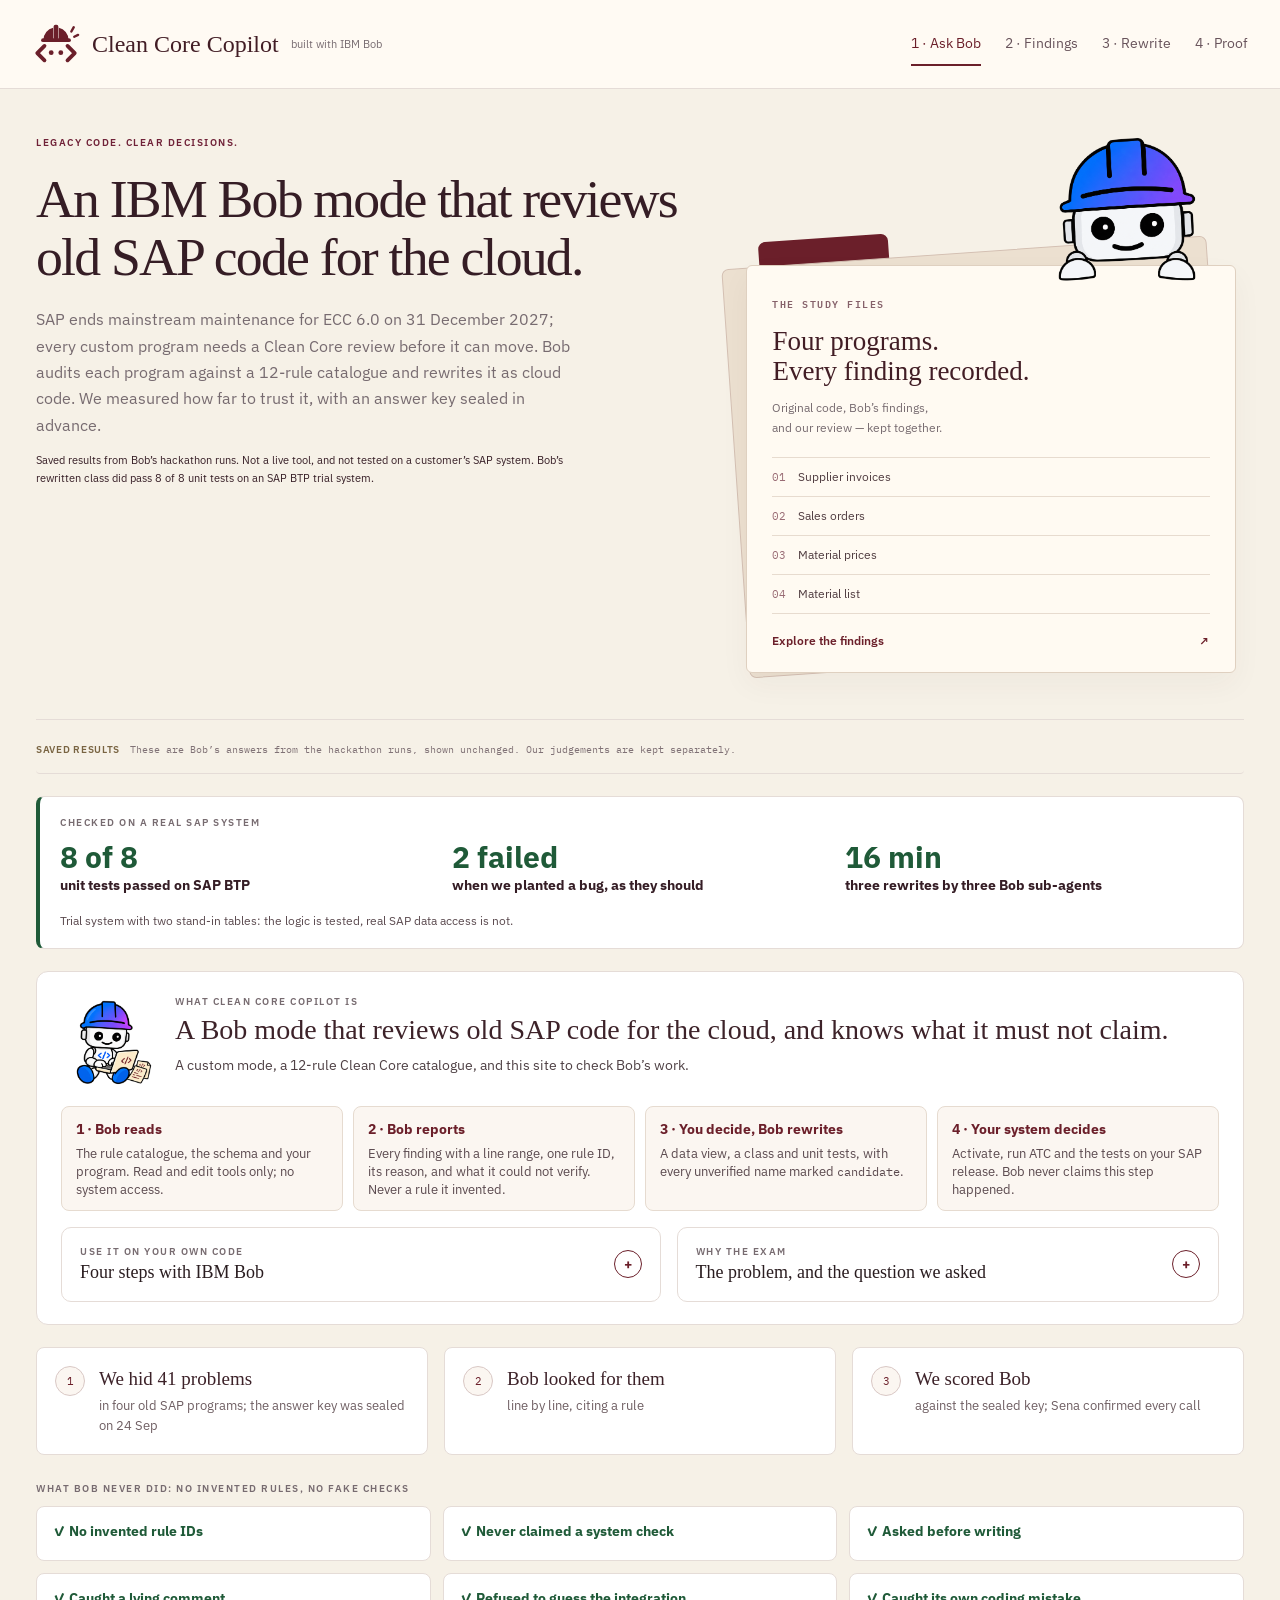
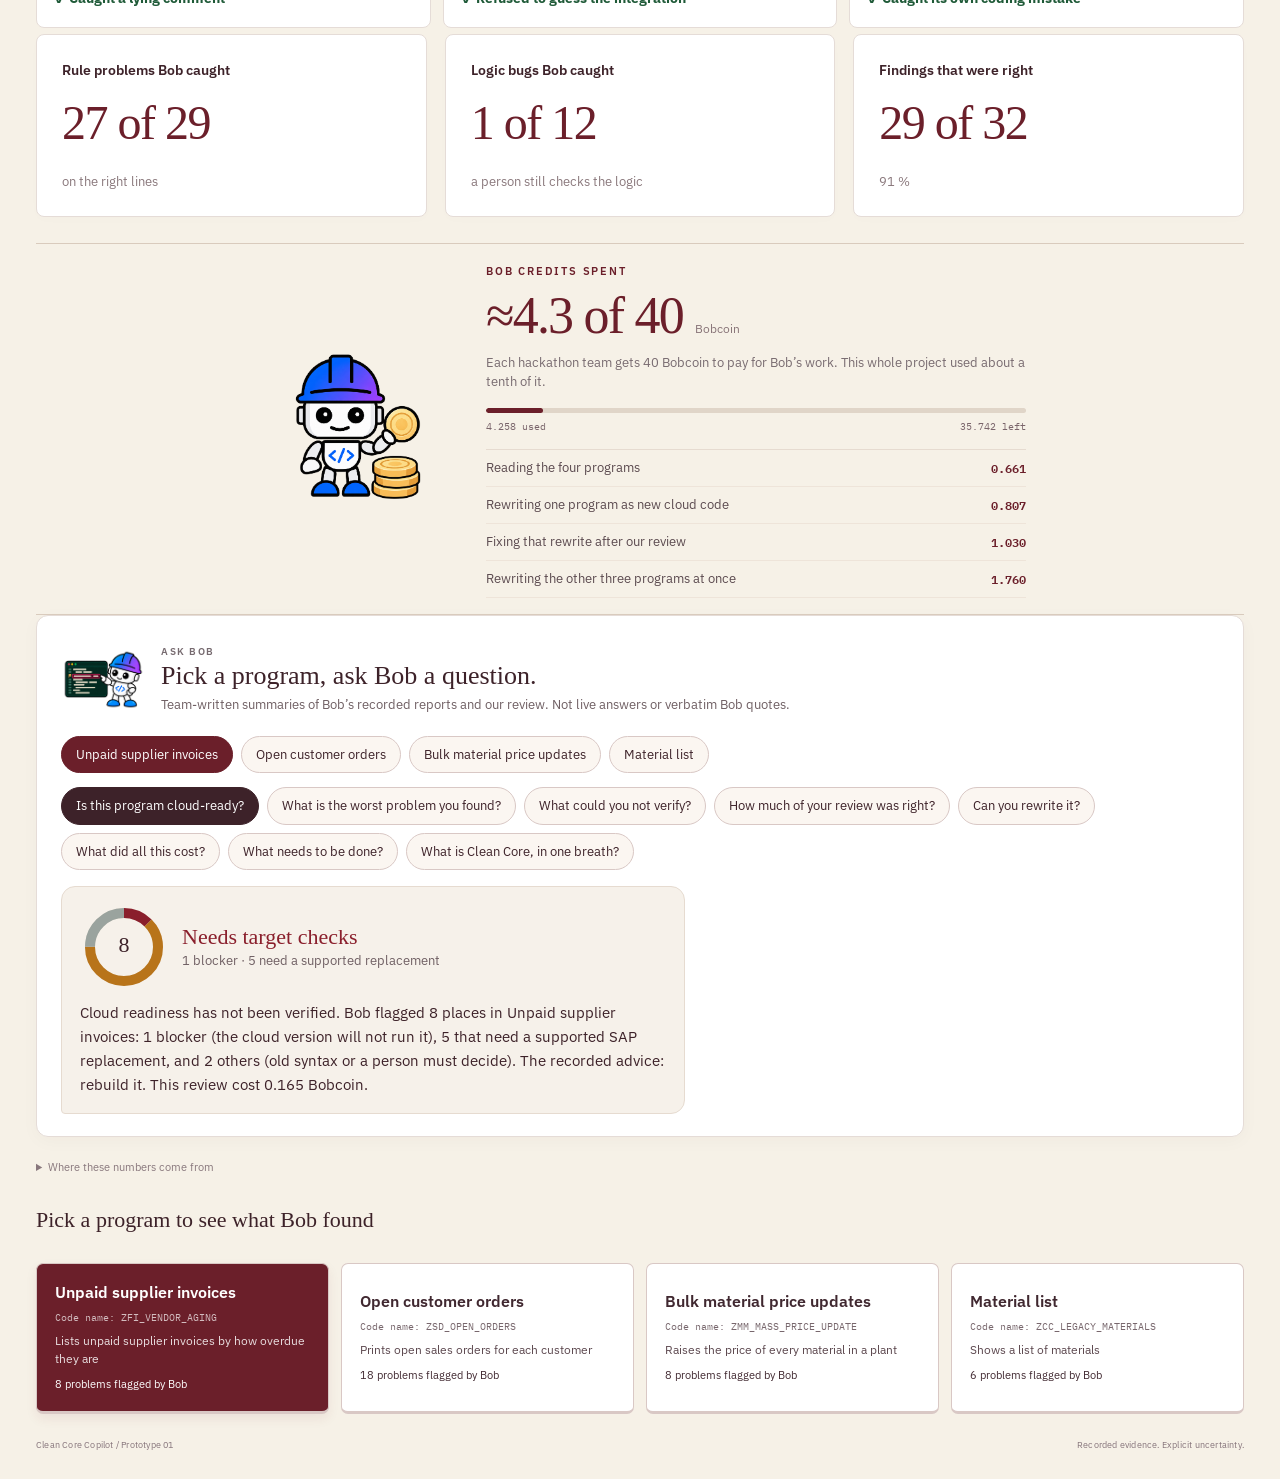
<file: demo-prototype/index.html>
<!doctype html>
<html lang="en">
<head>
<meta charset="utf-8"><link rel="icon" href="assets/clean-core-logo.svg" type="image/svg+xml"><meta name="viewport" content="width=device-width,initial-scale=1">
<title>Clean Core Copilot — Recorded evidence</title>
<style>
:root{--nav:#182922;--nav-muted:#9caea4;--paper:#f6f7f3;--white:#fff;--ink:#21372d;--muted:#718077;--line:#e1e6df;--green:#276448;--mint:#eaf3e9;--orange:#986526;--sand:#fcf3e3;--mono:ui-monospace,SFMono-Regular,Consolas,monospace;--sans:Inter,-apple-system,BlinkMacSystemFont,"Segoe UI",sans-serif}
*{box-sizing:border-box}body{margin:0;background:var(--paper);color:var(--ink);font:14px/1.5 var(--sans)}button,input,select{font:inherit}button{cursor:pointer}button:focus-visible,a:focus-visible,input:focus-visible,select:focus-visible{outline:3px solid #77a785;outline-offset:3px}button{color:inherit}a{color:var(--green)}.app{display:grid;grid-template-columns:220px 1fr;min-height:100vh}.sidebar{background:var(--nav);color:white;padding:31px 22px;display:flex;flex-direction:column;position:sticky;top:0;height:100vh}.brand{display:flex;gap:11px;align-items:center;font-size:16px;letter-spacing:-.4px;font-weight:650;line-height:1.2}.brand small{display:block;color:#a7b9ad;font-size:10px;letter-spacing:2px;font-weight:500;margin-top:6px;text-transform:uppercase}.brand-mark{display:grid;place-items:center;background:#cee4c5;color:var(--nav);border-radius:10px;width:35px;height:38px;font:600 19px var(--mono)}.workspace-label{font-size:10px;color:var(--nav-muted);letter-spacing:1.6px;margin:54px 12px 14px}.nav{display:flex;flex-direction:column;gap:6px}.nav button{border:0;background:none;color:#b7c6bd;text-align:left;border-radius:7px;padding:12px;display:flex;gap:12px;align-items:center}.nav button.active{background:#2e4436;color:#eff8e9}.nav button:hover{background:#263b2f}.nav svg{width:17px;height:17px}.nav-count{margin-left:auto;font:11px var(--mono);padding:2px 6px;border-radius:4px;background:#415b47}.sidebar-bottom{margin-top:auto}.session-card{border:1px solid #3e5146;border-radius:9px;padding:14px;margin-bottom:25px}.session-card .eyebrow{color:#a7b9ad}.session-card p{font-size:12px;color:#c3cfc7;margin:9px 0 0}.session-line{display:flex;gap:7px;align-items:center;font-size:12px;margin-top:9px}.dot{width:6px;height:6px;border-radius:100%;display:inline-block;background:#a7c499}.profile{border-top:1px solid #33483a;display:flex;gap:10px;padding-top:20px;align-items:center}.avatar{border:1px solid #506253;display:grid;place-items:center;border-radius:100%;width:32px;height:32px;color:#d7e2d9;font-size:10px}.profile strong{font-size:12px;font-weight:500}.profile small{display:block;font-size:10px;color:#91a699}.main{min-width:0}.topbar{height:75px;padding:0 38px;display:flex;align-items:center;justify-content:space-between;border-bottom:1px solid var(--line);background:#fafbf8;gap:15px}.breadcrumb{font-size:12px;color:var(--muted);display:flex;gap:12px}.breadcrumb b{font-weight:500;color:var(--ink)}.top-meta{display:flex;align-items:center;gap:14px;font-size:11px;color:var(--muted)}.pill{display:inline-flex;align-items:center;gap:6px;border:1px solid var(--line);border-radius:5px;font-size:10px;padding:4px 8px;white-space:nowrap}.top-meta .pill{color:var(--green);background:#edf4e9;border-color:#dce9d6}.content{padding:32px 38px 24px;max-width:1680px;margin:auto}.intro{display:flex;justify-content:space-between;align-items:end;gap:20px;margin-bottom:25px}.eyebrow{font-size:10px;letter-spacing:1.5px;font-weight:600;text-transform:uppercase;color:var(--muted)}h1{font-size:31px;font-weight:550;letter-spacing:-1.2px;line-height:1.2;margin:8px 0 10px}h2,h3,p{margin-top:0}.intro p{color:var(--muted);font-size:13px;margin-bottom:0}.actions{display:flex;gap:9px;flex-shrink:0}.btn{display:inline-flex;justify-content:center;align-items:center;gap:7px;border:1px solid #d7dfd5;background:white;border-radius:6px;padding:9px 13px;font-size:11px;font-weight:550;min-height:36px}.btn:hover{background:#f0f4ed}.btn.primary{background:var(--green);color:white;border-color:var(--green)}.btn svg{height:14px;width:14px}.notice{border:1px solid #e5ddc8;background:#fbf7ed;border-radius:7px;padding:10px 14px;color:#796442;font-size:11px;display:flex;gap:10px;align-items:center;margin-bottom:24px}.notice b{font-weight:600}.notice span:last-child{margin-left:auto;font:10px var(--mono);white-space:nowrap}.stats{display:grid;grid-template-columns:1.05fr 1.7fr 1fr 1fr;gap:13px;margin-bottom:25px}.stat{background:var(--white);border:1px solid var(--line);border-radius:9px;padding:17px 19px;min-height:115px}.stat-top{display:flex;justify-content:space-between;align-items:center;font-size:11px;color:var(--muted)}.stat-value{font-size:27px;font-weight:550;letter-spacing:-1px;margin-top:8px;line-height:1.2}.stat-value.word{font-size:15px;letter-spacing:-.1px;line-height:1.8}.stat-foot{font-size:10px;color:var(--muted);margin-top:5px}.stat-icon{color:#8b9d8f}.section-heading{display:flex;justify-content:space-between;align-items:center;margin-bottom:12px}.section-heading h2{font-size:15px;font-weight:600;margin:0;letter-spacing:-.25px}.section-heading span{font-size:10px;color:var(--muted)}.review-grid{display:grid;grid-template-columns:minmax(280px,.93fr) minmax(350px,1.35fr);gap:18px;align-items:start}.panel{background:white;border:1px solid var(--line);border-radius:9px;overflow:hidden}.list-toolbar{display:flex;padding:15px;gap:8px;border-bottom:1px solid var(--line)}.search-box{position:relative;flex:1;min-width:80px}.search-box svg{position:absolute;left:9px;top:11px;width:13px;height:13px;color:#819486}.search-box input{border:1px solid var(--line);border-radius:5px;width:100%;padding:8px 8px 8px 29px;background:#fcfdfb;font-size:11px;color:var(--ink)}select{border:1px solid var(--line);border-radius:5px;background:#fcfdfb;color:#607364;padding:7px;font-size:10px;max-width:45%}.list-heading{padding:10px 17px;background:#fafbf8;color:#859185;font:9px var(--mono);letter-spacing:1px;border-bottom:1px solid var(--line);display:flex;justify-content:space-between}.finding{position:relative;width:100%;border:0;border-bottom:1px solid var(--line);background:white;display:block;text-align:left;padding:20px 18px}.finding:last-child{border-bottom:0}.finding:hover{background:#fafcf8}.finding.selected{background:#f0f6ed}.finding.selected:before{content:"";position:absolute;left:0;top:0;bottom:0;width:3px;background:var(--green)}.finding-meta{display:flex;align-items:center;gap:8px;font-size:10px;margin-bottom:8px}.rule{font:10px var(--mono);color:#546d5c}.tag{font-size:9px;border-radius:4px;padding:3px 6px;background:#f6f0e4;color:#956326}.tag.observed{background:#eef0f5;color:#626e84}.finding h3{font-size:13px;line-height:1.5;font-weight:550;letter-spacing:-.15px;margin:0 12px 10px 0;overflow-wrap:anywhere}.finding-footer{display:flex;justify-content:space-between;font-size:10px;color:#7c8c7e}.finding-footer code{font:9px var(--mono)}.arrow{color:#547660}.list-bottom{padding:11px 17px;border-top:1px solid var(--line);color:#8c988d;font-size:10px;display:flex;justify-content:space-between}.detail-head{padding:21px 23px 17px}.detail-heading{display:flex;align-items:center;justify-content:space-between;margin-bottom:12px}.detail-head h2{font-size:20px;letter-spacing:-.5px;line-height:1.35;font-weight:550;margin:0 0 10px;overflow-wrap:anywhere}.detail-head p{font-size:12px;color:#7a887c;margin:0}.tabs{border-top:1px solid var(--line);border-bottom:1px solid var(--line);display:flex;padding:0 22px;gap:25px}.tab{border:0;background:none;padding:13px 0;font-size:11px;color:#7a8a7e;position:relative}.tab.active{color:var(--green);font-weight:600}.tab.active:after{content:"";position:absolute;bottom:-1px;height:2px;left:0;right:0;background:var(--green)}.detail-body{padding:22px}.code-box{border:1px solid #dce4d8;border-radius:6px;overflow:hidden;margin:11px 0 19px}.code-head{display:flex;justify-content:space-between;padding:9px 12px;background:#f4f7f0;font:9px var(--mono);color:#76856f;border-bottom:1px solid #dce4d8;gap:8px;overflow-wrap:anywhere}.code-line{display:flex;background:#f8fbf4;font:11px/1.8 var(--mono);min-height:27px}.line-no{color:#8e9f87;width:38px;flex-shrink:0;text-align:center;border-right:1px solid #e8eddf;user-select:none;padding-top:5px}.line-content{white-space:pre-wrap;overflow-wrap:anywhere;padding:5px 12px;color:#385c39}.caption{font-size:10px;color:var(--muted);margin-top:8px}.subhead{font-size:11px;font-weight:600;margin:18px 0 7px}.body-copy{font-size:12px;color:#607365;line-height:1.7;margin:0}.question-box{background:#fcf8ef;border:1px solid #efe4ce;border-radius:6px;padding:12px 14px;margin-top:18px;color:#88703d;font-size:11px}.question-box strong{display:block;font-size:10px;margin-bottom:5px}.detail-footer{padding:12px 22px;border-top:1px solid var(--line);display:flex;justify-content:space-between;gap:10px;font-size:10px;color:#829080;background:#fcfdfb}.provenance{margin-top:20px;display:flex;gap:22px;align-items:center;justify-content:space-between;border:1px solid var(--line);border-radius:8px;padding:16px 20px;background:#eff3eb}.provenance-label{display:flex;gap:10px;align-items:center;font-size:11px;font-weight:600}.provenance p{font-size:11px;color:#75816d;margin:3px 0 0}.provenance .btn{background:transparent;flex-shrink:0}.foot{display:flex;justify-content:space-between;margin-top:24px;font-size:9px;color:#99a191;letter-spacing:.2px}.empty{padding:40px 20px;text-align:center;color:var(--muted);font-size:12px}.review-select{max-width:100%;width:100%;margin:12px 0;padding:10px}.secondary-view{padding:28px;max-width:900px}.secondary-view h2{font-size:23px;font-weight:500;letter-spacing:-.7px;margin-bottom:8px}.evidence-row{padding:18px 0;border-bottom:1px solid var(--line);display:flex;justify-content:space-between;gap:20px;font-size:12px}.evidence-row span:first-child{color:var(--muted)}.evidence-row span:last-child{text-align:right;overflow-wrap:anywhere;max-width:65%}.check-step{display:flex;gap:16px;padding:24px 0;border-bottom:1px solid var(--line)}.step-number{border:1px solid var(--line);border-radius:50%;width:30px;height:30px;flex-shrink:0;display:grid;place-items:center;font:11px var(--mono);color:var(--green)}.check-step h3{font-size:13px;margin:1px 0 6px}.check-step p{font-size:12px;color:var(--muted);margin:0;max-width:600px}.hidden{display:none!important}.toast{position:fixed;right:28px;bottom:25px;max-width:min(440px,90vw);background:var(--nav);color:white;border-radius:8px;padding:15px 20px;font-size:12px;box-shadow:0 6px 30px #1a332322;z-index:10}.small-link{font-size:11px}.report-name{font-family:var(--mono);font-size:10px;overflow-wrap:anywhere}.mobile-brand{display:none}
@media(min-width:1450px){.content{padding-top:42px}.review-grid{grid-template-columns:1fr 1.4fr}.finding{padding:23px 20px}.detail-body{min-height:310px}}
@media(max-width:1100px){.app{grid-template-columns:185px 1fr}.sidebar{padding:25px 16px}.topbar{padding:0 24px}.content{padding:28px 24px}.review-grid{grid-template-columns:1fr 1.2fr;gap:12px}.stats{gap:9px}.stat{padding:14px}.list-toolbar{flex-wrap:wrap}.list-toolbar select{max-width:100%;width:100%}.intro{align-items:start}.intro h1{font-size:27px}.actions{flex-direction:column}.detail-body{padding:17px}.detail-head{padding:18px}.tabs{padding:0 18px;gap:17px}}
@media(max-width:800px){.app{grid-template-columns:1fr}.sidebar{height:auto;position:static;padding:17px 20px;display:block}.brand{font-size:14px}.brand small,.workspace-label,.sidebar-bottom{display:none}.brand-mark{height:30px;width:30px}.nav{flex-direction:row;margin-top:17px}.nav button{padding:8px 10px;font-size:11px}.nav-count{display:none}.topbar{height:54px;padding:0 20px}.top-meta>span:not(.pill){display:none}.content{padding:24px 20px}.stats{grid-template-columns:1fr 1fr}.review-grid{grid-template-columns:1fr}.intro{flex-wrap:wrap}.actions{flex-direction:row}.notice{align-items:flex-start}.notice span:last-child{display:none}.list-toolbar{flex-wrap:nowrap}.list-toolbar select{width:auto;max-width:45%}.provenance{align-items:flex-start;gap:12px;flex-wrap:wrap}.foot{gap:15px}.detail-body{min-height:240px}}
@media(prefers-reduced-motion:no-preference){button{transition:background .15s}.panel{animation:appear .2s ease}@keyframes appear{from{opacity:.7;transform:translateY(3px)}to{opacity:1;transform:none}}}
.bob-welcome{display:flex;align-items:center;gap:22px;margin-bottom:24px;padding:12px 24px 12px 14px;background:linear-gradient(110deg,#eaf1ff,#f0f4ed 70%);border:1px solid #dce5ed;border-radius:12px}.bob-welcome img{width:112px;height:112px;object-fit:contain;flex-shrink:0}.bob-welcome h2{font-size:19px;font-weight:550;letter-spacing:-.5px;margin:4px 0 6px}.bob-welcome p{font-size:12px;color:#607365;margin:0}.bob-welcome a{display:inline-block;font-size:10px;color:#697c85;margin-top:8px}.bob-welcome .eyebrow{color:#4663a2}@media(max-width:800px){.bob-welcome{gap:12px;padding:12px}.bob-welcome img{width:82px;height:82px}.bob-welcome h2{font-size:17px}}
.bob-trigger{border:0;background:transparent;padding:0;flex-shrink:0;border-radius:10px;display:grid;justify-items:center}.bob-trigger span{font-size:10px;color:var(--green)}.bob-player{margin:0 0 24px;padding:16px;border:1px solid var(--line);border-radius:12px;background:white}.bob-player video{display:block;width:100%;max-width:640px;aspect-ratio:16/9;margin:auto;border-radius:8px;background:#f6f7f3}.bob-player-footer{display:flex;justify-content:space-between;align-items:center;gap:12px;margin-top:10px}.bob-player-footer p{margin:0;font-size:11px;color:var(--muted)}
</style>
<link rel="stylesheet" href="atelier.css?v=review-27sep-4">
</head>
<body class="audit-page">
<svg style="display:none" xmlns="http://www.w3.org/2000/svg"><symbol id="grid" viewBox="0 0 24 24"><rect x="3" y="3" width="7" height="7" rx="1"/><rect x="14" y="3" width="7" height="7" rx="1"/><rect x="3" y="14" width="7" height="7" rx="1"/><rect x="14" y="14" width="7" height="7" rx="1"/></symbol><symbol id="file" viewBox="0 0 24 24"><path d="M6 3h8l4 4v14H6zM14 3v5h4M9 12h6M9 16h6"/></symbol><symbol id="book" viewBox="0 0 24 24"><path d="M12 5c-3-2-6-2-9-1v15c3-1 6-1 9 1 3-2 6-2 9-1V4c-3-1-6-1-9 1v15"/></symbol><symbol id="up" viewBox="0 0 24 24"><path d="M12 16V3m-5 5 5-5 5 5M4 15v6h16v-6"/></symbol><symbol id="down" viewBox="0 0 24 24"><path d="M12 3v13m-5-5 5 5 5-5M4 17v4h16v-4"/></symbol><symbol id="search-icon" viewBox="0 0 24 24"><circle cx="10" cy="10" r="6"/><path d="m15 15 6 6"/></symbol></svg>
<header class="site-nav"><a class="site-brand" href="index.html#overview"><img class="site-logo" src="assets/clean-core-logo.svg" alt="" width="48" height="48">Clean Core Copilot<small>built with IBM Bob</small></a><nav aria-label="Site navigation"><a href="#overview" data-page="overview">1 · Ask Bob</a><a href="#findings" data-page="findings">2 · Findings</a><a href="before-after.html">3 · Rewrite</a><a href="#evidence" data-page="evidence">4 · Proof</a></nav></header><div class="app">
<aside class="sidebar"><div class="brand"><div class="brand-mark">c.</div><div>Clean Core<small>Copilot / Review</small></div></div><div class="workspace-label">WORKSPACE</div><nav class="nav" aria-label="Main navigation"><button class="active" data-view="findings"><svg fill="none" stroke="currentColor" stroke-width="1.5"><use href="#grid"/></svg>Audit findings<span class="nav-count" id="nav-count">03</span></button><button data-view="evidence"><svg fill="none" stroke="currentColor" stroke-width="1.5"><use href="#file"/></svg>Evidence & origin</button><button data-view="guide"><svg fill="none" stroke="currentColor" stroke-width="1.5"><use href="#book"/></svg>Review guide</button></nav><div class="program-switcher"><label for="report-picker" class="workspace-label">LOADED PROGRAMS</label><select id="report-picker" aria-label="Select loaded report"></select><p>Import a report to add a program.</p></div><a class="case-nav" href="before-after.html">Modernization case <span>↗</span></a><div class="sidebar-bottom"><div class="session-card"><div class="eyebrow">Development partner</div><div class="session-line"><span class="dot"></span>IBM Bob 2.0</div><p>Recorded reports and task evidence. Target verification stays separate.</p></div><div class="profile"><span class="avatar">SK</span><div><strong>Sena Köse</strong><small>Solo builder · Hackathon 2026</small></div></div></div></aside>
<main class="main"><header class="topbar"><div class="breadcrumb">Workspace <span>/</span><b id="breadcrumb-current">Audit findings</b></div><div class="top-meta"><span>IBM Bob 2.0 Hackathon</span><span class="pill"><span class="dot"></span>Design prototype</span></div></header>
<div class="content"><div class="intro"><div class="intro-copy"><div class="eyebrow">Legacy code. Clear decisions.</div><h1 id="page-title">Audit workspace</h1><p id="page-subtitle">Follow each finding from source to a reviewable next step.</p><small class="recorded-note">Saved results from Bob’s hackathon runs. Not a live tool, and not tested on a customer’s SAP system. Bob’s rewritten class did pass 8 of 8 unit tests on an SAP BTP trial system.</small></div><div class="mascot-slot" aria-label="Development partner"><span>Every claim,<br>labelled.</span><img data-mascot alt="IBM Bob" hidden width="96" height="96"></div><section id="findings-hero-stage" hidden aria-label="A recorded finding from this program"></section><section class="hero-dossier" hidden aria-label="Four recorded program studies"><img data-mascot data-mascot-src="assets/bob-peeking.png" hidden src="assets/bob-peeking.png" alt="Bob peeking over the study folder" class="dossier-bob"><div class="dossier-sheet"><span class="dossier-kicker">THE STUDY FILES</span><h2>Four programs.<br>Every finding recorded.</h2><p>Original code, Bob’s findings,<br>and our review — kept together.</p><div class="dossier-files"><span><b>01</b> Supplier invoices </span><span><b>02</b> Sales orders </span><span><b>03</b> Material prices </span><span><b>04</b> Material list </span></div><a href="#findings">Explore the findings <span aria-hidden="true">↗</span></a></div></section><div class="actions"><button class="btn" id="import-button"><svg fill="none" stroke="currentColor" stroke-width="1.5"><use href="#up"/></svg>Upload a Bob report</button><button class="btn primary" id="export-button"><svg fill="none" stroke="currentColor" stroke-width="1.5"><use href="#down"/></svg>Download your review</button><input class="hidden" id="file-input" type="file" accept="application/json,.json" aria-label="Choose report JSON"></div></div>
<section id="bob-welcome" class="bob-welcome hidden" aria-label="Meet Bob"><button class="bob-trigger" id="bob-play" aria-label="Play Bob greeting with sound" aria-controls="bob-player" aria-expanded="false"><img data-src="assets/ibm-bob.webp" alt="IBM Bob, the smiling robot in a blue hard hat" width="112" height="112"><span>▶ Meet Bob · sound on</span></button><div><div class="eyebrow">Meet your development partner</div><h2>A little Bob. A clearer next step.</h2><p>Explore the findings, check the evidence, and decide what comes next.</p><a href="https://bob.ibm.com" target="_blank" rel="noopener noreferrer">Bob artwork · IBM ↗</a></div></section>
<section id="bob-player" class="bob-player hidden" aria-label="Bob greeting video"><video id="bob-video" controls playsinline preload="none" data-src="assets/bob-greeting.mp4"><track kind="captions" data-src="assets/bob-greeting.vtt" srclang="en" label="English" default></video><div class="bob-player-footer"><p>AI-animated greeting · “I found something. Let's check it together.”</p><button class="btn" id="bob-stop">Back to Bob</button></div></section>
<div class="notice" role="status"><b id="notice-label">DESIGN DATA</b><span id="notice-copy">Fictional findings for interface preview. No Bob audit or SAP checks have run.</span></div>

<section class="stats report-stats" aria-label="Report overview"><div class="stat"><div class="stat-top">Findings in this report<span class="stat-icon">↗</span></div><div class="stat-value" id="stat-count">03</div><div class="stat-foot" id="stat-count-note">Illustrative examples only</div></div><div class="stat"><div class="stat-top">Target verification<span class="stat-icon">◌</span></div><div class="stat-value word" id="stat-status">Not performed</div><div class="stat-foot" id="stat-target">SAP product & release not specified</div></div><div class="stat"><div class="stat-top">Review decisions<span class="stat-icon">✓</span></div><div class="stat-value" id="stat-review">0<span style="font-size:14px;color:#94a08e"> / 3</span></div><div class="stat-foot">Imported decisions + session edits</div></div><div class="stat"><div class="stat-top">Measured performance<span class="stat-icon">—</span></div><div class="stat-value">—</div><div class="stat-foot">Requires a scored evaluation</div></div></section>
<section id="overview-view" hidden></section><section id="atlas-view" hidden></section><section id="findings-view"><div class="section-heading"><h2>Findings to explore</h2><span class="report-name" id="program-name">ZDEMO_ORDER_REVIEW · design sample</span></div><div class="review-grid"><section class="panel" aria-label="Findings list"><div class="list-toolbar"><div class="search-box"><svg fill="none" stroke="currentColor" stroke-width="1.5"><use href="#search-icon"/></svg><input id="search" type="search" placeholder="Search Bob’s findings…" aria-label="Search findings"></div><select id="filter" aria-label="Filter verification status"><option value="all">All findings</option><option value="needs_verification">Needs verification</option><option value="observed">Observed</option><option value="verified_on_target">Reported verified</option></select></div><div class="list-heading"><span>RULE / FINDING</span><span>LOCATION</span></div><div id="finding-list"></div><div class="list-bottom"><span id="list-count"></span><span>Evidence before conclusions</span></div></section><section class="panel" id="detail" aria-label="Finding detail"></section></div><section class="missed-section" aria-labelledby="missed-title"><div class="missed-intro"><div class="missed-art" id="missed-art" hidden><img id="missed-bob" alt="" width="260" height="260"></div><div class="missed-copy"><div class="eyebrow">A second pair of eyes</div><h2 id="missed-title">Missed by Bob<span>Found by you.</span></h2><p>Every program had problems Bob did not report. Our sealed answer key lists them below. Found another one? Add it as your own note.</p><div class="missed-meta"><span id="missed-count">0 review notes</span><span>Separate from Bob’s report</span></div></div></div><div id="missed-list" aria-live="polite"></div><details class="missed-compose" id="missed-compose"><summary><span>＋ Add a missed issue</span><span class="compose-hint">Your review</span></summary><div class="missed-form"><label for="missed-input">What did Bob miss?</label><textarea id="missed-input" rows="3" maxlength="4000" placeholder="Describe the issue and, if possible, the code line…" aria-describedby="missed-help"></textarea><div class="missed-form-footer"><p id="missed-help">Your note is not a verified finding. It goes into your review file: use “Download your review” on the Proof page to keep it.</p><button class="btn primary" id="add-missed">Save review note ↗</button></div></div></details></section><div class="provenance"><div><div class="provenance-label"><span>↳</span> A report you can trace</div><p id="trace-copy">Source evidence, open questions and review decisions stay together.</p></div><button class="btn" id="open-evidence">View report origin <span>↗</span></button></div></section>
<section id="evidence-view" class="panel secondary-view hidden"><div class="eyebrow">Traceability</div><h2>What this report can prove</h2><p class="body-copy">Keep the origin of a claim separate from its verification.</p><div id="evidence-rows"></div><div class="question-box"><strong>No independent system verification</strong>This interface displays report contents. A status in an imported file is not a substitute for a syntax-check or ATC execution record.</div><button class="btn" id="reset-button" style="margin-top:22px">Load design example</button></section>
<section id="guide-view" class="panel secondary-view hidden"><div class="eyebrow">A careful review</div><h2>Three questions, every finding.</h2><p class="body-copy">Use the report to support a decision, with uncertainty left visible.</p><div class="check-step"><span class="step-number">01</span><div><h3>Does the source support the claim?</h3><p>Check the rule, the source location and the reasoning. A matching keyword is only a starting point.</p></div></div><div class="check-step"><span class="step-number">02</span><div><h3>Does the recommendation fit this target?</h3><p>Confirm the SAP product, release and API contract. Keep an unverified replacement as an open question.</p></div></div><div class="check-step"><span class="step-number">03</span><div><h3>What has actually been checked?</h3><p>Record a review decision separately from target-system verification. Report measured results only after an evaluation.</p></div></div><p class="caption" style="margin-top:20px">This prototype is a viewer for recorded findings. It does not execute an audit.</p></section>
<footer class="foot"><span>Clean Core Copilot / Prototype 01</span><span>Recorded evidence. Explicit uncertainty.</span></footer></div></main></div><div id="toast" class="toast hidden" role="alert"></div>
<script src="demo-config.js?v=plain-language-2"></script>
<script>
'use strict';
const $=id=>document.getElementById(id);
const esc=v=>String(v??'').replace(/[&<>"']/g,c=>({'&':'&amp;','<':'&lt;','>':'&gt;','"':'&quot;',"'":'&#39;'}[c]));
const sample={program:'ZDEMO_ORDER_REVIEW',source_file:'design-example.abap',target:{product:'unknown',release:'unknown',language_version:'ABAP for Cloud Development'},provenance:{produced_by:'design_example',bob_session:null,catalogue_version:'Illustrative only',reviewed_by_human:false},summary:{status:'Needs target verification',draft_verdict_hint:'Refactor',human_must_decide:['Confirm the target product and release before selecting replacement APIs.']},findings:[
{id:'DEMO-01',rule:'CC-01',title:'Review the direct table dependency',line_start:12,line_end:14,evidence:'SELECT order_id, customer_id\n  FROM demo_order_store\n  INTO TABLE @lt_orders.',reason:'This fictional example illustrates a dependency that needs a target-specific review. The statement alone does not establish the release status of the referenced object.',suggested_action:'Identify a suitable interface for the required fields, then check its release contract on the target system. No specific replacement is asserted here.',effort:'M',verification_status:'needs_verification',unknowns:['Target product and release are not specified.','The example object is fictional; no API release check has been performed.'],human_review:'not_reviewed'},
{id:'DEMO-02',rule:'CC-09',title:'Separate list output from business logic',line_start:22,line_end:22,evidence:"WRITE: / 'Orders:', lines( lt_orders ).",reason:'The sample uses classic list output. A target application needs an explicit choice of presentation and execution model.',suggested_action:'Keep the data selection separate from presentation. Decide whether a service, UI or background output meets the actual user need.',effort:'S',verification_status:'observed',unknowns:['The intended user interaction has not been specified.'],human_review:'not_reviewed'},
{id:'DEMO-03',rule:'Unclassified',title:'Make the empty-result behavior explicit',line_start:19,line_end:19,evidence:'CHECK lt_orders IS NOT INITIAL.',reason:'The fictional program stops processing when no rows are found. Whether a message or an empty export is needed is a business decision, not an established defect.',suggested_action:'Agree on the empty-result behavior with the reviewer and document it before changing the implementation.',effort:'S',verification_status:'needs_verification',unknowns:['No empty-result requirement is available.'],human_review:'not_reviewed'}]};
let report=structuredClone(sample),isDesign=true,selected='DEMO-01',activeTab='source',activeView='findings';
let rawText=JSON.stringify(sample,null,2),reviews=new Map(),missed=[];
// Keep raw output and review overlays isolated for each imported run.
const loadedReports=new Map();let activeReportKey='design',reportSequence=0;
function saveActiveReport(){loadedReports.set(activeReportKey,{report,rawText,reviews,missed,isDesign,selected});}
function renderReportPicker(){const picker=$('report-picker');picker.replaceChildren();for(const [key,state] of loadedReports){const option=document.createElement('option');option.value=key;option.textContent=state.report.program+(state.isDesign?' · design example':' · import '+key);picker.append(option);}picker.value=activeReportKey;}
function switchReport(key){if(!loadedReports.has(key))return;saveActiveReport();activeReportKey=key;({report,rawText,reviews,missed,isDesign,selected}=loadedReports.get(key));activeTab='source';$('search').value='';$('filter').value='all';$('missed-input').value='';renderMissed();renderStats();renderList();navigate('findings');renderReportPicker();}
saveActiveReport();renderReportPicker();$('report-picker').addEventListener('change',e=>switchReport(e.target.value));
const reviewOf=f=>reviews.get(f.id)??f.human_review??'not_reviewed';
function renderMissed(){const imported=report.missed_by_bob||[];const notes=[...imported.map(x=>[x,'Imported note']),...missed.map(x=>[x,'Your note'])];$('missed-count').textContent=notes.length+' review note'+(notes.length===1?'':'s');$('missed-list').innerHTML=notes.map(([x,label],i)=>`<article class="missed-note"><span class="missed-note-number">${String(i+1).padStart(2,'0')}</span><div><span class="eyebrow">${esc(label)}</span><p>${esc(x)}</p></div></article>`).join('')||'<p class="missed-empty">No review notes yet. This does not mean Bob found every issue.</p>';}
if(window.CLEAN_CORE_DEMO_CONFIG?.SHOW_MASCOT===true){$('missed-bob').src='assets/bob-missed.png';$('missed-art').hidden=false;}

const statusText={observed:'Observed in source',needs_verification:'Needs verification',verified_on_target:'Reported verified'};
function notify(message){$('toast').textContent=message;$('toast').classList.remove('hidden');clearTimeout(notify.timer);notify.timer=setTimeout(()=>$('toast').classList.add('hidden'),4500)}
function findingTitle(f){return f.title||f.reason||f.rule}
function renderStats(){const count=report.findings.length;const reviewed=report.findings.filter(f=>['correct','incorrect','partially_correct'].includes(reviewOf(f))).length;$('stat-count').textContent=String(count).padStart(2,'0');$('nav-count').textContent=String(count).padStart(2,'0');$('stat-review').innerHTML=`${reviewed}<span style="font-size:14px;color:#94a08e"> / ${count}</span>`;$('stat-count-note').textContent=isDesign?'Illustrative examples only':'From the imported report';$('stat-status').textContent=isDesign?'Not performed':report.summary.status==='Verified on target'?'Reported as verified':'Needs target verification';$('stat-target').textContent=`${report.target.product} · ${report.target.release}`;$('program-name').textContent=report.program+(isDesign?' · design sample':'');$('notice-label').textContent=isDesign?'DESIGN DATA':'IMPORTED REPORT';$('notice-copy').textContent=isDesign?'Fictional findings for interface preview. No Bob audit or SAP checks have run.':'Recorded data from your file. Verification claims have not been independently checked.';}
function renderList(){const term=$('search').value.trim().toLowerCase(),filter=$('filter').value;const items=report.findings.filter(f=>(filter==='all'||f.verification_status===filter)&&[f.rule,f.id,f.reason,f.title,f.evidence].join(' ').toLowerCase().includes(term));if(!items.some(f=>f.id===selected))selected=items[0]?.id??null;$('finding-list').innerHTML=items.map(f=>`<button class="finding ${f.id===selected?'selected':''}" data-id="${esc(f.id)}" aria-pressed="${f.id===selected}"><div class="finding-meta"><span class="rule">${esc(f.rule)}</span><span class="tag ${f.verification_status==='observed'?'observed':''}">${esc(statusText[f.verification_status])}</span></div><h3>${esc(findingTitle(f))}</h3><p class="caption">Review: ${esc(reviewOf(f).replaceAll('_',' '))}</p><div class="finding-footer"><code>L${f.line_start}${f.line_end!==f.line_start?'–'+f.line_end:''} · ${esc(f.id)}</code><span>Effort ${esc(f.effort)} <span class="arrow">↗</span></span></div></button>`).join('')||'<div class="empty">No findings match these filters.</div>';$('list-count').textContent=`${items.length} of ${report.findings.length} findings`;$('finding-list').querySelectorAll('button').forEach(b=>b.addEventListener('click',()=>{selected=b.dataset.id;renderList()}));renderDetail();}
function renderDetail(){const f=report.findings.find(x=>x.id===selected);if(!f){$('detail').innerHTML='<div class="empty">Select a different filter to explore the report.</div>';return}let body='';if(activeTab==='source'){body=`<div class="eyebrow">Reported source evidence</div><div class="code-box"><div class="code-head"><span>${esc(report.source_file)}</span><span>L${f.line_start}–${f.line_end}</span></div>${f.evidence.split('\n').map((line,i)=>`<div class="code-line"><span class="line-no">${i===0?f.line_start:'·'}</span><span class="line-content">${esc(line)||' '}</span></div>`).join('')}</div><p class="caption">Excerpt supplied by the report; source file not independently loaded.</p><h3 class="subhead">Why this deserves a review</h3><p class="body-copy">${esc(f.reason)}</p>`}else if(activeTab==='recommendation'){body=`<div class="eyebrow">Proposed next step</div><h3 class="subhead">A recommendation to validate</h3><p class="body-copy">${esc(f.suggested_action)}</p><div class="question-box"><strong>Target context</strong>${esc(report.target.product)} / ${esc(report.target.release)}<br>${esc(report.target.language_version)}</div>`;if(f.source_url){try{const u=new URL(f.source_url);if(['https:','http:'].includes(u.protocol))body+=`<p style="margin-top:15px"><a class="small-link" href="${esc(u.href)}" target="_blank" rel="noopener noreferrer">Open cited reference ↗</a></p>`}catch{}}}else{body=`<div class="eyebrow">Review decision</div><h3 class="subhead">How well does this finding hold up?</h3><p class="body-copy">Record your assessment of the claim. This does not mark the code as verified on SAP.</p><label class="caption" for="review-decision">Assessment</label><select class="review-select" id="review-decision"><option value="not_reviewed">Not reviewed</option><option value="correct">Correct</option><option value="partially_correct">Partially correct</option><option value="incorrect">Incorrect</option></select><p class="caption">Raw output stays unchanged. Export JSON saves the original report and a separate review overlay.${isDesign?' This is a design exercise, not a scored result.':''}</p>`}body+=`<div class="question-box"><strong>Still to establish</strong>${f.unknowns.length?f.unknowns.map(x=>esc(x)).join('<br>'):'No open questions recorded. This does not independently prove completeness.'}</div>`;$('detail').innerHTML=`<div class="detail-head"><div class="detail-heading"><span class="rule">${esc(f.rule)} / ${esc(f.id)}</span><span class="pill">${esc(statusText[f.verification_status])}</span></div><h2>${esc(findingTitle(f))}</h2><p>${isDesign?'Design example':'Imported finding'} · Source range ${f.line_start}–${f.line_end}</p></div><div class="tabs" role="tablist" aria-label="Finding sections">${[['source','Source & reason'],['recommendation','Recommendation'],['review','Review']].map(([v,l])=>`<button class="tab ${activeTab===v?'active':''}" role="tab" aria-selected="${activeTab===v}" data-tab="${v}">${l}</button>`).join('')}</div><div class="detail-body" role="tabpanel">${body}</div><div class="detail-footer"><span>Planning effort: ${esc(f.effort)}</span><span>${isDesign?'Not a Bob-generated finding':'Status supplied by imported file'}</span></div>`;$('detail').querySelectorAll('[data-tab]').forEach(b=>b.addEventListener('click',()=>{activeTab=b.dataset.tab;renderDetail()}));if($('review-decision')){$('review-decision').value=reviewOf(f);$('review-decision').addEventListener('change',e=>{reviews.set(f.id,e.target.value);renderStats();renderList();notify('Review decision updated in this session. Export to save it.');})}}
function renderEvidence(){const rows=[['Report',report.program],['Source',report.source_file],['Origin',isDesign?'Fictional design example':report.provenance.produced_by],['Bob session',report.provenance.bob_session||'Not supplied'],['Catalogue version',report.provenance.catalogue_version],['Human review declared in file',report.provenance.reviewed_by_human?'Yes — unverified declaration':'No'],['System checks available in this viewer','None'],['Raw output','Preserved unchanged; session reviews exported separately'],['Measured precision / recall','Not available']];$('evidence-rows').innerHTML=rows.map(([a,b])=>`<div class="evidence-row"><span>${esc(a)}</span><span>${esc(b)}</span></div>`).join('')}
function navigate(view){activeView=view;['findings','evidence','guide'].forEach(v=>$(v+'-view').classList.toggle('hidden',v!==view));document.querySelectorAll('[data-view]').forEach(b=>{b.classList.toggle('active',b.dataset.view===view);if(b.dataset.view===view)b.setAttribute('aria-current','page');else b.removeAttribute('aria-current')});const titles={findings:['Audit workspace','Follow each finding from source to a reviewable next step.','Audit findings'],evidence:['Evidence & origin','Understand what was recorded, and what still needs a check.','Evidence & origin'],guide:['Review guide','A consistent way to assess every claim.','Review guide']};$('page-title').textContent=titles[view][0];$('page-subtitle').textContent=titles[view][1];$('breadcrumb-current').textContent=titles[view][2];if(view==='evidence')renderEvidence()}
function validate(r){const str=v=>typeof v==='string';if(!r||!str(r.program)||!str(r.source_file)||!r.target||!['product','release','language_version'].every(k=>str(r.target[k]))||!r.provenance||!str(r.provenance.produced_by)||!str(r.provenance.catalogue_version)||typeof r.provenance.reviewed_by_human!=='boolean'||!(r.provenance.bob_session===null||str(r.provenance.bob_session))||!r.summary||!['Needs target verification','Verified on target'].includes(r.summary.status)||!Array.isArray(r.findings)||r.findings.length>500)throw Error('Choose a report matching the project report structure (up to 500 findings).');if(r.missed_by_bob!==undefined&&(!Array.isArray(r.missed_by_bob)||!r.missed_by_bob.every(str)))throw Error('missed_by_bob must be an array of strings.');const ids=new Set;for(const f of r.findings){if(!f||!['id','rule','evidence','reason','suggested_action'].every(k=>str(f[k]))||!f.id||ids.has(f.id)||!Number.isInteger(f.line_start)||!Number.isInteger(f.line_end)||f.line_start<1||f.line_end<f.line_start||!Object.hasOwn(statusText,f.verification_status)||!['S','M','L'].includes(f.effort)||!Array.isArray(f.unknowns)||!f.unknowns.every(str)||f.title!==undefined&&!str(f.title))throw Error('A finding has missing or invalid fields, source lines or a duplicate ID.');if(f.human_review!==undefined&&!['not_reviewed','correct','incorrect','partially_correct'].includes(f.human_review))throw Error('A finding has an invalid review decision.');ids.add(f.id)}return r;}
$('import-button').addEventListener('click',()=>$('file-input').click());$('file-input').addEventListener('change',async e=>{const file=e.target.files[0];if(!file)return;try{if(file.size>2000000)throw Error('Choose a JSON file smaller than 2 MB.');const text=await file.text();const parsed=JSON.parse(text);let next,overlay={};let original=text;if(parsed.format==='clean-core-review-bundle-v1'){if(typeof parsed.raw_report_text!=='string')throw Error('Bundle has no original report text.');original=parsed.raw_report_text;next=validate(JSON.parse(original));overlay=parsed.review_overlay;if(!overlay||!Array.isArray(overlay.findings)||!Array.isArray(overlay.missed_by_bob)||!overlay.missed_by_bob.every(x=>typeof x==='string'))throw Error('Invalid review overlay.');const seen=new Set();for(const f of overlay.findings){if(!f||!next.findings.some(x=>x.id===f.id)||seen.has(f.id)||!['not_reviewed','correct','incorrect','partially_correct'].includes(f.human_review))throw Error('Invalid review overlay decision.');seen.add(f.id);}}else{next=validate(parsed);}saveActiveReport();activeReportKey=String(++reportSequence);report=next;rawText=original;reviews=new Map((overlay.findings||[]).map(f=>[f.id,f.human_review]));missed=[...(overlay.missed_by_bob||[])];renderMissed();isDesign=next.provenance.produced_by==='design_example';selected=report.findings[0]?.id??null;activeTab='source';$('search').value='';$('filter').value='all';renderStats();renderList();navigate('findings');saveActiveReport();renderReportPicker();location.hash='#findings';$('missed-input').value='';notify('Report added locally. Switch between imports using Report; export each review to save it.')}catch(error){notify(error instanceof SyntaxError?'This file is not valid JSON.':error.message)}finally{e.target.value=''}});
$('export-button').addEventListener('click',()=>{const blob=new Blob([JSON.stringify({format:'clean-core-review-bundle-v1',raw_report_text:rawText,review_overlay:{findings:[...reviews].map(([id,human_review])=>({id,human_review})),missed_by_bob:[...missed]}},null,2)],{type:'application/json'});const url=URL.createObjectURL(blob);const a=document.createElement('a');a.href=url;a.download=(isDesign?'design-example':report.program.replace(/[^a-z0-9_-]/gi,'_'))+'-review-bundle.json';a.click();setTimeout(()=>URL.revokeObjectURL(url),1000);notify(isDesign?'Design example exported — not Bob audit evidence.':'Original report and separate session review overlay exported.')});
$('search').addEventListener('input',renderList);$('filter').addEventListener('change',renderList);document.querySelectorAll('[data-view]').forEach(b=>b.addEventListener('click',()=>navigate(b.dataset.view)));$('open-evidence').addEventListener('click',()=>navigate('evidence'));$('reset-button').addEventListener('click',()=>{switchReport('design');notify('Design example selected. Imported reports remain in the report selector.');});$('add-missed').addEventListener('click',()=>{const note=$('missed-input').value.trim();if(!note){$('missed-input').focus();notify('Describe the missed issue first.');return;}missed.push(note);$('missed-input').value='';renderMissed();notify('Omission added to session review notes. Export to save.');});renderMissed();renderStats();renderList();navigate('findings');
const showMascot=window.CLEAN_CORE_DEMO_CONFIG?.SHOW_MASCOT===true && window.CLEAN_CORE_DEMO_CONFIG?.SHOW_MASCOT_GREETING===true;
if(showMascot){
 $('bob-welcome').querySelectorAll('[data-src]').forEach(el=>el.src=el.dataset.src);
 $('bob-player').querySelectorAll('[data-src]').forEach(el=>el.src=el.dataset.src);
 $('bob-welcome').classList.remove('hidden');
}
const bobVideo=$('bob-video');
function closeBob(){bobVideo.pause();bobVideo.currentTime=0;$('bob-player').classList.add('hidden');$('bob-play').classList.remove('hidden');$('bob-play').setAttribute('aria-expanded','false');}
$('bob-play').addEventListener('click',async()=>{if(!showMascot)return;$('bob-player').classList.remove('hidden');$('bob-play').classList.add('hidden');$('bob-play').setAttribute('aria-expanded','true');bobVideo.currentTime=0;bobVideo.muted=false;try{await bobVideo.play()}catch{closeBob();notify('Could not play the greeting. Please try again.');}});
bobVideo.addEventListener('ended',closeBob);bobVideo.addEventListener('error',()=>{closeBob();notify('The Bob greeting could not be loaded.');});
$('bob-stop').addEventListener('click',()=>{closeBob();$('bob-play').focus()});
</script>
<script src="workspace.js?v=review-27sep-4"></script>
</body>
</html>
</file>
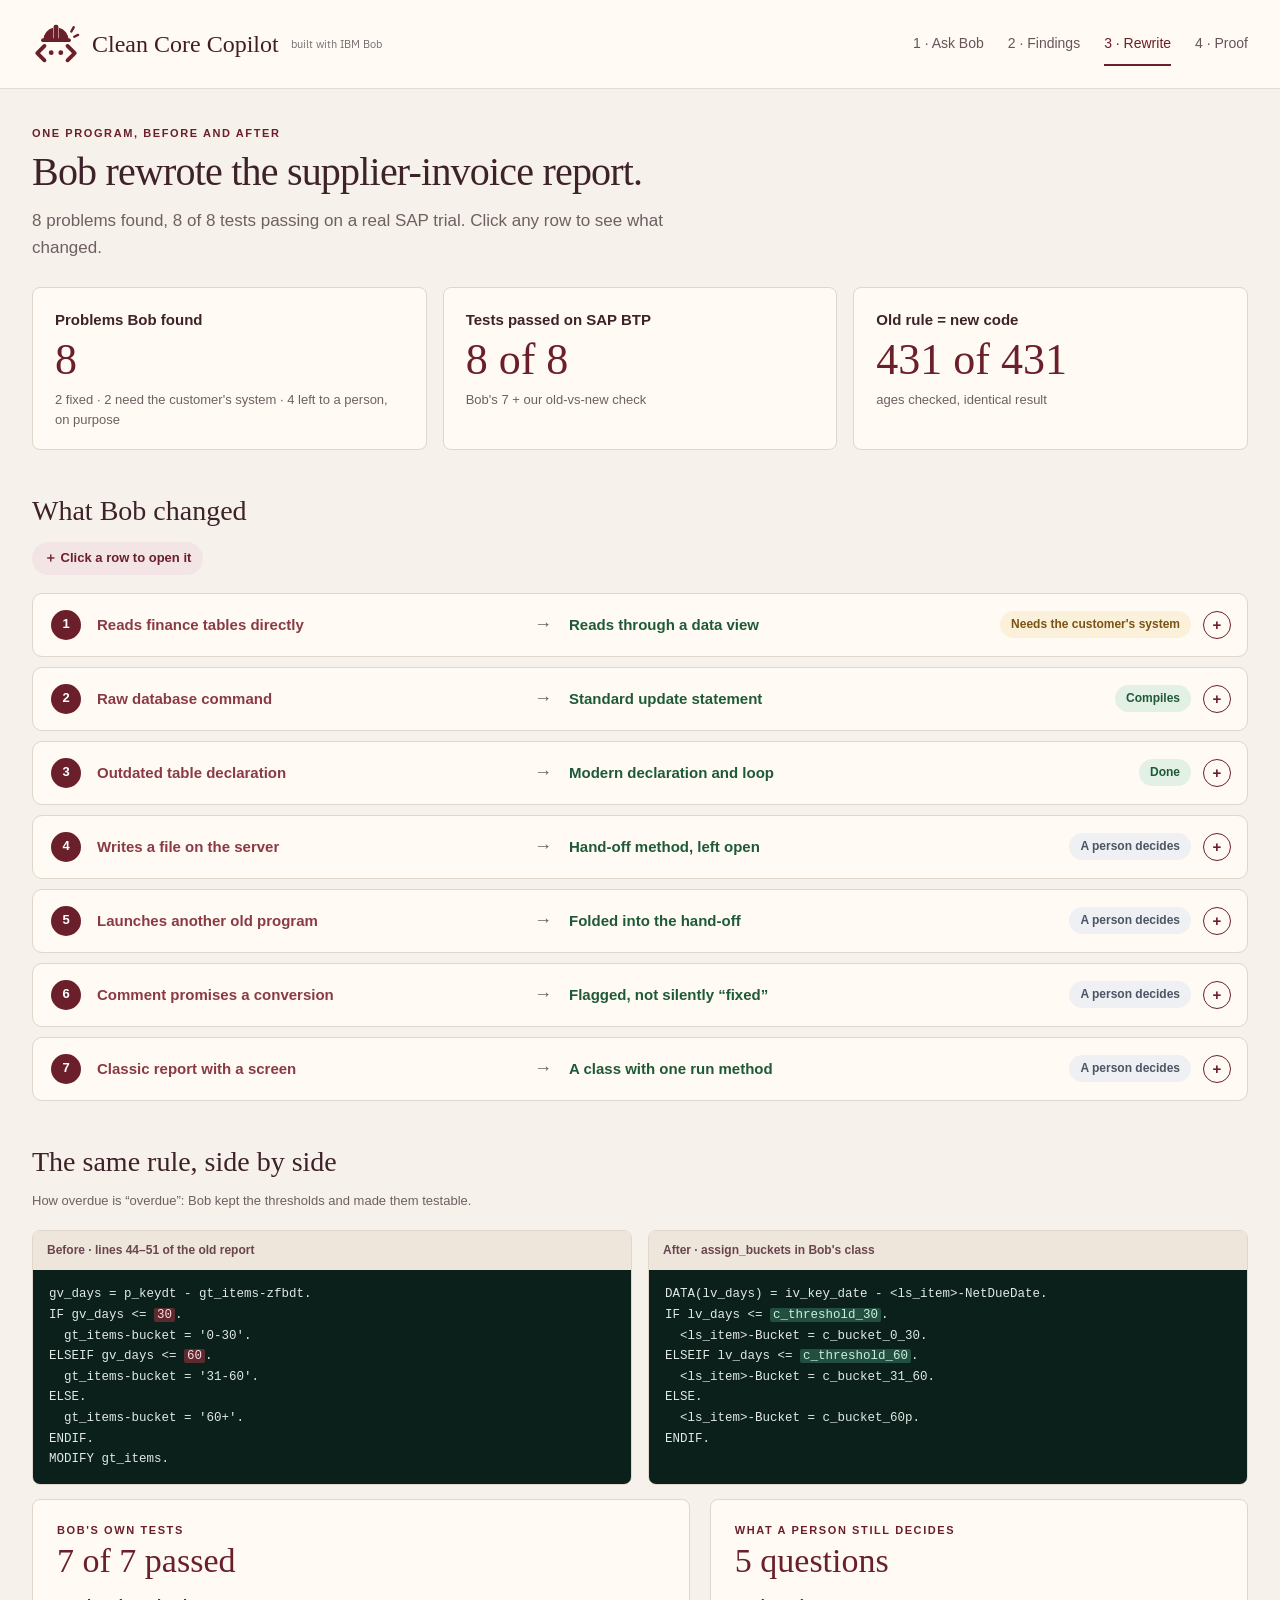
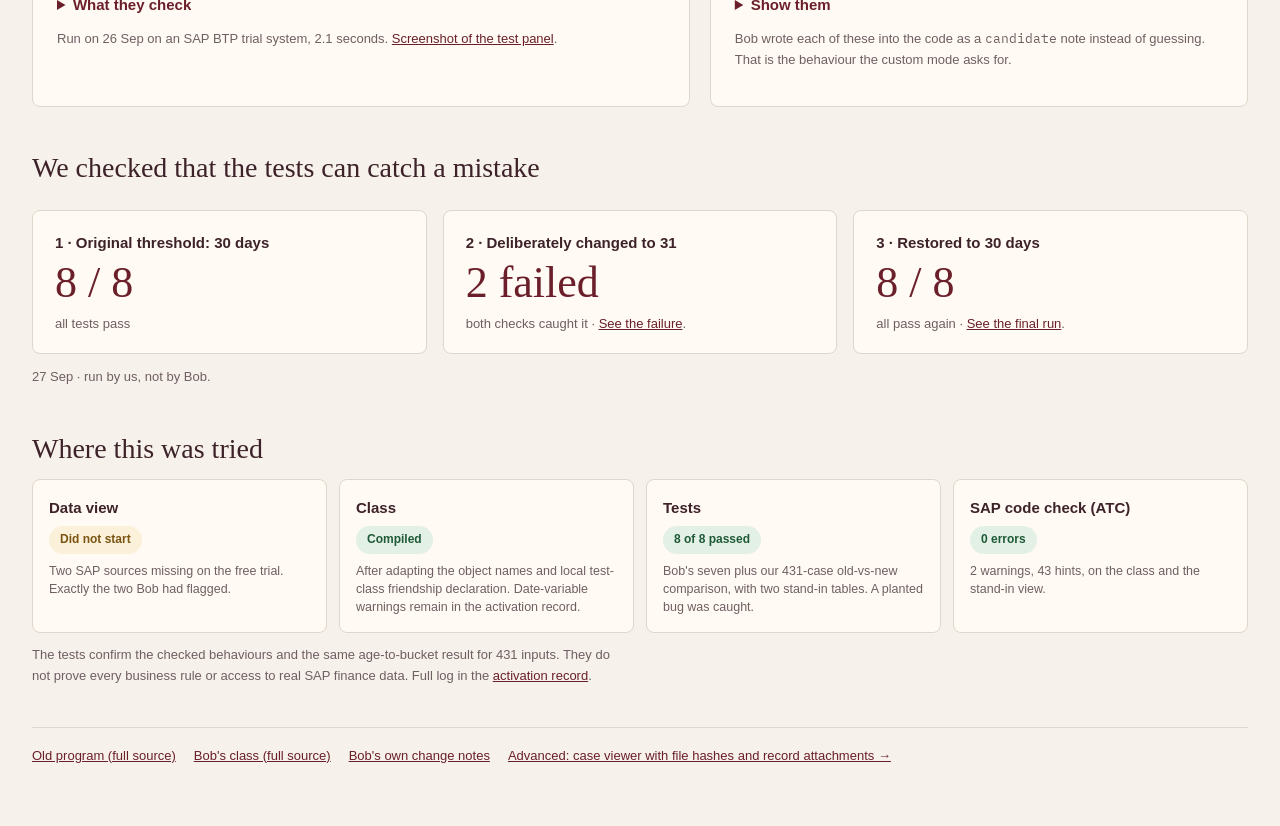
<file: demo-prototype/before-after.html>
<!doctype html>
<html lang="en">
<head>
<meta charset="utf-8"><link rel="icon" href="assets/clean-core-logo.svg" type="image/svg+xml"><meta name="viewport" content="width=device-width,initial-scale=1">
<title>Before / after · Clean Core Copilot</title>
<link rel="stylesheet" href="atelier.css?v=review-27sep-4">
<style>
:root{--ba-ink:#3d2229;--ba-muted:#6f5f63;--ba-wine:#6b1f2a;--ba-line:#e1d6cb;--ba-paper:#f6f1ea;--ba-white:#fffaf3;--ba-good:#1f5a38;--ba-goodbg:#e3f0e6;--ba-wait:#7a5412;--ba-waitbg:#fbf0d9;--ba-human:#4b5563;--ba-humanbg:#eef0f3}
body{margin:0;background:var(--ba-paper);color:var(--ba-ink);font:15px/1.6 Inter,-apple-system,BlinkMacSystemFont,"Segoe UI",sans-serif}
.ba{max-width:1240px;margin:0 auto;padding:36px 32px 60px}
.ba h1{font:44px/1.15 Georgia,serif;letter-spacing:-.8px;margin:6px 0 12px}
.ba h2{font:28px/1.2 Georgia,serif;margin:44px 0 8px}
.ba .lead{font-size:17px;color:var(--ba-muted);max-width:72ch;margin:0 0 6px}
.ba .note{font-size:13px;color:var(--ba-muted);max-width:80ch}
.eyebrow{font-size:11px;letter-spacing:1.6px;text-transform:uppercase;color:var(--ba-wine);font-weight:600}
.ba-strip{display:grid;grid-template-columns:repeat(3,minmax(0,1fr));gap:16px;margin:26px 0 8px}
.ba-strip article{background:var(--ba-white);border:1px solid var(--ba-line);border-radius:8px;padding:20px 22px}
.ba-strip strong{display:block;font:44px/1.1 Georgia,serif;color:var(--ba-wine);margin:4px 0 6px}
.ba-strip span{font-weight:600}
.ba-strip small{display:block;color:var(--ba-muted);font-size:13px;line-height:1.5}
.ba-table{width:100%;border-collapse:separate;border-spacing:0;background:var(--ba-white);border:1px solid var(--ba-line);border-radius:8px;overflow:hidden;margin-top:14px}
.ba-table th{text-align:left;font-size:12px;letter-spacing:.6px;text-transform:uppercase;color:#694550;background:#efe6db;padding:14px 16px}
.ba-table td{padding:16px;border-top:1px solid var(--ba-line);vertical-align:top;font-size:14px;line-height:1.5}
.ba-table td:first-child{width:34%}.ba-table td:nth-child(2){width:38%}
.ba-table b{display:block;font-weight:600;margin-bottom:4px}
.ba-table code{font:12px/1.6 ui-monospace,SFMono-Regular,Menlo,monospace;color:#385c39;background:#f1f5ee;padding:1px 5px;border-radius:3px}
.ba-line{display:block;font:11px ui-monospace,Menlo,monospace;color:var(--ba-muted);margin-top:6px}
.tag{display:inline-block;font-size:12px;font-weight:600;border-radius:999px;padding:4px 11px;white-space:nowrap}
.tag.good{background:var(--ba-goodbg);color:var(--ba-good)}.tag.wait{background:var(--ba-waitbg);color:var(--ba-wait)}.tag.human{background:var(--ba-humanbg);color:var(--ba-human)}
.tag+small{display:block;margin-top:8px;color:var(--ba-muted);font-size:12px;line-height:1.45}
.ba-pair{display:grid;grid-template-columns:1fr 1fr;gap:16px;margin:18px 0 6px}
.ba-pair figure{margin:0;background:var(--ba-white);border:1px solid var(--ba-line);border-radius:8px;overflow:hidden}
.ba-pair figcaption{padding:10px 14px;font-size:12px;font-weight:600;color:#694550;background:#efe6db}
.ba-pair pre{margin:0;padding:14px 16px;background:#0b1f1b;color:#e0e9e3;font:12.5px/1.65 ui-monospace,SFMono-Regular,Menlo,monospace;overflow:auto;white-space:pre}
.ba-pair mark{background:#5b2b30;color:#ffd9de;padding:0 3px;border-radius:2px}.ba-pair mark.ok{background:#234f40;color:#c9f0dc}
.ba-two{display:grid;grid-template-columns:1.1fr .9fr;gap:20px;margin-top:14px}
.ba-box{background:var(--ba-white);border:1px solid var(--ba-line);border-radius:8px;padding:22px 24px}
.ba-box ul{margin:8px 0 0;padding-left:20px}.ba-box li{margin:6px 0}
.ba-box .big{font:34px/1.1 Georgia,serif;color:var(--ba-wine);margin:2px 0 8px}
.ba-trial{display:grid;grid-template-columns:repeat(4,minmax(0,1fr));gap:12px;margin-top:14px}
.ba-trial div{background:var(--ba-white);border:1px solid var(--ba-line);border-radius:8px;padding:16px}
.ba-trial b{display:block;margin-bottom:6px}.ba-trial small{color:var(--ba-muted);font-size:12.5px;line-height:1.45;display:block}
.ba-foot{margin-top:40px;padding-top:18px;border-top:1px solid var(--ba-line);font-size:13px;color:var(--ba-muted);display:flex;gap:18px;flex-wrap:wrap}
.ba-foot a{color:var(--ba-wine)}
@media(max-width:900px){.ba{padding:24px 16px 48px}.ba h1{font-size:34px}.ba-strip,.ba-pair,.ba-two,.ba-trial{grid-template-columns:1fr}.ba-table td:first-child,.ba-table td:nth-child(2){width:auto}.ba-table{display:block;overflow-x:auto}}

/* 27 Sep: less text, click to open */
.ba-row summary .tag{justify-self:end}.ba a{color:var(--ba-wine)}
.ba-pair figure{display:flex;flex-direction:column}.ba-pair pre{flex:1}
.ba-two .ba-box ul{font-size:14px}.ba-fold summary::marker{color:var(--ba-wine)}
.ba h1{font-size:40px}
.ba-strip.tight small{font-size:13px}
.ba-hint{display:inline-flex;align-items:center;gap:8px;font-size:13px;font-weight:600;color:var(--ba-wine);background:#f3e4e6;border-radius:999px;padding:6px 12px;margin:6px 0 4px}
.ba-rows{display:grid;gap:10px;margin-top:14px}
.ba-row{background:var(--ba-white);border:1px solid var(--ba-line);border-radius:10px;transition:box-shadow .15s,border-color .15s,transform .15s}
.ba-row:hover{border-color:#c9a7ad;box-shadow:0 6px 18px rgba(107,31,42,.08);transform:translateY(-1px)}
.ba-row[open]{border-color:var(--ba-wine);box-shadow:0 8px 22px rgba(107,31,42,.10)}
.ba-row summary{list-style:none;cursor:pointer;display:grid;grid-template-columns:34px minmax(0,1fr) 28px minmax(0,1fr) 190px 26px;gap:12px;align-items:center;padding:16px 18px}
.ba-row summary::-webkit-details-marker{display:none}
.ba-num{width:30px;height:30px;border-radius:50%;background:var(--ba-wine);color:#fff;display:grid;place-items:center;font-weight:700;font-size:13px}
.ba-old{color:#8a3a45;font-weight:600}.ba-new{color:var(--ba-good);font-weight:600}
.ba-arrow{color:var(--ba-muted);font-size:18px;text-align:center}
.ba-plus{width:26px;height:26px;border-radius:50%;border:1.5px solid var(--ba-wine);color:var(--ba-wine);display:grid;place-items:center;font-weight:700;transition:transform .2s}
.ba-row[open] .ba-plus{transform:rotate(45deg);background:var(--ba-wine);color:#fff}
.ba-detail{display:grid;grid-template-columns:1fr 1fr 1fr;gap:18px;padding:4px 18px 18px 64px;font-size:14px;line-height:1.55;color:var(--ba-ink)}
.ba-detail h4{margin:0 0 4px;font-size:11px;letter-spacing:.1em;text-transform:uppercase;color:var(--ba-muted)}
.ba-detail code{font:12px ui-monospace,Menlo,monospace;color:#385c39;background:#f1f5ee;padding:1px 5px;border-radius:3px}
.ba-fold{margin-top:14px}.ba-fold summary{cursor:pointer;font-weight:600;color:var(--ba-wine)}
@media(max-width:900px){.ba-row summary{grid-template-columns:30px 1fr 26px;grid-template-areas:"n o p" "n a p" "n t p"}.ba-row summary .ba-num{grid-area:n}.ba-row summary .ba-old{grid-area:o}.ba-row summary .ba-arrow{display:none}.ba-row summary .ba-new{grid-area:a}.ba-row summary .tag{grid-area:t;justify-self:start}.ba-row summary .ba-plus{grid-area:p}.ba-detail{grid-template-columns:1fr;padding-left:18px}}
</style>
</head>
<body>
<header class="site-nav"><a class="site-brand" href="index.html#overview"><img class="site-logo" src="assets/clean-core-logo.svg" alt="" width="48" height="48">Clean Core Copilot<small>built with IBM Bob</small></a><nav aria-label="Site navigation"><a href="index.html#overview">1 · Ask Bob</a><a href="index.html#findings">2 · Findings</a><a href="before-after.html" aria-current="page">3 · Rewrite</a><a href="index.html#evidence">4 · Proof</a></nav></header>

<main class="ba">
<div class="eyebrow">One program, before and after</div>
<h1>Bob rewrote the supplier-invoice report.</h1>
<p class="lead">8 problems found, 8 of 8 tests passing on a real SAP trial. Click any row to see what changed.</p>

<section class="ba-strip tight" aria-label="Summary">
<article><span>Problems Bob found</span><strong>8</strong><small>2 fixed · 2 need the customer's system · 4 left to a person, on purpose</small></article>
<article><span>Tests passed on SAP BTP</span><strong>8 of 8</strong><small>Bob's 7 + our old-vs-new check</small></article>
<article><span>Old rule = new code</span><strong>431 of 431</strong><small>ages checked, identical result</small></article>
</section>

<h2>What Bob changed</h2>
<span class="ba-hint">＋ Click a row to open it</span>
<div class="ba-rows">
<details class="ba-row"><summary><span class="ba-num">1</span><span class="ba-old">Reads finance tables directly</span><span class="ba-arrow">→</span><span class="ba-new">Reads through a data view</span><span class="tag wait">Needs the customer's system</span><span class="ba-plus" aria-hidden="true">+</span></summary><div class="ba-detail"><div><h4>Before</h4>Pulls open invoices straight from SAP's accounting and supplier tables. Lines 30–36, problems 1–2.</div><div><h4>After, in Bob's rewrite</h4>A new view (<code>ZI_VendorOpenItem_VAgeing</code>) sits between the code and SAP's data, the way cloud code should. The “open items only” filter moved into it.</div><div><h4>Where it stands</h4>On the free trial the view could not start: its two SAP sources do not exist there. Bob had marked exactly those two as “confirm on target”.</div></div></details>
<details class="ba-row"><summary><span class="ba-num">2</span><span class="ba-old">Raw database command</span><span class="ba-arrow">→</span><span class="ba-new">Standard update statement</span><span class="tag good">Compiles</span><span class="ba-plus" aria-hidden="true">+</span></summary><div class="ba-detail"><div><h4>Before</h4>A database-specific command, forbidden in the cloud, stamps a “last run” date. Lines 39–41, problem 3.</div><div><h4>After, in Bob's rewrite</h4>Plain ABAP SQL writes the same date to the same log table (<code>write_log</code>).</div><div><h4>Where it stands</h4>Works against a stand-in log table. Whether the real log table is customer-owned is the customer's question.</div></div></details>
<details class="ba-row"><summary><span class="ba-num">3</span><span class="ba-old">Outdated table declaration</span><span class="ba-arrow">→</span><span class="ba-new">Modern declaration and loop</span><span class="tag good">Done</span><span class="ba-plus" aria-hidden="true">+</span></summary><div class="ba-detail"><div><h4>Before</h4>A desktop-era construct the cloud rejects. Line 19, problem 4.</div><div><h4>After, in Bob's rewrite</h4>Typed table, inline loop, no hidden header row (<code>assign_buckets</code>).</div><div><h4>Where it stands</h4>Covered by the unit tests.</div></div></details>
<details class="ba-row"><summary><span class="ba-num">4</span><span class="ba-old">Writes a file on the server</span><span class="ba-arrow">→</span><span class="ba-new">Hand-off method, left open</span><span class="tag human">A person decides</span><span class="ba-plus" aria-hidden="true">+</span></summary><div class="ba-detail"><div><h4>Before</h4>Drops a CSV on the application server for nightly pickup. Lines 55–64, problem 5.</div><div><h4>After, in Bob's rewrite</h4><code>hand_off_to_treasury</code> is a stub listing four options: HTTP call, job, event, or a polled feed.</div><div><h4>Where it stands</h4>Bob refused to guess the integration channel. That is the behaviour we wanted.</div></div></details>
<details class="ba-row"><summary><span class="ba-num">5</span><span class="ba-old">Launches another old program</span><span class="ba-arrow">→</span><span class="ba-new">Folded into the hand-off</span><span class="tag human">A person decides</span><span class="ba-plus" aria-hidden="true">+</span></summary><div class="ba-detail"><div><h4>Before</h4>Starts the treasury upload report directly. Line 67, problem 6.</div><div><h4>After, in Bob's rewrite</h4>Whatever channel is chosen above replaces the direct launch.</div><div><h4>Where it stands</h4>Depends on who owns the treasury program.</div></div></details>
<details class="ba-row"><summary><span class="ba-num">6</span><span class="ba-old">Comment promises a conversion</span><span class="ba-arrow">→</span><span class="ba-new">Flagged, not silently “fixed”</span><span class="tag human">A person decides</span><span class="ba-plus" aria-hidden="true">+</span></summary><div class="ba-detail"><div><h4>Before</h4>The comment says “currency conversion”; the code only updates a log. Lines 38–41, problem 7.</div><div><h4>After, in Bob's rewrite</h4>Bob did not invent a conversion. The amount field carries a note: requirement unresolved.</div><div><h4>Where it stands</h4>The one business-logic catch Bob made in this program.</div></div></details>
<details class="ba-row"><summary><span class="ba-num">7</span><span class="ba-old">Classic report with a screen</span><span class="ba-arrow">→</span><span class="ba-new">A class with one run method</span><span class="tag human">A person decides</span><span class="ba-plus" aria-hidden="true">+</span></summary><div class="ba-detail"><div><h4>Before</h4>Built for the old SAP desktop, with a selection screen. Line 8, problem 8.</div><div><h4>After, in Bob's rewrite</h4>Callable from a job, a service or a test. No screen.</div><div><h4>Where it stands</h4>How it is triggered on the target is an architecture choice.</div></div></details>
</div>

<h2>The same rule, side by side</h2>
<p class="note">How overdue is “overdue”: Bob kept the thresholds and made them testable.</p>
<div class="ba-pair">
<figure><figcaption>Before · lines 44–51 of the old report</figcaption><pre>gv_days = p_keydt - gt_items-zfbdt.
IF gv_days &lt;= <mark>30</mark>.
  gt_items-bucket = '0-30'.
ELSEIF gv_days &lt;= <mark>60</mark>.
  gt_items-bucket = '31-60'.
ELSE.
  gt_items-bucket = '60+'.
ENDIF.
MODIFY gt_items.</pre></figure>
<figure><figcaption>After · assign_buckets in Bob's class</figcaption><pre>DATA(lv_days) = iv_key_date - &lt;ls_item&gt;-NetDueDate.
IF lv_days &lt;= <mark class="ok">c_threshold_30</mark>.
  &lt;ls_item&gt;-Bucket = c_bucket_0_30.
ELSEIF lv_days &lt;= <mark class="ok">c_threshold_60</mark>.
  &lt;ls_item&gt;-Bucket = c_bucket_31_60.
ELSE.
  &lt;ls_item&gt;-Bucket = c_bucket_60p.
ENDIF.</pre></figure>
</div>


<div class="ba-two">
<div class="ba-box"><div class="eyebrow">Bob's own tests</div><div class="big">7 of 7 passed</div>
<details class="ba-fold"><summary>What they check</summary><ul>
<li>An invoice due today lands in "0–30".</li>
<li>Exactly 30 days overdue is still "0–30".</li>
<li>31 days is the first day of "31–60".</li>
<li>Exactly 60 days is still "31–60".</li>
<li>61 days and more is "60+".</li>
<li>If no key date is given, today is used.</li>
<li>An open item goes through the whole run and comes out with a bucket.</li>
</ul></details>
<p class="note" style="margin-top:12px">Run on 26 Sep on an SAP BTP trial system, 2.1 seconds. <a href="https://github.com/kosesena/clean-core-copilot/blob/main/bob_sessions/2026-09-26_abap_unit_7_tests.png" target="_blank" rel="noopener">Screenshot of the test panel</a>.</p></div>
<div class="ba-box"><div class="eyebrow">What a person still decides</div><div class="big">5 questions</div>
<details class="ba-fold"><summary>Show them</summary><ul>
<li>Do the two SAP data views exist, and are they released, on the customer's release?</li>
<li>Which channel hands the result to the treasury system?</li>
<li>Is a currency conversion actually required? The old comment said yes, the old code said no.</li>
<li>Is the log table customer-owned, or governed by an SAP object?</li>
<li>How is the job triggered in the cloud: scheduled job, service, or event?</li>
</ul></details>
<p class="note" style="margin-top:12px">Bob wrote each of these into the code as a <code>candidate</code> note instead of guessing. That is the behaviour the custom mode asks for.</p></div>
</div>

<h2>We checked that the tests can catch a mistake</h2>
<div class="ba-strip" aria-label="Threshold mutation test">
<article><span>1 · Original threshold: 30 days</span><strong>8 / 8</strong><small>all tests pass</small></article>
<article><span>2 · Deliberately changed to 31</span><strong>2 failed</strong><small>both checks caught it · <a href="https://github.com/kosesena/clean-core-copilot/blob/main/bob_sessions/2026-09-27_planted_bug_caught.png">See the failure</a>.</small></article>
<article><span>3 · Restored to 30 days</span><strong>8 / 8</strong><small>all pass again · <a href="https://github.com/kosesena/clean-core-copilot/blob/main/bob_sessions/2026-09-27_equivalence_8_tests.png">See the final run</a>.</small></article>
</div>
<p class="note">27 Sep · run by us, not by Bob.</p>
<h2>Where this was tried</h2>
<div class="ba-trial">
<div><b>Data view</b><span class="tag wait">Did not start</span><small>Two SAP sources missing on the free trial. Exactly the two Bob had flagged.</small></div>
<div><b>Class</b><span class="tag good">Compiled</span><small>After adapting the object names and local test-class friendship declaration. Date-variable warnings remain in the activation record.</small></div>
<div><b>Tests</b><span class="tag good">8 of 8 passed</span><small>Bob's seven plus our 431-case old-vs-new comparison, with two stand-in tables. A planted bug was caught.</small></div>
<div><b>SAP code check (ATC)</b><span class="tag good">0 errors</span><small>2 warnings, 43 hints, on the class and the stand-in view.</small></div>
</div>
<p class="note" style="margin-top:12px">The tests confirm the checked behaviours and the same age-to-bucket result for 431 inputs. They do not prove every business rule or access to real SAP finance data. Full log in the <a href="https://github.com/kosesena/clean-core-copilot/blob/main/docs/activation/README.md" target="_blank" rel="noopener">activation record</a>.</p>

<div class="ba-foot">
<a href="https://github.com/kosesena/clean-core-copilot/blob/main/samples/legacy/zfi_vendor_aging.abap" target="_blank" rel="noopener">Old program (full source)</a>
<a href="https://github.com/kosesena/clean-core-copilot/blob/main/modernized/zfi_vendor_aging/zcl_vendor_aging.abap" target="_blank" rel="noopener">Bob's class (full source)</a>
<a href="https://github.com/kosesena/clean-core-copilot/blob/main/modernized/zfi_vendor_aging/README.md" target="_blank" rel="noopener">Bob's own change notes</a>
<a href="walkthrough.html">Advanced: case viewer with file hashes and record attachments →</a>
</div>
</main>
</body>
</html>
</file>
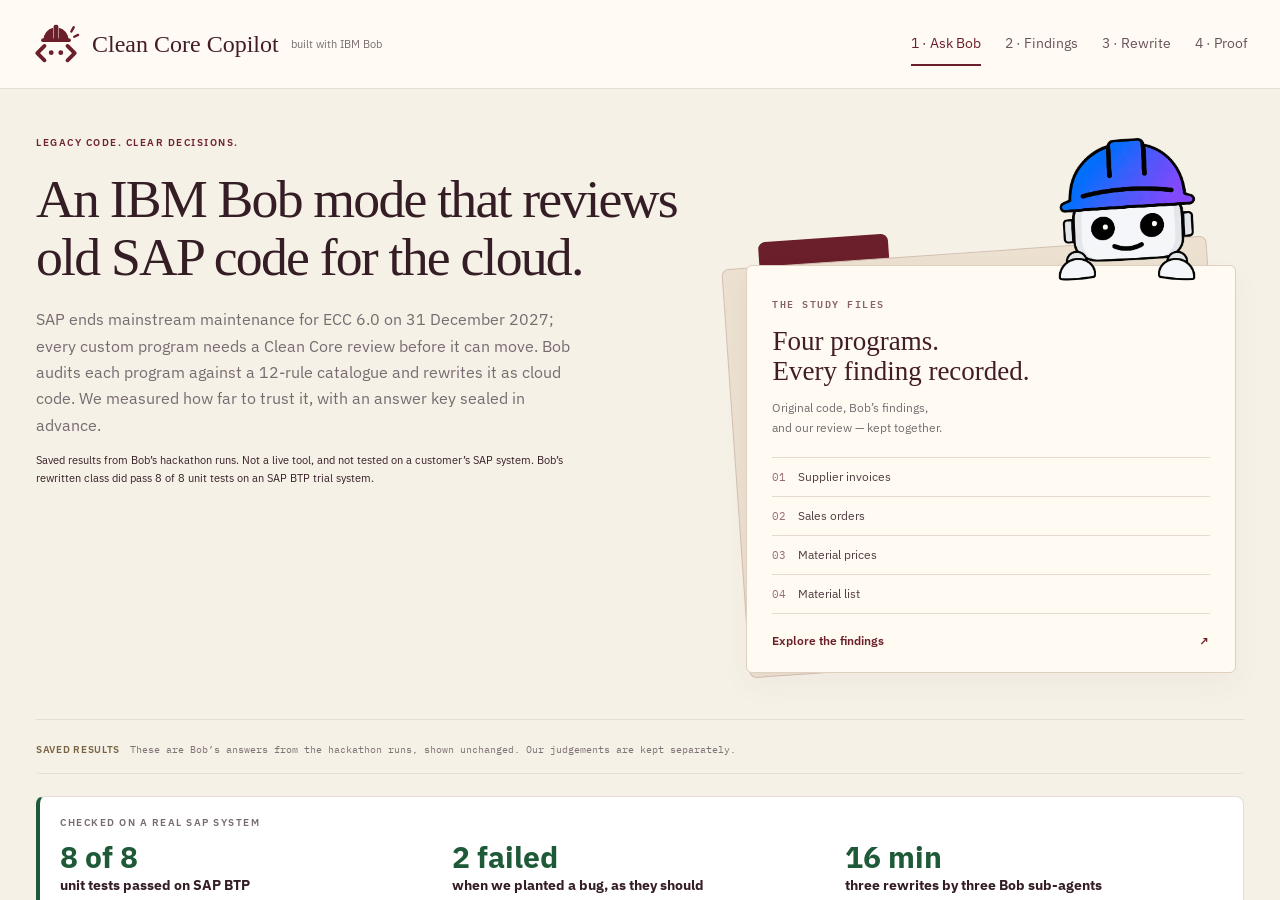
<file: demo-prototype/tour.html>
<!doctype html><html><head><meta charset="utf-8"><title>Tour</title>
<style>html,body{margin:0;height:100%;background:#f6f1ea;overflow:hidden}iframe{border:0;width:100vw;height:100vh;display:block}</style></head>
<body><iframe id="f"></iframe>
<script>
// Video helper: plays one scripted scene of the demo inside an iframe (same origin).
// tour.html?scene=N  — used only to record the hackathon video; not part of the product.
const scenes={
 1:{url:'index.html#overview',steps:[[6000,'scroll','.explain-steps',-40],[13000,'scroll','.metric-grid',-30]]},
 5:{url:'index.html#findings',steps:[[1500,'click','.source-pill[data-id="F-03"]'],[2000,'scrollpill','F-03'],[9000,'click','.source-pill[data-id="F-07"]'],[9500,'scrollpill','F-07']]},
 6:{url:'index.html#overview',steps:[[300,'scroll','.metric-grid',-30],[9000,'scroll','.metric-coins',-30],[18000,'scroll','.did-well, .bob-did-well, .metric-coins',-30]]},
 7:{url:'walkthrough.html',steps:[[2500,'scrollY',900],[6500,'scrollY',1800]]},
 8:{url:'index.html#evidence',steps:[[300,'scroll','.atlas-table',-90],[9000,'scroll','.atlas-panels',-40],[16000,'scroll','.atlas-origin',-40]]}
};
const n=new URLSearchParams(location.search).get('scene')||'1';const sc=scenes[n];
const f=document.getElementById('f');f.src=sc.url;
f.addEventListener('load',()=>{const w=f.contentWindow,d=f.contentDocument;
 d.documentElement.style.scrollBehavior='smooth';
 for(const [t,kind,sel,off] of sc.steps){setTimeout(()=>{
  if(kind==='scroll'){const el=d.querySelector(sel);if(el){const y=el.getBoundingClientRect().top+w.scrollY+(off||0);w.scrollTo({top:y,behavior:'smooth'});}}
  if(kind==='scrollY'){w.scrollTo({top:sel,behavior:'smooth'});}
  if(kind==='click'){const el=d.querySelector(sel);if(el)el.click();}
  if(kind==='scrollpill'){const el=d.querySelector('.source-pill[data-id="'+sel+'"]');if(el){el.scrollIntoView({behavior:'smooth',block:'center'});}}
 },t);}
});
</script></body></html>
</file>
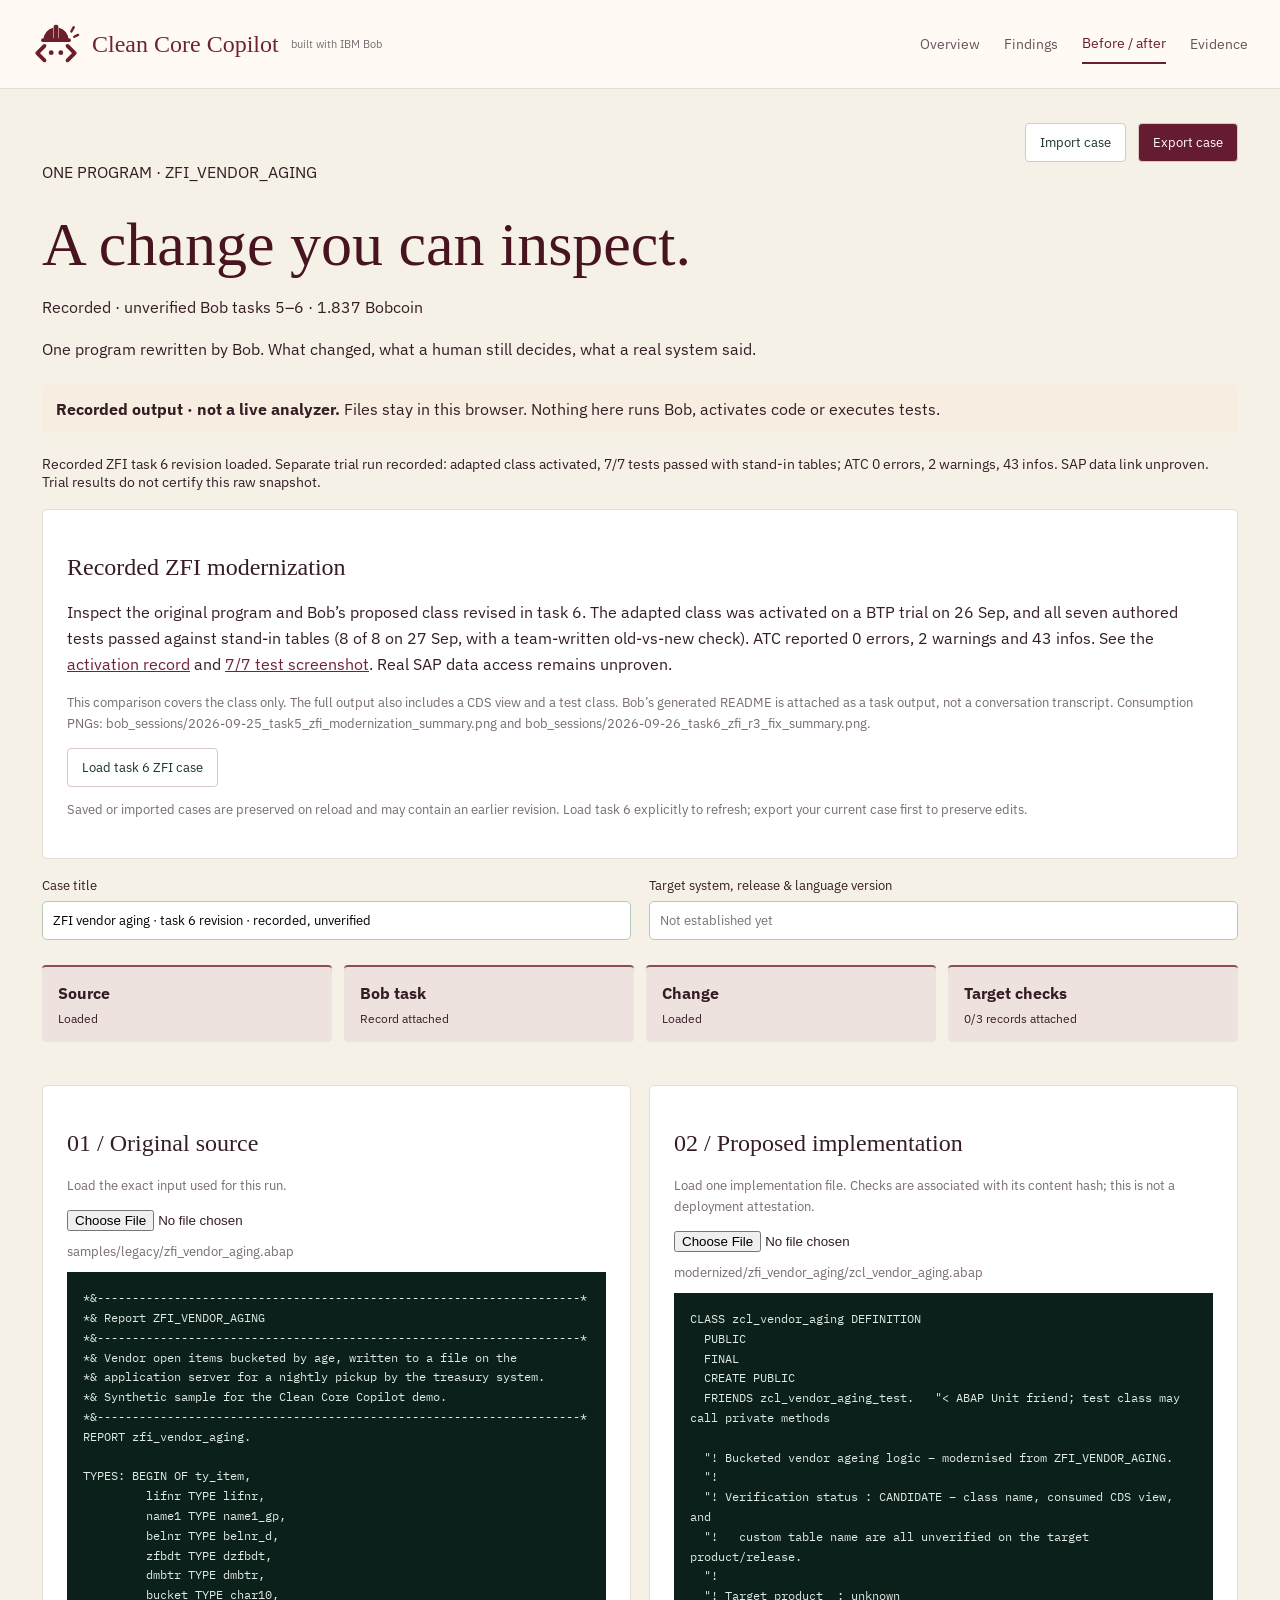
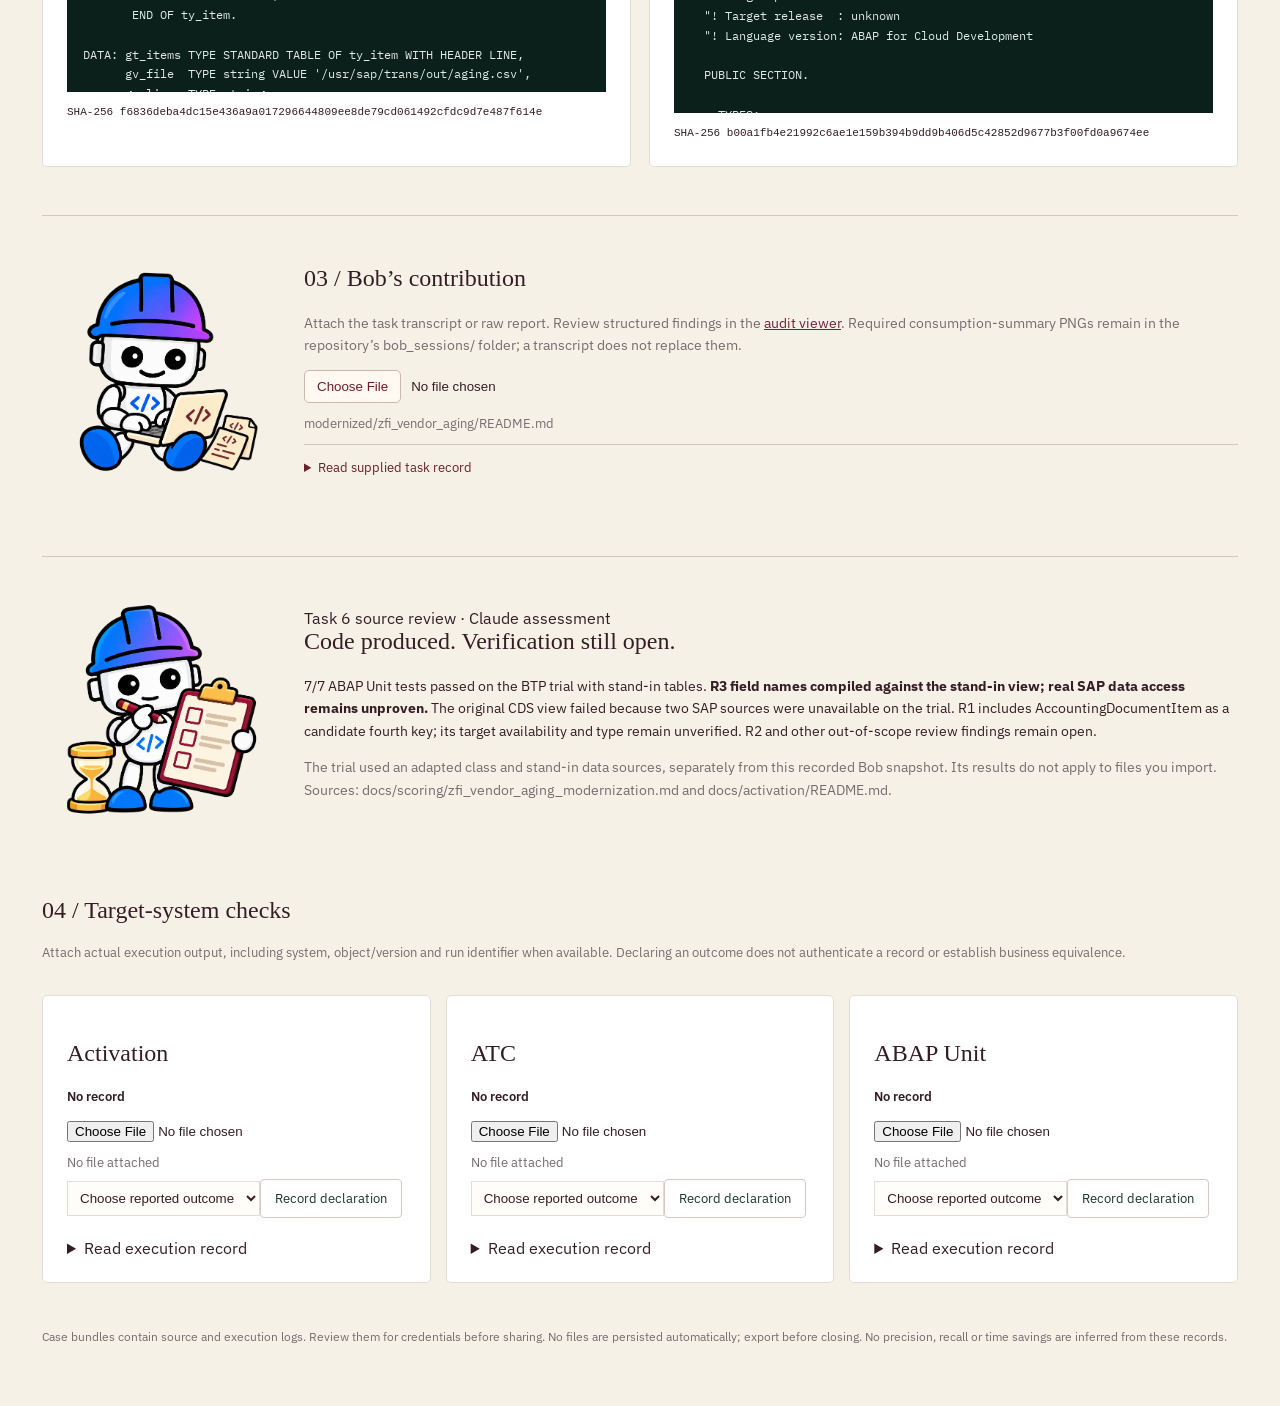
<file: demo-prototype/walkthrough.html>
<!doctype html>
<html lang="en"><head><meta charset="utf-8"><link rel="icon" href="assets/clean-core-logo.svg" type="image/svg+xml"><meta name="viewport" content="width=device-width,initial-scale=1"><title>One program · Clean Core Copilot</title>
<style>
[hidden]{display:none!important}:root{font-family:system-ui,sans-serif;color:#193527;background:#f6f5ef}*{box-sizing:border-box}body{margin:0}main{max-width:1280px;margin:auto;padding:32px}header,nav,.toolbar{display:flex;gap:12px;align-items:center;flex-wrap:wrap}header{justify-content:space-between}a{color:#285d42}h1{font:clamp(30px,5vw,52px)/1.15 Georgia,serif;max-width:800px;margin:28px 0 14px}h2{font-size:19px}p{line-height:1.6}.muted{color:#647369;font-size:13px}.notice{padding:14px;background:#efe9d7;border-radius:8px;margin:22px 0}.grid{display:grid;grid-template-columns:1fr 1fr;gap:18px}.panel{background:white;border:1px solid #dce1d7;border-radius:10px;padding:20px;margin:18px 0;min-width:0}.steps{display:grid;grid-template-columns:repeat(4,1fr);gap:12px;margin:25px 0}.step{padding:16px;background:#e6eee2;border-radius:8px}.step b,.step span{display:block}.step span{font-size:12px;margin-top:8px}button,.button{border:1px solid #b8c9b8;background:white;color:#193527;padding:10px 14px;border-radius:6px;font:inherit;cursor:pointer;text-decoration:none;font-size:13px}.primary{background:#285d42;color:white}input[type=text]{display:block;width:100%;padding:10px;margin-top:7px;border:1px solid #b8c9b8;border-radius:5px;font:inherit}label{font-size:13px}input[type=file]{display:block;max-width:100%;margin:12px 0}pre{white-space:pre-wrap;overflow-wrap:anywhere;background:#f3f5f0;padding:16px;max-height:420px;overflow:auto;font:12px/1.65 ui-monospace,monospace;min-height:100px}.checks{display:grid;grid-template-columns:repeat(3,1fr);gap:15px}select{padding:8px;max-width:100%;margin:10px 0}details{margin-top:12px}summary{cursor:pointer}#message{min-height:24px;font-size:14px}button:focus-visible,a:focus-visible,input:focus-visible,select:focus-visible{outline:3px solid #518bc5;outline-offset:3px}.hash{font:11px/1.5 monospace;overflow-wrap:anywhere}.status{font-size:13px;font-weight:600}footer{margin:28px 0;font-size:12px;color:#647369}@media(max-width:800px){.grid,.checks{grid-template-columns:1fr}.steps{grid-template-columns:1fr 1fr}main{padding:20px}}
</style><link rel="stylesheet" href="atelier.css?v=review-27sep-4"></head><body class="case-page"><header class="site-nav"><a class="site-brand" href="index.html#overview"><img class="site-logo" src="assets/clean-core-logo.svg" alt="" width="48" height="48">Clean Core Copilot<small>built with IBM Bob</small></a><nav aria-label="Site navigation"><a href="index.html#overview">Overview</a><a href="index.html#findings">Findings</a><a href="walkthrough.html" aria-current="page">Before / after</a><a href="index.html#evidence">Evidence</a></nav></header><main>
<header style="justify-content:flex-end"><nav><button id="import">Import case</button><button id="export" class="primary">Export case</button><input id="case-file" type="file" accept=".json" hidden></nav></header>
<div class="eyebrow">ONE PROGRAM · ZFI_VENDOR_AGING</div><h1>A change you can inspect.</h1><p><span class="pill">Recorded · unverified</span> <span class="pill">Bob tasks 5–6 · 1.837 Bobcoin</span></p><p>One program rewritten by Bob. What changed, what a human still decides, what a real system said.</p>
<div class="notice"><strong>Recorded output · not a live analyzer.</strong> Files stay in this browser. Nothing here runs Bob, activates code or executes tests.</div>
<div id="message" role="status" aria-live="polite"></div>
<section class="panel"><h2>Recorded ZFI modernization</h2><p>Inspect the original program and Bob’s proposed class revised in task 6. The adapted class was activated on a BTP trial on 26 Sep, and all seven authored tests passed against stand-in tables (8 of 8 on 27 Sep, with a team-written old-vs-new check). ATC reported 0 errors, 2 warnings and 43 infos. See the <a href="https://github.com/kosesena/clean-core-copilot/blob/main/docs/activation/README.md" target="_blank" rel="noopener">activation record</a> and <a href="https://github.com/kosesena/clean-core-copilot/blob/main/bob_sessions/2026-09-26_abap_unit_7_tests.png" target="_blank" rel="noopener">7/7 test screenshot</a>. Real SAP data access remains unproven.</p><p class="muted">This comparison covers the class only. The full output also includes a CDS view and a test class. Bob’s generated README is attached as a task output, not a conversation transcript. Consumption PNGs: bob_sessions/2026-09-25_task5_zfi_modernization_summary.png and bob_sessions/2026-09-26_task6_zfi_r3_fix_summary.png.</p><button id="load-zfi">Load task 6 ZFI case</button><p class="muted">Saved or imported cases are preserved on reload and may contain an earlier revision. Load task 6 explicitly to refresh; export your current case first to preserve edits.</p></section>
<div class="grid"><label>Case title<input id="title" type="text" maxlength="200"></label><label>Target system, release & language version<input id="target" type="text" maxlength="400" placeholder="Not established yet"></label></div>
<div class="steps" id="steps"></div>
<div class="grid"><section class="panel"><h2>01 / Original source</h2><p class="muted">Load the exact input used for this run.</p><input data-artifact="before" type="file" accept=".abap,.txt" aria-label="Load original source"><div id="before-name" class="muted"></div><pre id="before-code">No source loaded.</pre><div id="before-hash" class="hash"></div></section>
<section class="panel"><h2>02 / Proposed implementation</h2><p class="muted">Load one implementation file. Checks are associated with its content hash; this is not a deployment attestation.</p><input data-artifact="after" type="file" accept=".abap,.txt" aria-label="Load proposed implementation"><div id="after-name" class="muted"></div><pre id="after-code">No implementation loaded.</pre><div id="after-hash" class="hash"></div></section></div>
<section class="panel illustrated-case"><div class="case-illustration" hidden><img data-case-art="assets/bob-building.png" alt="Bob working on code at a laptop" width="250" height="250"></div><div class="case-illustrated-copy"><h2>03 / Bob’s contribution</h2><p class="muted">Attach the task transcript or raw report. Review structured findings in the <a href="index.html">audit viewer</a>. Required consumption-summary PNGs remain in the repository’s bob_sessions/ folder; a transcript does not replace them.</p><input data-artifact="bob" type="file" accept=".md,.txt,.json" aria-label="Load Bob task record"><div id="bob-name" class="muted"></div><details><summary>Read supplied task record</summary><pre id="bob-code">No Bob task record loaded.</pre></details></div></section>
<section class="panel illustrated-case"><div class="case-illustration" hidden><img data-case-art="assets/bob-verifying.png" alt="Bob reviewing an unfinished checklist" width="250" height="250"></div><div class="case-illustrated-copy"><div class="eyebrow">Task 6 source review · Claude assessment</div><h2>Code produced. Verification still open.</h2><p>7/7 ABAP Unit tests passed on the BTP trial with stand-in tables. <strong>R3 field names compiled against the stand-in view; real SAP data access remains unproven.</strong> The original CDS view failed because two SAP sources were unavailable on the trial. R1 includes AccountingDocumentItem as a candidate fourth key; its target availability and type remain unverified. R2 and other out-of-scope review findings remain open.</p><p class="muted">The trial used an adapted class and stand-in data sources, separately from this recorded Bob snapshot. Its results do not apply to files you import. Sources: docs/scoring/zfi_vendor_aging_modernization.md and docs/activation/README.md.</p></div></section><h2>04 / Target-system checks</h2><p class="muted">Attach actual execution output, including system, object/version and run identifier when available. Declaring an outcome does not authenticate a record or establish business equivalence.</p>
<div class="checks" id="checks"></div>
<footer>Case bundles contain source and execution logs. Review them for credentials before sharing. No files are persisted automatically; export before closing. No precision, recall or time savings are inferred from these records.</footer>
<script src="demo-config.js?v=confirmed-scoring-1"></script><script type="module" src="walkthrough.mjs?v=trial-record-1"></script></main></body></html>
</file>
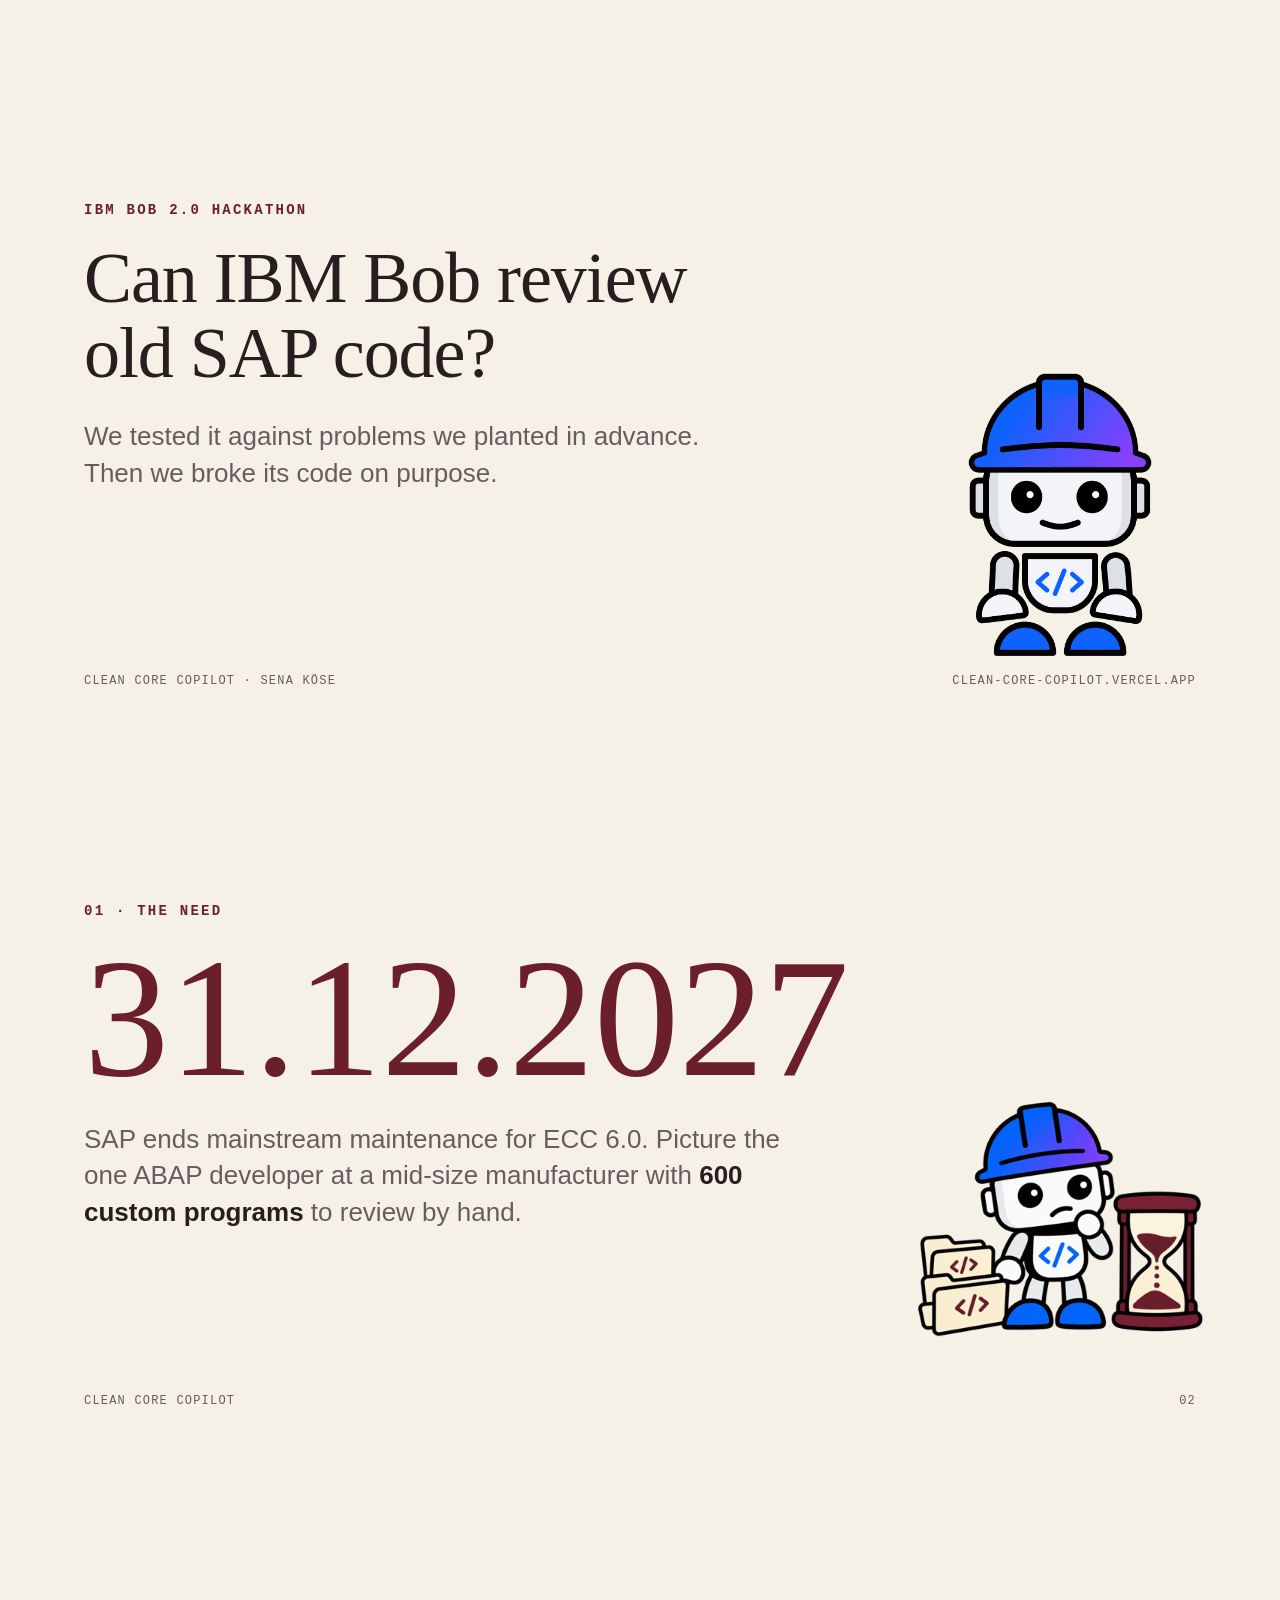
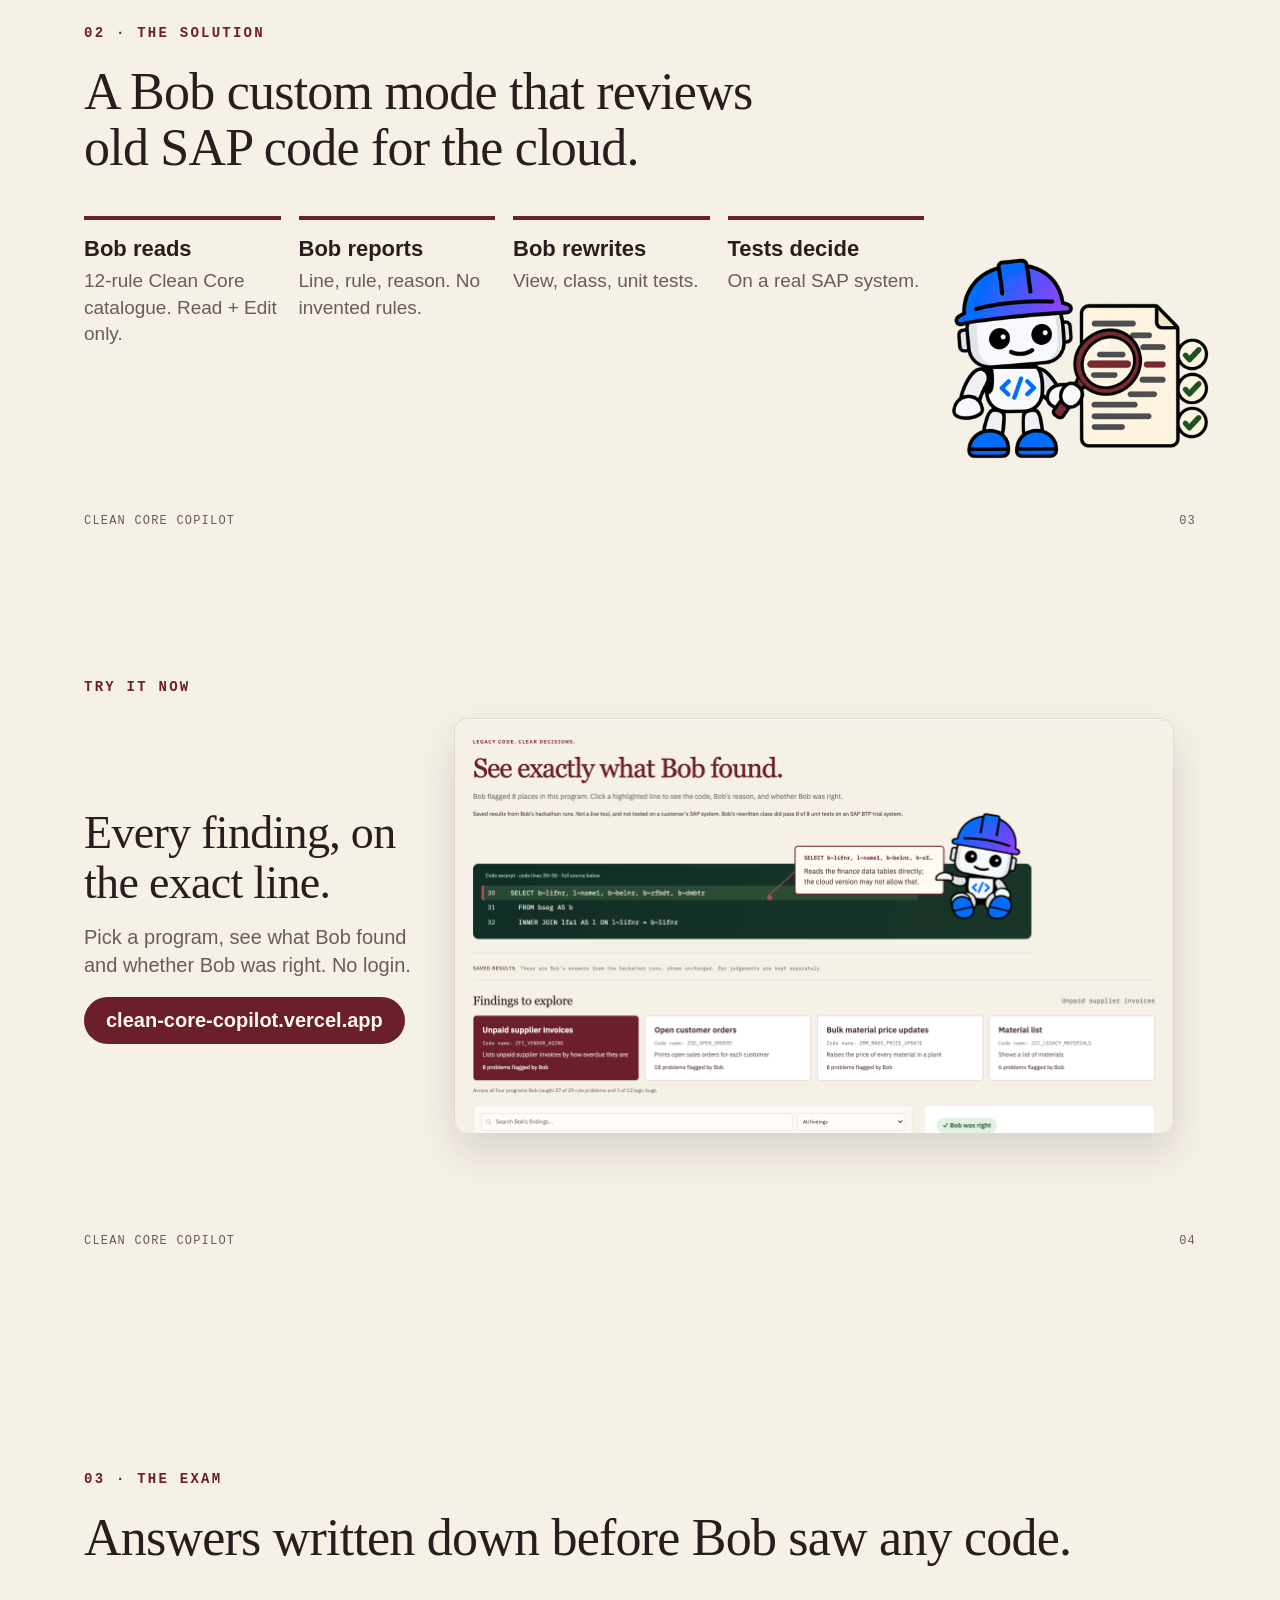
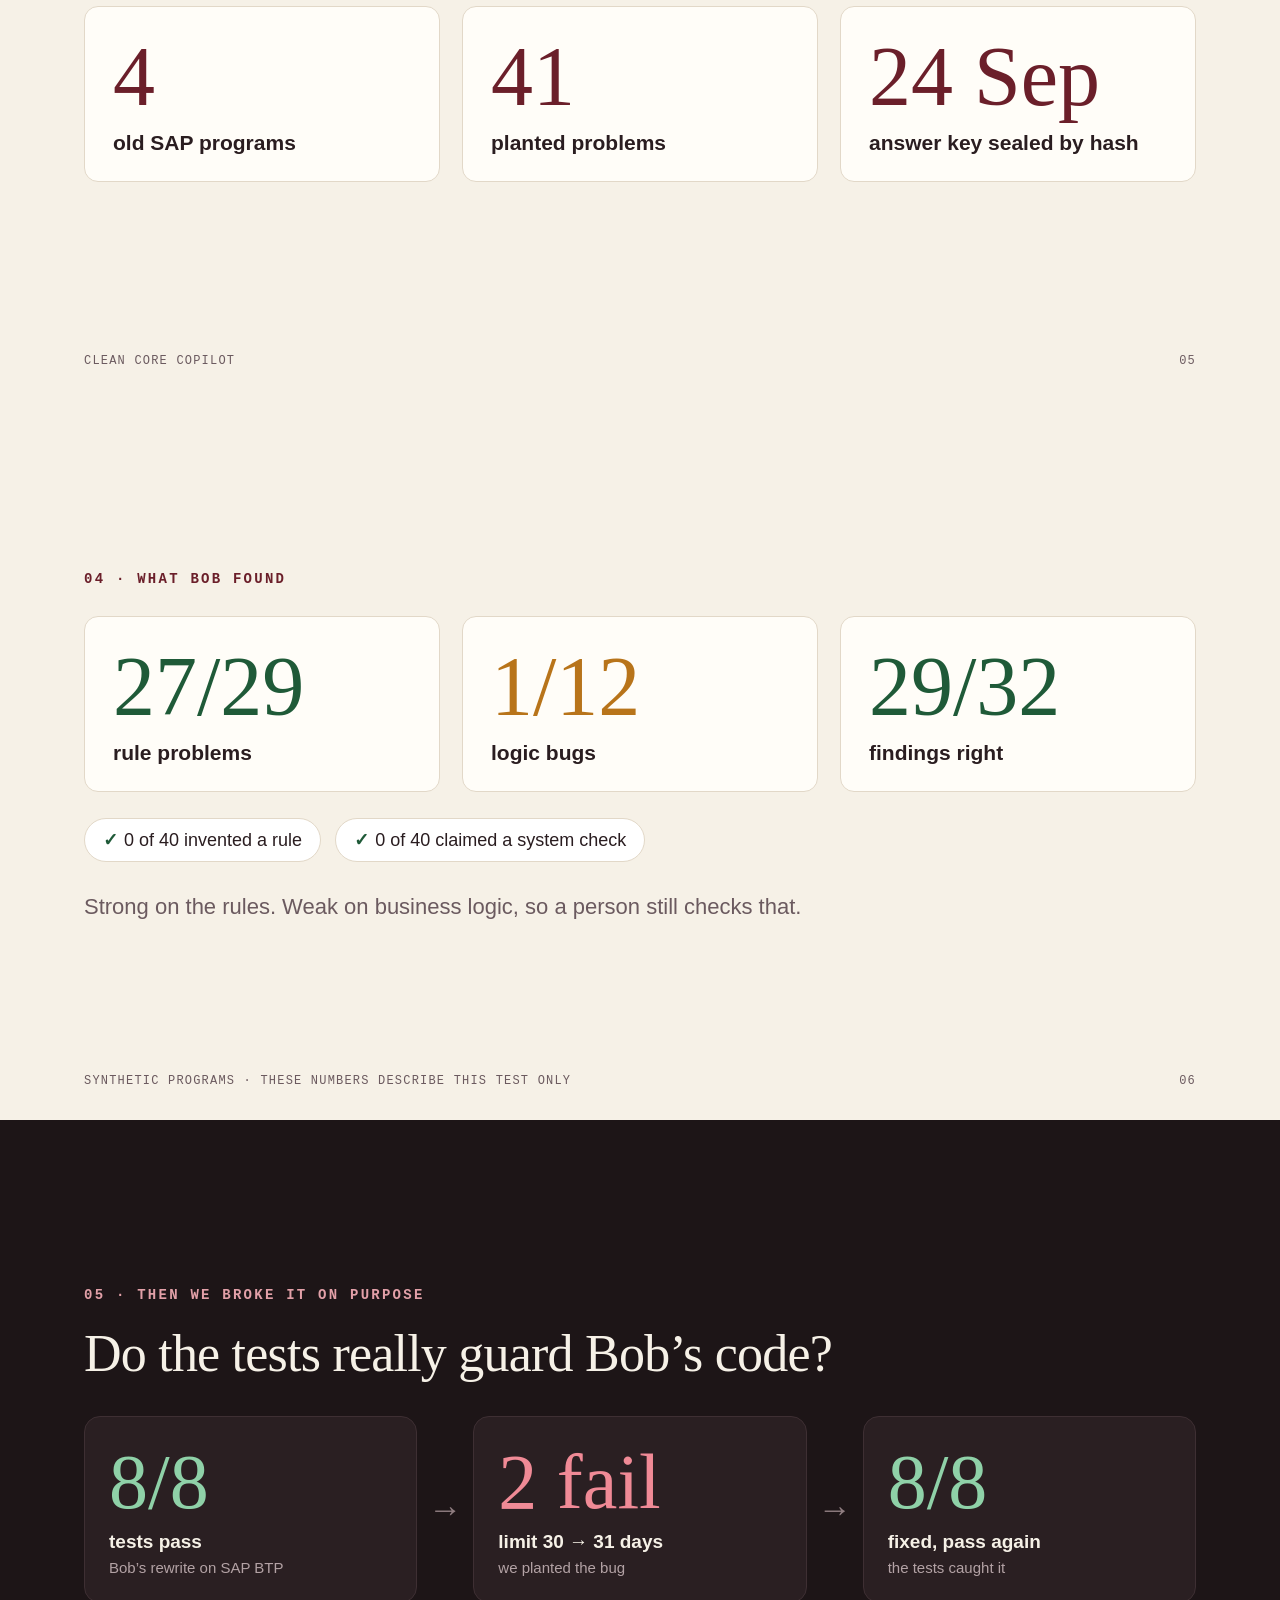
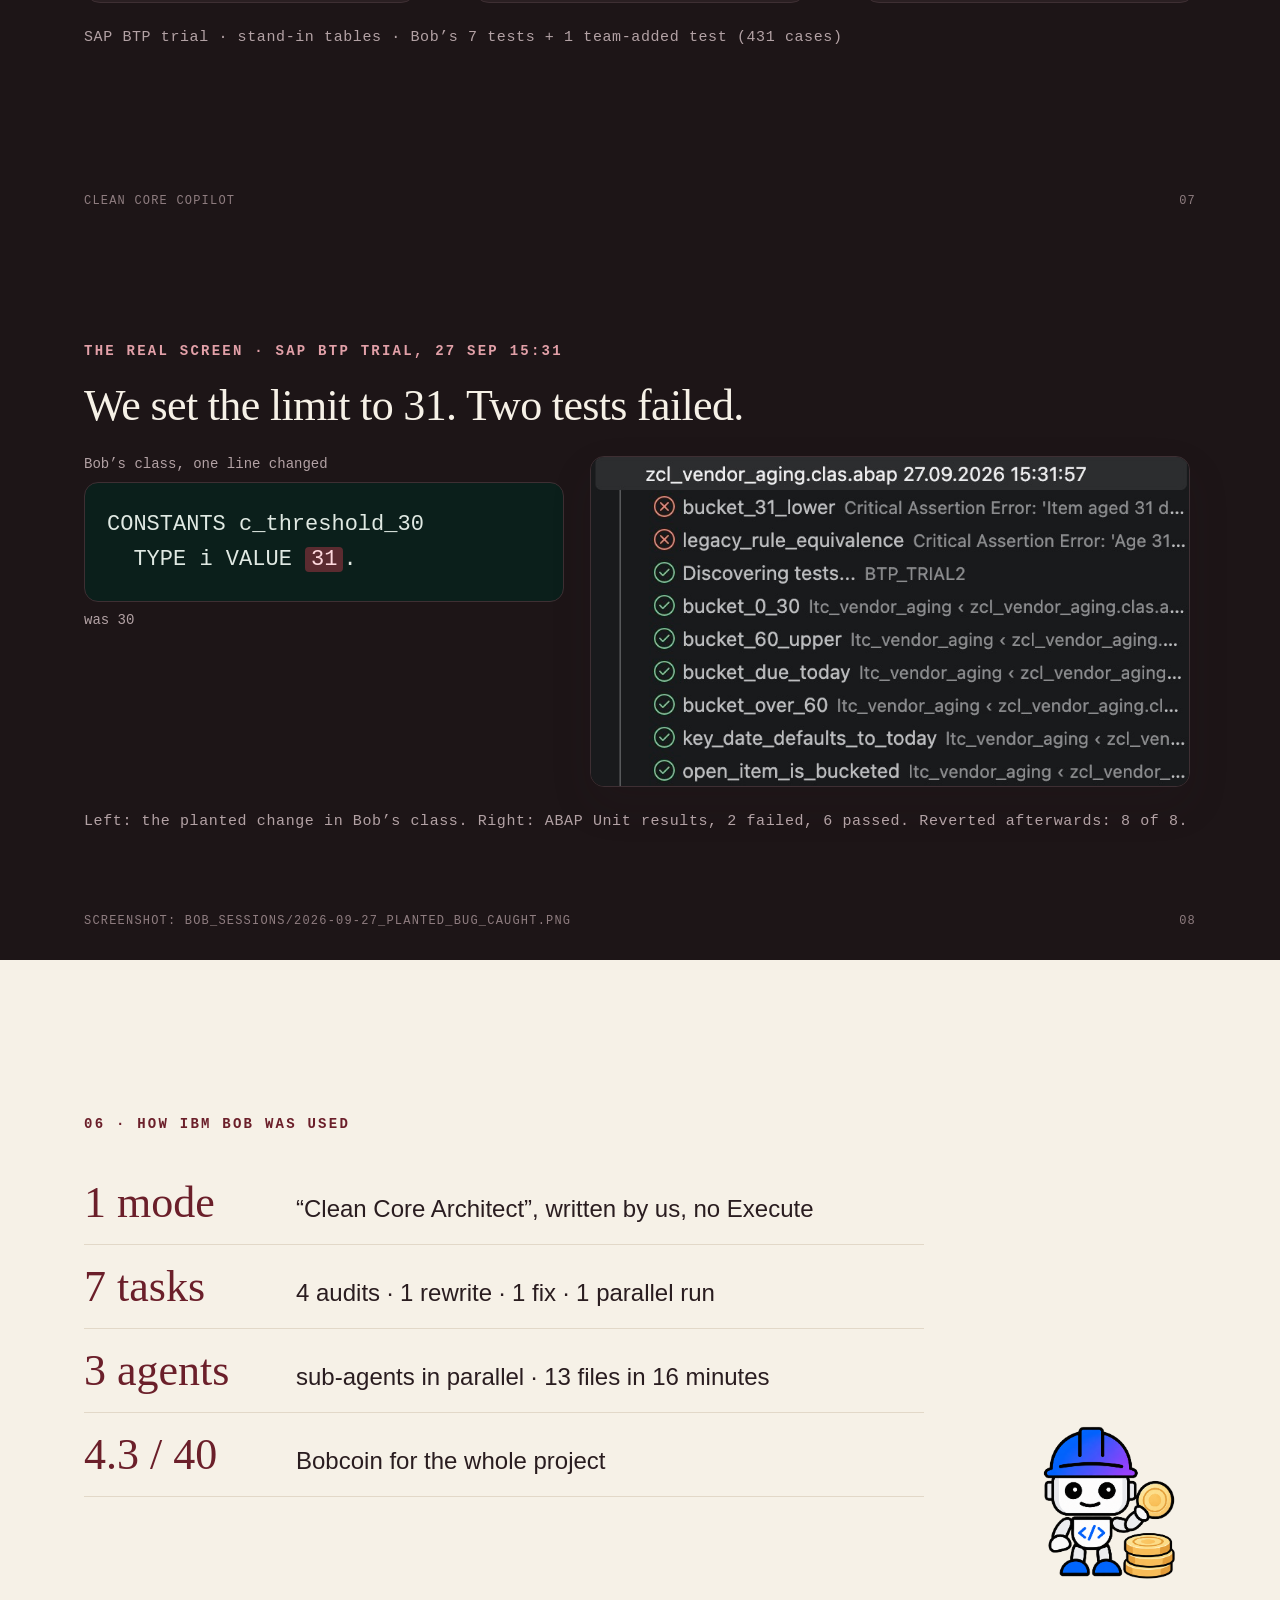
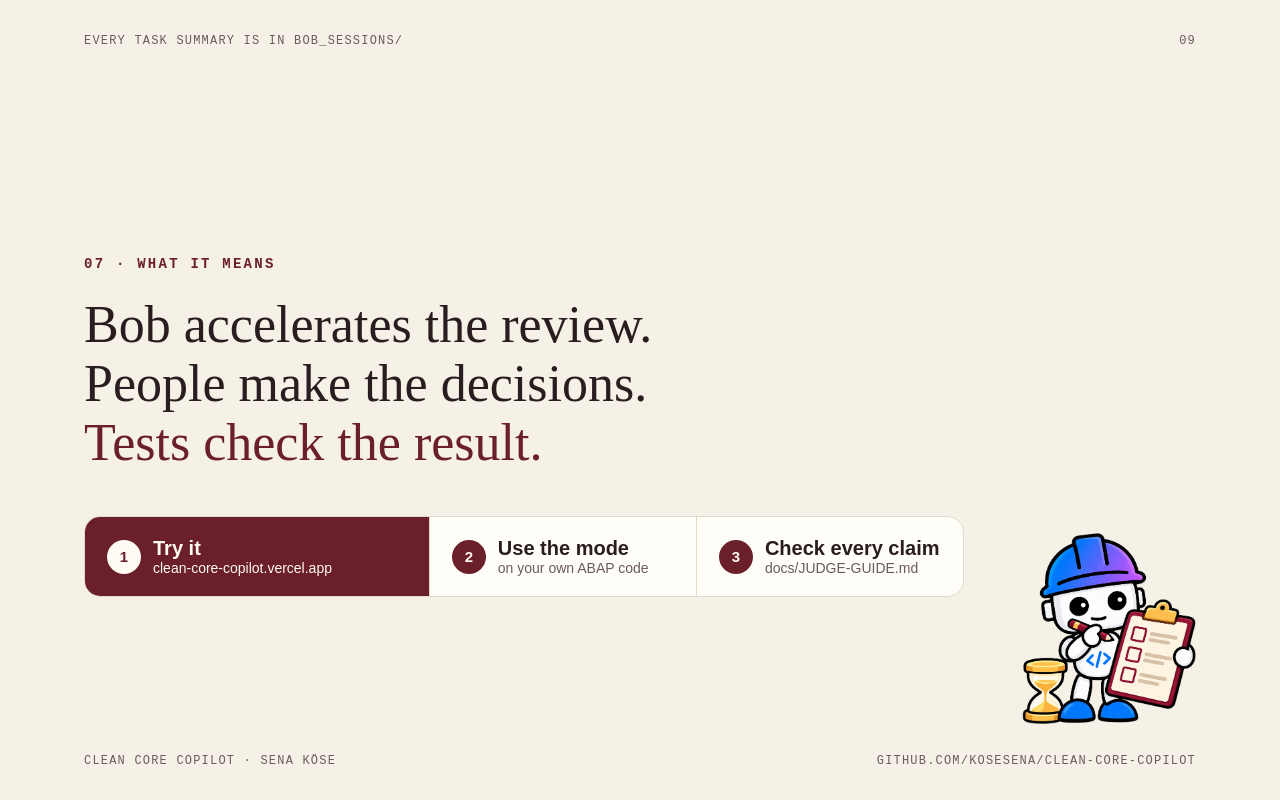
<file: docs/slides/slides.html>
<!doctype html>
<html lang="en"><head><meta charset="utf-8"><title>Clean Core Copilot — slides</title>
<style>
@page{size:1280px 720px;margin:0}
:root{--bg:#f6f1e7;--ink:#2a1d20;--mute:#6b5a5f;--wine:#6b1f2a;--green:#1f5a38;--amber:#b8741a;--line:#e2d8c8;--card:#fffdf8}
*{box-sizing:border-box;margin:0;padding:0}
body{background:var(--bg);color:var(--ink);font-family:-apple-system,"Helvetica Neue",Arial,sans-serif}
.s{display:flex;flex-direction:column;justify-content:center;width:1280px;height:720px;padding:64px 84px 90px;position:relative;page-break-after:always;overflow:hidden;background:var(--bg)}
.s.dark{background:#1d1517;color:#f6f1e7}
.k{font:600 14px/1 ui-monospace,Menlo,monospace;letter-spacing:.16em;text-transform:uppercase;color:var(--wine);margin-bottom:24px}
.dark .k{color:#e2a0a8}
h1,h2{font-family:Georgia,"Times New Roman",serif;font-weight:400;letter-spacing:-.015em}
h1{font-size:72px;line-height:1.04}h2{font-size:52px;line-height:1.08}
.lead{font-size:26px;line-height:1.4;color:var(--mute);max-width:780px}
.dark .lead{color:#c9b8a8}
.foot{position:absolute;left:84px;right:84px;bottom:32px;display:flex;justify-content:space-between;font:12px ui-monospace,Menlo,monospace;letter-spacing:.1em;text-transform:uppercase;color:var(--mute)}
.dark .foot{color:#8f7d80}
.art{position:absolute;right:70px;bottom:64px}
.big{font-family:Georgia,serif;font-size:170px;line-height:.9;color:var(--wine)}
.row{display:flex;gap:22px}
.card{flex:1;background:var(--card);border:1px solid var(--line);border-radius:14px;padding:28px 28px 26px}
.card strong{display:block;font-family:Georgia,serif;font-weight:400;font-size:84px;line-height:1;margin-bottom:12px}
.card b{display:block;font-size:21px}
.g{color:var(--green)}.w{color:var(--wine)}.a{color:var(--amber)}
.steps{display:flex;gap:18px;margin-top:40px}
.step{flex:1;border-top:4px solid var(--wine);padding-top:16px;font-size:22px;font-weight:600}
.step small{display:block;font-weight:400;font-size:19px;color:var(--mute);margin-top:6px;line-height:1.4}
.chips{display:flex;gap:14px;margin-top:26px}
.chip{background:#fff;border:1px solid var(--line);border-radius:999px;padding:10px 18px;font-size:18px}
.chip i{font-style:normal;color:var(--green);font-weight:700;margin-right:6px}
/* the moment */
.tl{display:flex;align-items:stretch;gap:0;margin-top:34px}
.tl .t{flex:1;border-radius:16px;padding:26px 24px;background:#2a1f22;border:1px solid #3e2f33}
.tl .t strong{display:block;font-family:Georgia,serif;font-weight:400;font-size:78px;line-height:1}
.tl .t b{display:block;font-size:19px;margin-top:10px;color:#f6f1e7}
.tl .t small{display:block;font-size:15px;color:#b3a2a5;margin-top:6px}
.tl .arrow{width:56px;display:grid;place-items:center;font-size:34px;color:#8f7d80}
.ok{color:#8fd1a8}.bad{color:#f08a96}
.caption{margin-top:26px;font:15px ui-monospace,Menlo,monospace;color:#b3a2a5;letter-spacing:.04em}
.use{list-style:none;margin-top:6px;max-width:840px}
.use li{display:flex;align-items:baseline;gap:22px;padding:16px 0;border-bottom:1px solid var(--line);font-size:24px}
.use li strong{font-family:Georgia,serif;font-weight:400;font-size:44px;color:var(--wine);min-width:190px}
.quote{font-family:Georgia,serif;font-size:58px;line-height:1.14}
.quote span{display:block}
.shot{border-radius:14px;border:1px solid var(--line);box-shadow:0 18px 40px rgba(42,29,32,.14);display:block}
.url{display:inline-block;margin-top:18px;background:var(--wine);color:#fffaf3;border-radius:999px;padding:12px 22px;font-size:20px;font-weight:600}
.pair{display:flex;gap:26px;align-items:flex-start;margin-top:26px}
.next{display:flex;margin-top:44px;max-width:880px;background:var(--card);border:1px solid var(--line);border-radius:16px;overflow:hidden}
.next div{flex:1;padding:20px 22px;border-left:1px solid var(--line);display:grid;grid-template-columns:34px 1fr;column-gap:12px;align-items:center}
.next div:first-child{border-left:0;background:var(--wine)}
.next i{grid-row:1/3;width:34px;height:34px;border-radius:50%;display:grid;place-items:center;font-style:normal;font-weight:700;font-size:15px;background:var(--wine);color:#fffaf3}
.next div:first-child i{background:#fffaf3;color:var(--wine)}
.next b{font-size:20px}.next small{font-size:14px;color:var(--mute);white-space:nowrap}.next div:first-child{flex:1.35}
.next div:first-child b,.next div:first-child small{color:#fffaf3}
</style></head><body>

<section class="s">
 <div class="k">IBM Bob 2.0 Hackathon</div>
 <h1>Can IBM Bob review<br>old SAP code?</h1>
 <p class="lead" style="margin-top:28px">We tested it against problems we planted in advance.<br>Then we broke its code on purpose.</p>
 <img class="art" src="../../demo-prototype/assets/ibm-bob.webp" width="300" alt="">
 <div class="foot"><span>Clean Core Copilot · Sena Köse</span><span>clean-core-copilot.vercel.app</span></div>
</section>

<section class="s">
 <div class="k">01 · The need</div>
 <div class="big">31.12.2027</div>
 <p class="lead" style="margin-top:26px;max-width:720px">SAP ends mainstream maintenance for ECC 6.0. Picture the one ABAP developer at a mid-size manufacturer with <b style="color:var(--ink)">600 custom programs</b> to review by hand.</p>
 <img class="art" src="../../demo-prototype/assets/bob-problem.png" width="300" alt="">
 <div class="foot"><span>Clean Core Copilot</span><span>02</span></div>
</section>

<section class="s">
 <div class="k">02 · The solution</div>
 <h2>A Bob custom mode that reviews<br>old SAP code for the cloud.</h2>
 <div class="steps" style="max-width:840px">
  <div class="step">Bob reads<small>12-rule Clean Core catalogue. Read + Edit only.</small></div>
  <div class="step">Bob reports<small>Line, rule, reason. No invented rules.</small></div>
  <div class="step">Bob rewrites<small>View, class, unit tests.</small></div>
  <div class="step">Tests decide<small>On a real SAP system.</small></div>
 </div>
 <img class="art" src="../../demo-prototype/assets/bob-does.png" width="270" alt="">
 <div class="foot"><span>Clean Core Copilot</span><span>03</span></div>
</section>

<section class="s">
 <div class="k">Try it now</div>
 <div style="display:flex;gap:40px;align-items:center">
  <div style="flex:0 0 330px"><h2 style="font-size:46px">Every finding, on the exact line.</h2><p class="lead" style="font-size:20px;margin-top:16px">Pick a program, see what Bob found and whether Bob was right. No login.</p><span class="url">clean-core-copilot.vercel.app</span></div>
  <img class="shot" src="shot-site.png" style="width:720px">
 </div>
 <div class="foot"><span>Clean Core Copilot</span><span>04</span></div>
</section>

<section class="s">
 <div class="k">03 · The exam</div>
 <h2 style="margin-bottom:40px">Answers written down before Bob saw any code.</h2>
 <div class="row">
  <div class="card"><strong class="w">4</strong><b>old SAP programs</b></div>
  <div class="card"><strong class="w">41</strong><b>planted problems</b></div>
  <div class="card"><strong class="w">24 Sep</strong><b>answer key sealed by hash</b></div>
 </div>
 <div class="foot"><span>Clean Core Copilot</span><span>05</span></div>
</section>

<section class="s">
 <div class="k">04 · What Bob found</div>
 <div class="row" style="margin-top:6px">
  <div class="card"><strong class="g">27/29</strong><b>rule problems</b></div>
  <div class="card"><strong class="a">1/12</strong><b>logic bugs</b></div>
  <div class="card"><strong class="g">29/32</strong><b>findings right</b></div>
 </div>
 <div class="chips">
  <div class="chip"><i>✓</i>0 of 40 invented a rule</div>
  <div class="chip"><i>✓</i>0 of 40 claimed a system check</div>
 </div>
 <p class="lead" style="margin-top:30px;font-size:22px">Strong on the rules. Weak on business logic, so a person still checks that.</p>
 <div class="foot"><span>Synthetic programs · these numbers describe this test only</span><span>06</span></div>
</section>

<section class="s dark">
 <div class="k">05 · Then we broke it on purpose</div>
 <h2>Do the tests really guard Bob’s code?</h2>
 <div class="tl">
  <div class="t"><strong class="ok">8/8</strong><b>tests pass</b><small>Bob’s rewrite on SAP BTP</small></div>
  <div class="arrow">→</div>
  <div class="t"><strong class="bad">2 fail</strong><b>limit 30 → 31 days</b><small>we planted the bug</small></div>
  <div class="arrow">→</div>
  <div class="t"><strong class="ok">8/8</strong><b>fixed, pass again</b><small>the tests caught it</small></div>
 </div>
 <p class="caption">SAP BTP trial · stand-in tables · Bob’s 7 tests + 1 team-added test (431 cases)</p>
 <div class="foot"><span>Clean Core Copilot</span><span>07</span></div>
</section>

<section class="s dark">
 <div class="k">The real screen · SAP BTP trial, 27 Sep 15:31</div>
 <h2 style="font-size:44px">We set the limit to 31. Two tests failed.</h2>
 <div class="pair">
  <div style="flex:0 0 480px"><div style="font:14px ui-monospace,Menlo,monospace;color:#b3a2a5;margin-bottom:10px">Bob’s class, one line changed</div><pre style="background:#0b1f1b;color:#e0e9e3;border-radius:14px;padding:24px 22px;font:22px/1.6 ui-monospace,Menlo,monospace;border:1px solid #3e2f33">CONSTANTS c_threshold_30
  TYPE i VALUE <span style="background:#5b2b30;color:#ffd9de;padding:0 6px;border-radius:4px">31</span>.</pre><div style="font:14px ui-monospace,Menlo,monospace;color:#b3a2a5;margin-top:10px">was 30</div></div>
  <img class="shot" src="shot-tests.png" style="width:600px;border-color:#3e2f33">
 </div>
 <p class="caption">Left: the planted change in Bob’s class. Right: ABAP Unit results, 2 failed, 6 passed. Reverted afterwards: 8 of 8.</p>
 <div class="foot"><span>Screenshot: bob_sessions/2026-09-27_planted_bug_caught.png</span><span>08</span></div>
</section>

<section class="s">
 <div class="k">06 · How IBM Bob was used</div>
 <ul class="use">
  <li><strong>1 mode</strong>“Clean Core Architect”, written by us, no Execute</li>
  <li><strong>7 tasks</strong>4 audits · 1 rewrite · 1 fix · 1 parallel run</li>
  <li><strong>3 agents</strong>sub-agents in parallel · 13 files in 16 minutes</li>
  <li><strong>4.3 / 40</strong>Bobcoin for the whole project</li>
 </ul>
 <img class="art" src="../../demo-prototype/assets/bob-coins.png" width="210" alt="" style="bottom:70px">
 <div class="foot"><span>Every task summary is in bob_sessions/</span><span>09</span></div>
</section>

<section class="s">
 <div class="k">07 · What it means</div>
 <p class="quote" style="font-size:52px"><span>Bob accelerates the review.</span><span>People make the decisions.</span><span style="color:var(--wine)">Tests check the result.</span></p>
 <div class="next">
  <div><i>1</i><b>Try it</b><small>clean-core-copilot.vercel.app</small></div>
  <div><i>2</i><b>Use the mode</b><small>on your own ABAP code</small></div>
  <div><i>3</i><b>Check every claim</b><small>docs/JUDGE-GUIDE.md</small></div>
 </div>
 <img class="art" src="../../demo-prototype/assets/bob-verifying.png" width="210" alt="">
 <div class="foot"><span>Clean Core Copilot · Sena Köse</span><span>github.com/kosesena/clean-core-copilot</span></div>
</section>

</body></html>
</file>
<file: demo-prototype/atelier.css>
@import url('https://fonts.googleapis.com/css2?family=IBM+Plex+Mono:wght@400;600&family=IBM+Plex+Sans:wght@400;600&display=swap');
/* Bordeaux × architectural ivory. Presentation only; report evidence is unchanged. */
:root{--nav:#360e19;--nav-muted:#cfacb3;--paper:#f8f5f0;--white:#fffdfa;--ink:#351d25;--muted:#776b70;--line:#e5dcd7;--green:#702238;--mint:#f4e7e7;--orange:#976019;--sand:#faf0df}
body{background:var(--paper);color:var(--ink)}
.app{grid-template-columns:238px minmax(0,1fr)}
.sidebar{background:linear-gradient(160deg,#481420,#290b14);padding:34px 22px}
.brand{font:28px/1.12 Georgia,serif;letter-spacing:-.6px;align-items:flex-start}
.site-brand .site-logo{display:block;width:48px;height:48px;flex-shrink:0;object-fit:contain}
.brand-mark{display:none}.brand small{color:#dbbfc2;letter-spacing:2px;font:10px/1.6 var(--sans);margin-top:12px}
.workspace-label{color:#c9a4ac;margin:38px 10px 12px}.nav button{color:#e2cbd0;border-radius:3px;padding:13px 10px}.nav button.active{background:#6c2739;color:#fff}.nav button:hover{background:#572032}.nav-count{background:#8a4252}.program-switcher{margin-top:28px}.program-switcher label{display:block;margin:0 0 12px}.program-switcher select{width:100%;max-width:100%;background:#481824;color:#fff3ee;border-color:#80515d;font-size:11px;padding:12px 7px}.program-switcher p{font-size:11px;color:#c9a4ac;margin:10px 0}.case-nav{display:flex;justify-content:space-between;color:#f5e2db;text-decoration:none;padding:16px 0;border-bottom:1px solid #784553;font-size:12px;margin-bottom:26px}
.session-card{border-color:#784553;background:#ffffff04;border-radius:3px}.session-card .eyebrow,.profile small{color:#cfacb3}.session-card p{color:#e1c7cc}.dot{background:#bb8d71}.profile{border-color:#784553}.avatar{border-color:#a77782;color:#f4e5df}
.topbar{height:62px;background:#fbf8f4;padding:0 36px}.top-meta .pill{background:#f1e6e7;border-color:#e0c9ce;color:#702238}.content{padding:0 36px 28px}.intro{position:relative;isolation:isolate;flex-wrap:wrap;align-items:center;padding:38px 0 22px;margin-bottom:22px;border-bottom:1px solid var(--line);min-height:210px;overflow:hidden}.intro-copy{position:relative;z-index:1;max-width:74%}.intro h1{font:clamp(34px,4vw,58px)/1.12 Georgia,serif;letter-spacing:-1.7px;margin:12px 0}.intro p{font-size:14px;color:#776b70}.intro .eyebrow{color:#702238}.actions{position:relative;z-index:1;flex-basis:100%;flex-wrap:wrap;margin-top:10px}
.architectural-arch{position:absolute;z-index:0;right:25px;top:10px;width:190px;height:185px;border:28px solid #e6dfd4;border-bottom:0;border-radius:110px 110px 0 0;background:linear-gradient(110deg,#d1c7b7,#faf7f1 60%);box-shadow:inset 12px 0 20px #8e796224,12px 7px 25px #9a826011;opacity:.65}.architectural-arch span{position:absolute;bottom:0;left:-38px;right:-38px;height:9px;background:#e1d8ca}
.btn{border-color:#d8c7c4;border-radius:4px;padding:10px 15px;font-size:12px;background:#fffdfa}.btn:hover{background:#f4e9e6}.btn.primary{background:#651b30;border-color:#651b30}.btn.primary:hover{background:#481420}button:focus-visible,a:focus-visible,input:focus-visible,select:focus-visible,textarea:focus-visible{outline:3px solid #b57553;outline-offset:3px}
.notice{background:#f7eee1;border-color:#e6d4b9;border-radius:4px}.stats{gap:0;border:1px solid var(--line);border-radius:5px;background:var(--white)}.stat{border:0;border-right:1px solid var(--line);border-radius:0;background:none;padding:19px 21px}.stat:last-child{border-right:0}.stat-value{font-family:Georgia,serif;font-size:32px}.stat-value.word{font-family:var(--sans);font-size:14px}.stat-icon{color:#9b777e}.section-heading h2{font:24px Georgia,serif}.section-heading{gap:15px;flex-wrap:wrap;margin:27px 0 16px}.review-grid{grid-template-columns:minmax(250px,.8fr) minmax(360px,1.3fr);gap:22px}.panel{background:var(--white);border-color:var(--line);border-radius:5px}.list-toolbar,.detail-footer{background:#fcf9f5}.search-box input,select{background:#fffdfa;color:var(--ink);border-color:var(--line)}.list-heading{background:#f6f0ea;color:#887179}.finding{background:var(--white);padding:21px 18px}.finding:hover{background:#faf0ec}.finding.selected{background:#f3e4e4}.finding h3{font-size:13px}.finding-meta .rule,.rule{color:#805364}.finding-footer,.arrow{color:#816773}.detail-head{padding:25px}.detail-head h2{font:25px/1.35 Georgia,serif;letter-spacing:-.4px}.detail-head p,.body-copy{color:#776b70}.tab{color:#7f6871}.detail-body{padding:25px}.code-box{border-color:#e1d5cd}.code-head{background:#f0eae3;border-color:#e1d5cd;color:#786871;font-size:10px}.code-line{background:#faf7f2;font-size:12px;line-height:1.9}.line-content{color:#423641}.line-no{color:#a08b8e;border-color:#eee4da}.provenance{background:#f0e9e1;border-radius:4px}.provenance p,.foot{color:#847279}.secondary-view h2{font:28px Georgia,serif}.question-box{border-radius:4px}.bob-welcome{background:#f4eee5;border-color:#ded1c3;border-radius:5px}.bob-welcome .eyebrow{color:#702238}.bob-welcome h2{font:24px Georgia,serif}.bob-welcome p{color:#776b70}.bob-trigger{background:radial-gradient(ellipse at bottom,#d6cabb,transparent 70%);border-radius:70px 70px 0 0;padding:12px}
.case-page{font-family:system-ui,sans-serif}.case-page main{max-width:1420px;padding:34px 42px}.case-page h1{font:clamp(36px,5vw,62px)/1.12 Georgia,serif;color:#481420}.case-page h2{font-family:Georgia,serif;font-weight:400;font-size:24px}.case-page a{color:#702238}.case-page button{border-color:#d8c7c4;border-radius:4px}.case-page .primary{background:#651b30;color:white}.case-page .step{background:#eee2df;border-radius:4px;border-top:2px solid #8a4d5d}.case-page .notice{background:#f7eee1}.case-page pre{background:#f6f1eb;color:#423641}.case-page .panel{padding:24px}.case-page .muted,.case-page footer{color:#776b70}
@media(min-width:1600px){.review-grid{grid-template-columns:minmax(300px,.8fr) minmax(480px,1.4fr)}}
@media(max-width:1100px){.app{grid-template-columns:200px minmax(0,1fr)}.sidebar{padding:27px 15px}.content{padding:0 24px 24px}.stats{grid-template-columns:1fr 1fr}.stat:nth-child(2){border-right:0}.stat:nth-child(-n+2){border-bottom:1px solid var(--line)}.review-grid{grid-template-columns:1fr}.architectural-arch{right:0;width:150px}.intro-copy{max-width:75%}}
@media(max-width:700px){.app{display:block}.sidebar{position:relative;height:auto;padding:22px}.brand{font-size:25px}.workspace-label{margin-top:20px}.nav{flex-direction:row;flex-wrap:wrap}.nav button{font-size:12px}.program-switcher{margin-top:20px}.case-nav{margin-bottom:0}.sidebar-bottom{display:none}.content{padding:0 18px 22px}.topbar{padding:0 18px}.top-meta>span:first-child{display:none}.intro{min-height:0;padding-top:26px}.intro-copy{max-width:100%}.architectural-arch{display:none}.intro h1{font-size:39px}.stats{grid-template-columns:1fr 1fr}.stat{padding:16px 12px}.notice{flex-wrap:wrap}.notice span:last-child{margin-left:0}.detail-head,.detail-body{padding:19px}.case-page main{padding:24px 18px}.case-page .grid,.case-page .checks{grid-template-columns:1fr}.case-page .steps{grid-template-columns:1fr 1fr}}
/* Approved brief v1 — cream page, dark code, one burgundy accent. */
:root{--paper:#f6f1e7;--white:#fff;--green:#6b1f2a;--nav:#6b1f2a;--sans:'IBM Plex Sans',system-ui,sans-serif;--mono:'IBM Plex Mono',monospace}
[hidden]{display:none!important}.site-nav{display:flex;align-items:center;justify-content:space-between;gap:24px;padding:20px 32px;border-bottom:1px solid var(--line);background:#fffaf3;flex-wrap:wrap}.site-brand{display:flex;align-items:center;gap:12px;color:#421d25;text-decoration:none;font:24px Georgia,serif}.site-brand>span{background:#6b1f2a;color:white;padding:8px 12px;font-size:22px}.site-brand small{display:block;font:11px var(--sans);color:#776b70}.site-nav nav{display:flex;gap:24px;flex-wrap:wrap}.site-nav nav a{text-decoration:none;color:#68535b;padding:10px 0;font-size:14px}.site-nav a[aria-current=page]{color:#6b1f2a;border-bottom:2px solid #6b1f2a}.audit-page .app{display:block}.audit-page .sidebar,.audit-page .topbar{display:none}.content{max-width:1600px}.intro-copy{max-width:75%}.mascot-slot{width:156px;height:120px;display:flex;justify-content:center;align-items:center;gap:8px;color:#846a70;font:16px Georgia,serif;border:1px solid #dfd2c7;border-radius:70px 70px 4px 4px;margin-left:auto;background:#eee5d9}.mascot-slot img{object-fit:contain}.metric-grid{display:grid;grid-template-columns:repeat(4,1fr);gap:16px}.metric{background:white;border:1px solid var(--line);padding:23px;display:flex;flex-direction:column;gap:10px;border-radius:5px}.metric>strong{font:42px Georgia,serif;color:#6b1f2a}.metric>small{font-size:11px;color:#74666a}.assessment-label{font-size:12px;color:#755259}.program-strip{display:flex;gap:10px;flex-wrap:wrap;margin:28px 0}.program-card{background:#fff;border:1px solid #d9c8c5;border-radius:5px;text-align:left;padding:16px;flex:1;min-width:200px;color:#402830}.program-card strong{display:block;font:12px var(--mono);overflow-wrap:anywhere}.program-card span{display:block;font-size:11px;margin-top:8px}.program-card.chosen{background:#6b1f2a;color:#fff}.table-scroll{overflow:auto;border:1px solid var(--line);border-radius:5px}.findings-table{border-collapse:collapse;width:100%;background:white}.findings-table th{text-align:left;font-size:12px;padding:16px;background:#efe6db;color:#694550}.findings-table td{padding:18px 16px;border-top:1px solid var(--line);vertical-align:top;font-size:12px}.findings-table td:nth-child(2){width:46%}.findings-table code{white-space:pre-wrap;overflow-wrap:anywhere;font:11px/1.7 var(--mono)}.findings-table small{display:block;margin-top:8px;color:#776b70}.finding-link{border:0;background:none;color:#6b1f2a;font-weight:600;padding:0 0 7px;text-decoration:underline}.code-line,.case-page pre,.code-dark{background:#0b1f1b;color:#e0e9e3}.line-content{color:#e0e9e3}.line-no{color:#9eafa6;border-color:#32473c}.code-head{background:#142b25;color:#d2dfd7;border-color:#32473c}.case-page{font-family:var(--sans)}code,pre,.report-name{font-family:var(--mono)}
@media(max-width:1000px){.metric-grid{grid-template-columns:1fr 1fr}.site-brand small{display:none}}
@media(max-width:650px){.site-nav{padding:16px 18px}.site-nav nav{gap:18px}.intro-copy{max-width:100%}.mascot-slot{width:110px;height:100px;margin:14px 0}.metric{padding:16px}.metric>strong{font-size:32px}.program-card{min-width:100%}}
.review-grid{grid-template-columns:210px minmax(300px,1fr) minmax(300px,380px);gap:18px}.dossier-programs .program-card{width:100%;min-width:0;margin-bottom:12px}.source-document{background:#0b1f1b;overflow:auto;max-height:880px;padding:14px 0}.source-row{display:grid;grid-template-columns:35px minmax(0,1fr);font:11px/1.9 var(--mono);color:#dce7df;padding:3px 9px;border-left:3px solid transparent}.source-row code{white-space:pre-wrap;overflow-wrap:anywhere}.source-row>span:last-child{grid-column:2}.source-number{color:#9eb0a5}.level-d{background:#5b2b3044;border-left-color:#dc838e}.level-c{background:#b8741a33;border-left-color:#e0a458}.level-other{background:#ffffff07;border-left-color:#a1a7a4}.selected-line{outline:1px solid #ceb898;outline-offset:-1px}.source-pill{font:10px var(--mono);color:#f6e8dc;background:#33433b;border:1px solid #81968a;border-radius:3px;padding:4px 7px;margin:5px 3px 3px 0}.source-pill:hover{background:#6b1f2a}.source-legend{padding:12px}.code-dark{white-space:pre-wrap;overflow-wrap:anywhere;border-radius:4px;padding:14px;font:11px/1.8 var(--mono);max-height:300px;overflow:auto}.unknown-list{font-size:12px;line-height:1.7;padding-left:18px;color:#65575e}.unknown-list li{margin:8px 0}.assessment-box{border-top:1px solid var(--line);border-bottom:1px solid var(--line);margin:23px 0;padding-bottom:17px;font-size:12px}.assessment-box small{color:#7d535c}.detail-head h2{font-size:26px}.audit-page .report-stats{display:none}.audit-page #bob-welcome{display:none}
@media(max-width:1250px){.review-grid{grid-template-columns:170px minmax(250px,1fr) minmax(280px,340px)}.content{padding-left:22px;padding-right:22px}.detail-body,.detail-head{padding:16px}}
@media(max-width:1000px){.review-grid{grid-template-columns:minmax(0,1fr) minmax(280px,1fr)}.dossier-programs{grid-column:1/-1;display:flex;gap:10px;flex-wrap:wrap}.dossier-programs .program-card{width:auto;flex:1;min-width:200px}.dossier-programs>p{width:100%;margin:0}.source-document{max-height:650px}}
@media(max-width:650px){.review-grid{display:block}.dossier-programs{margin-bottom:18px}.review-grid>.panel{margin-bottom:18px}.source-document{max-height:440px}}
.atlas-table{border-collapse:collapse;background:white;width:100%;min-width:920px}.atlas-table th,.atlas-table td{border-bottom:1px solid var(--line);padding:20px 16px;text-align:left;font-size:12px}.atlas-table thead th{font:18px Georgia,serif;background:#eee4d7}.atlas-table tbody th{font:11px var(--mono);max-width:230px;overflow-wrap:anywhere}.atlas-table small{display:block;font-size:10px;margin-top:7px}.atlas-record,.atlas-review,.atlas-empty{padding:14px;border-radius:4px;min-height:64px}.atlas-record{background:#eaf0e8;color:#345440}.atlas-review{background:#f5ede0;color:#75562c}.atlas-empty{border:1px dashed #b5a9a0;color:#7e746d}.atlas-panels{display:grid;grid-template-columns:1fr 1fr;gap:20px;margin:25px 0}.atlas-panels .panel,.atlas-origin{padding:25px}.atlas-panels h2,.atlas-origin h2{font:27px Georgia,serif;margin:14px 0;overflow-wrap:anywhere}.atlas-panels p{font-size:13px}.atlas-origin{margin-top:24px}@media(max-width:700px){.atlas-panels{grid-template-columns:1fr}}

/* Keep the original mascot centred in its reserved architectural slot. */
.mascot-slot.has-mascot{flex-shrink:0;background:radial-gradient(ellipse at 50% 70%,#fffaf3 0%,#eee5d9 75%)}
.mascot-slot.has-mascot>span{display:none}
.mascot-slot.has-mascot img{display:block;width:96px;height:96px;object-fit:contain;filter:drop-shadow(0 5px 5px #40283015)}

/* Overview hierarchy: three assessment cards, then a dedicated usage strip. */
.audit-page .intro{display:grid;grid-template-columns:minmax(0,1fr) auto;gap:12px 28px;min-height:0;padding:34px 0 24px;overflow:visible}
.audit-page .intro-copy{max-width:none;grid-row:1/3}
.audit-page .intro .mascot-slot{grid-column:2;grid-row:1;width:116px;height:102px;justify-self:end}
.audit-page .intro .actions{grid-column:2;grid-row:2;display:flex;flex-wrap:nowrap;flex-basis:auto;margin:0;gap:8px;justify-content:flex-end}
.audit-page .intro .actions .btn{font-size:11px;padding:8px 11px;white-space:nowrap}
.audit-page .notice{background:transparent;border:0;border-bottom:1px solid var(--line);padding:0 0 16px;gap:10px;margin-bottom:22px;font-size:11px}
.audit-page .notice b{font-size:10px;letter-spacing:.7px;white-space:nowrap}
.metric-grid{grid-template-columns:repeat(3,minmax(0,1fr));gap:18px}
.metric{padding:25px;border-radius:8px;box-shadow:0 3px 12px #351d2503}
.metric>strong{font-size:48px;letter-spacing:-1.5px;margin:4px 0}
.metric>small:last-child{margin-top:auto;padding-top:8px;color:#8a787c}
.metric.metric-coins{grid-column:1/-1;background:transparent;border:0;border-top:1px solid #d9cbbd;border-bottom:1px solid #d9cbbd;border-radius:0;box-shadow:none;display:flex;flex-direction:row;align-items:center;justify-content:center;gap:32px;padding:16px 30px;margin-top:8px}
.coin-art{display:block;width:200px;height:200px;object-fit:contain;flex-shrink:0}
.coin-summary{width:min(100%,540px);min-width:0}
.coin-summary>.eyebrow{color:#6b1f2a;font-size:11px;letter-spacing:1.8px}
.coin-value{display:flex;align-items:baseline;gap:12px;margin:6px 0}
.coin-value strong{font:52px/1.1 Georgia,serif;letter-spacing:-1.8px;color:#6b1f2a;white-space:nowrap}
.coin-value>span{font-size:12px;color:#887478}
.coin-summary p{font-size:12px;color:#786b70;margin:8px 0 16px}
.coin-summary>small{display:block;font-size:10px;color:#8a787c;margin-top:12px}
.coin-track{height:5px;border-radius:10px;background:#e0d5c8;overflow:hidden}
.coin-track>span{display:block;height:100%;background:#6b1f2a;border-radius:10px}
.coin-budget-labels{display:flex;justify-content:space-between;gap:12px;margin-top:7px;font:10px var(--mono);color:#7a656b}
.program-strip{gap:12px;margin:30px 0 22px}.program-card{border-radius:7px;padding:18px;transition:background .15s ease}.program-card:hover{border-color:#6b1f2a}
@media(max-width:700px){.audit-page .intro{gap:12px}.audit-page .intro-copy{grid-row:1;grid-column:1}.audit-page .intro .mascot-slot{width:94px;height:94px;margin:0}.audit-page .intro h1{font-size:36px}.audit-page .intro .actions{grid-column:1/-1}.metric{padding:16px}.metric>strong{font-size:36px}.metric-grid{gap:10px}.metric>span{font-size:12px}.metric.metric-coins{gap:16px;padding:12px 0}.coin-art{width:160px;height:160px}.coin-value strong{font-size:42px}}
@media(max-width:480px){.metric-grid{grid-template-columns:1fr}.metric>strong{font-size:42px}.metric.metric-coins{gap:8px}.coin-art{width:120px;height:150px}.coin-value strong{font-size:34px}.coin-value>span{display:none}.coin-budget-labels{font-size:8px}.coin-summary p{font-size:11px}.audit-page .intro h1{font-size:32px}}
.audit-page .notice #notice-copy{display:inline;flex:1;margin-left:0;min-width:180px;color:#807276}

/* Compact finding previews; complete raw evidence stays available on demand. */
.finding-gallery-heading{display:flex;justify-content:space-between;align-items:center;gap:16px;border-top:1px solid var(--line);padding:18px 0 8px;font-size:12px;color:#776b70}.finding-gallery-heading a{color:#6b1f2a;text-decoration:none;font-weight:600}.gallery-assessment{font-size:10px;margin:0 0 18px}
.finding-gallery{display:grid;grid-template-columns:repeat(2,minmax(0,1fr));gap:18px}.finding-card{background:#fffaf4;border:1px solid #e0d3c8;border-radius:10px;overflow:hidden;transition:border-color .15s,box-shadow .15s}.finding-card:hover{border-color:#b48a8e;box-shadow:0 6px 20px #351d2507}.finding-card-top{display:flex;align-items:center;gap:12px;padding:18px 20px 0;flex-wrap:wrap}.finding-index{background:#efe1df;color:#6b1f2a;border-radius:5px;padding:5px 8px;font:11px var(--mono)}.finding-card-top .rule{font:10px var(--mono)}.finding-card-top .pill{margin-left:auto;font-size:10px;background:transparent;border:0;padding:0;color:#7b6a70}.finding-card-title{border:0;background:none;display:flex;align-items:center;justify-content:space-between;gap:20px;text-align:left;width:100%;padding:18px 20px 12px;color:#40242d;cursor:pointer}.finding-card-title>span{font:21px/1.35 Georgia,serif;display:-webkit-box;-webkit-line-clamp:2;-webkit-box-orient:vertical;overflow:hidden;min-height:57px}.finding-card-title>b{font:22px Georgia,serif;color:#8a4d5b}.finding-card-meta{display:flex;justify-content:space-between;gap:12px;padding:0 20px 18px;font:10px var(--mono);color:#8c7c7c}.key-match{color:#6b1f2a;text-align:right}.finding-code{border-top:1px solid #e9ded4}.finding-code summary{padding:12px 20px;font-size:11px;color:#77636c;cursor:pointer;display:flex;justify-content:space-between;list-style:none}.finding-code summary::-webkit-details-marker{display:none}.finding-code[open] summary{background:#eee3d7}.finding-code pre{margin:0;padding:18px 20px;background:#0b1f1b;color:#dce7df;font:11px/1.8 var(--mono);white-space:pre-wrap;overflow-wrap:anywhere;max-height:280px;overflow:auto}.study-method{font-size:11px;color:#88777c;margin:16px 0;line-height:1.6}.study-method summary{cursor:pointer;width:fit-content}.study-method p{max-width:850px;padding:8px 0}.program-strip .program-card{border-radius:7px;border-bottom-width:3px}.program-strip .program-card.chosen{box-shadow:0 5px 12px #6b1f2a12}
@media(max-width:650px){.finding-gallery{grid-template-columns:1fr}.finding-card-title>span{font-size:20px}.finding-gallery-heading{align-items:flex-start}.finding-card-top{gap:8px}.finding-card-top .pill{margin-left:0}}

.your-imports{flex-basis:100%;font-size:12px;color:#755259}.your-imports>summary{cursor:pointer;padding:10px 0}.your-imports .program-strip{margin:10px 0}.finding-card-top{padding:0 20px 12px}.finding-card-top .pill{margin-left:0}.finding-card-meta{flex-wrap:wrap}

/* Four scoring metrics, followed by the full-width cost panel. */
.metric-grid{grid-template-columns:repeat(4,minmax(0,1fr))}
@media(max-width:1000px){.metric-grid{grid-template-columns:repeat(2,minmax(0,1fr))}}
@media(max-width:480px){.metric-grid{grid-template-columns:1fr}}

/* Plain-language layer (26 Sep): steps, verdict badges, spend breakdown */
.explain-steps{list-style:none;margin:0 0 26px;padding:0;display:grid;grid-template-columns:repeat(3,minmax(0,1fr));gap:16px}
.explain-steps li{display:flex;gap:14px;align-items:flex-start;background:#fff;border:1px solid var(--line);border-radius:8px;padding:18px}
.explain-steps .step-number{border-color:#d9c8c5;color:#6b1f2a;background:#fbf6f1}
.explain-steps h3{font:19px Georgia,serif;margin:2px 0 6px;color:#3d2229}
.explain-steps p{font-size:13px;line-height:1.55;color:#6f5f63;margin:0}
.metric>span{font-size:14px;font-weight:600;color:#3d2229}
.metric>small{font-size:13px;line-height:1.5;color:#6f5f63}
.coin-summary p{font-size:13px}
.coin-breakdown{list-style:none;margin:16px 0 0;padding:0;border-top:1px solid #e6dbd0}
.coin-breakdown li{display:flex;justify-content:space-between;gap:16px;padding:8px 0;border-bottom:1px solid #eee4d9;font-size:13px;color:#5b4a4f}
.coin-breakdown b{font:600 12px var(--mono);color:#6b1f2a;white-space:nowrap}
.plain-heading{font:22px Georgia,serif;margin:30px 0 12px;color:#3d2229}
.program-card .program-plain{font-size:12px;opacity:.85;margin-top:6px}
.verdict{font-size:12px;font-weight:600;border-radius:999px;padding:3px 10px;white-space:nowrap;font-family:var(--sans)}
.verdict.good{background:#e3f0e6;color:#1f5a38}
.verdict.repeat{background:#eef0f3;color:#4b5563}
.verdict.partial{background:#fbf0d9;color:#7a5412}
.verdict.wrong{background:#f8e1e3;color:#8a1f2c}
.verdict.none{background:#f1ede8;color:#6f5f63}
.verdict.big{display:inline-block;font-size:13px;padding:5px 12px;margin-bottom:12px}
.finding-card-meta{font-size:12px;align-items:center;gap:10px;flex-wrap:wrap}
.rule-plain{font-size:12px;color:#6f5f63}
.atlas-table tbody th small.program-plain{font:12px var(--sans);color:#6f5f63;margin-top:6px;white-space:normal}
.assessment-box p{font-size:14px}
@media(max-width:900px){.explain-steps{grid-template-columns:1fr}}
.metric-grid{grid-template-columns:repeat(3,minmax(0,1fr))}
@media(max-width:700px){.metric-grid{grid-template-columns:1fr}}
.section-heading>span{font-size:13px;color:#6f5f63}

/* Human review: an illustrated cream section, with writing on demand. */
.missed-section{margin-top:36px;padding:28px 32px 0;border-top:1px solid #d8c7b9;border-bottom:1px solid #d8c7b9;background:transparent}
.missed-intro{display:flex;align-items:center;justify-content:center;gap:40px;padding:0 0 18px}
.missed-art{flex:0 0 240px}.missed-art[hidden]{display:none}.missed-art img{display:block;width:240px;height:240px;object-fit:contain}
.missed-copy{max-width:510px}.missed-copy>.eyebrow{color:#8b5860;font-size:10px;letter-spacing:2px}.missed-copy h2{font:clamp(32px,3.3vw,46px)/1.1 Georgia,serif;letter-spacing:-1.4px;margin:12px 0 16px;color:#40242d}.missed-copy h2 span{display:block;color:#8e5e63;font-style:italic}.missed-copy p{font-size:14px;line-height:1.7;color:#796a6d;max-width:370px;margin:0 0 18px}.missed-meta{display:flex;gap:12px;flex-wrap:wrap;align-items:center;font-size:11px;color:#8a7479}.missed-meta>span:first-child{background:#eaded4;border-radius:20px;color:#6b1f2a;padding:5px 10px}
.missed-empty{font-size:12px;color:#89797a;margin:0;padding:14px 0;border-top:1px solid #e4d8cd}.missed-compose{border-top:1px solid #d8c7b9}.missed-compose summary{list-style:none;cursor:pointer;display:flex;justify-content:space-between;align-items:center;gap:12px;padding:20px 0;color:#6b1f2a;font-weight:600;font-size:14px}.missed-compose summary::-webkit-details-marker{display:none}.compose-hint{font:10px var(--mono);text-transform:uppercase;letter-spacing:1px;color:#9a8588}.missed-form{padding:4px 0 24px}.missed-form label{display:block;font-size:13px;font-weight:600;margin-bottom:10px}.missed-form textarea{display:block;width:100%;resize:vertical;min-height:110px;border:1px solid #cbb8af;border-radius:8px;padding:16px;background:#fffaf3;color:#40242d;font:14px/1.6 var(--sans)}.missed-form textarea:focus-visible,.missed-compose summary:focus-visible{outline:2px solid #6b1f2a;outline-offset:4px}.missed-form-footer{display:flex;justify-content:space-between;align-items:center;gap:20px;margin-top:14px}.missed-form-footer p{font-size:11px;color:#89777b;max-width:330px;margin:0}.missed-form-footer .btn{white-space:nowrap}.missed-note{display:flex;gap:18px;border-top:1px solid #e4d8cd;padding:20px 0}.missed-note-number{font:22px Georgia,serif;color:#a98283}.missed-note p{margin:6px 0 0;font-size:14px;white-space:pre-wrap;overflow-wrap:anywhere}
@media(max-width:700px){.missed-section{padding:22px 0 0}.missed-intro{gap:18px}.missed-art{flex-basis:150px}.missed-art img{width:150px;height:190px}.missed-copy h2{font-size:32px}.missed-copy p{font-size:13px}.missed-meta{gap:6px}.missed-form-footer{align-items:flex-start;flex-direction:column}}
@media(max-width:430px){.missed-intro{align-items:flex-start;gap:12px}.missed-art{flex-basis:110px}.missed-art img{width:110px;height:165px}.missed-copy h2{font-size:28px}.compose-hint{display:none}}

/* Source-first workspace: program navigation above, code gets the space. */
.review-grid{grid-template-columns:minmax(0,1.9fr) minmax(300px,1fr);gap:22px;align-items:start}
.dossier-programs{grid-column:1/-1;display:flex;flex-wrap:wrap;gap:12px}.dossier-programs .program-card{flex:1;min-width:180px;width:auto;margin:0}.dossier-programs>p,.dossier-programs>.your-imports{width:100%;margin:0}
.source-panel{min-width:0;border-radius:10px}.source-panel .list-heading{letter-spacing:0;font:11px var(--mono);overflow-wrap:anywhere;padding:12px 16px}.code-tools{display:flex;align-items:center;justify-content:space-between;gap:12px;padding:12px 16px;background:#142b26;color:#f6f0e6;border-bottom:1px solid #ffffff18;font:12px var(--mono);flex-wrap:wrap}.code-tools small{font:11px var(--sans);color:#a8bcb4;margin-left:8px}.code-tools>div{display:flex;gap:6px;flex-wrap:wrap}.code-tools button{background:#ffffff09;border:1px solid #ffffff25;color:#e7ece5;border-radius:5px;padding:7px 9px;font:11px var(--sans)}.code-tools button:hover,.code-tools button[aria-pressed="true"]{background:#f0e3d3;color:#40242d}
.source-panel .source-document{height:clamp(420px,66vh,800px);max-height:none;padding:14px 0;overscroll-behavior:contain}.source-row{grid-template-columns:45px minmax(0,1fr);font:12px/1.85 var(--mono);min-width:100%;width:max-content;padding:2px 14px 2px 0}.source-row code{white-space:pre;overflow-wrap:normal;padding-right:24px;tab-size:4}.source-number{position:sticky;left:0;background:#10251f;text-align:right;padding-right:12px;user-select:none}.source-row>span:last-child:empty{display:none}.source-row>span:last-child{padding-left:0}.source-pill{font-size:11px;padding:3px 8px;margin:3px 5px 4px 0}.wrap-source .source-row{width:100%}.wrap-source .source-row code{white-space:pre-wrap;overflow-wrap:anywhere}.source-legend{margin:0;background:#f7f1e9;font-size:11px;line-height:1.6}.review-grid #detail{min-width:0;border-radius:10px}.review-grid.code-expanded{grid-template-columns:1fr}.code-expanded .source-panel,.code-expanded #detail{grid-column:1/-1}.code-expanded .source-document{height:75vh}
@media(max-width:1100px){.review-grid{grid-template-columns:minmax(0,1fr)}.review-grid #detail{grid-column:1}.source-panel .source-document{height:560px;max-height:70vh}.dossier-programs .program-card{min-width:220px}.review-grid .detail-body{min-height:0}.review-grid .detail-head h2{font-size:27px}}
@media(max-width:600px){.code-tools{padding:12px}.code-tools>div{width:100%}.code-tools button{flex:1}.source-row{font-size:12px}.dossier-programs .program-card{min-width:160px}.source-panel .list-toolbar{flex-wrap:wrap}.source-panel .list-toolbar select{max-width:100%}.review-grid .detail-head,.review-grid .detail-body{padding:20px}}

/* Companion illustrations for the recorded case, blending into the page. */
.case-page .illustrated-case{display:flex;align-items:center;gap:32px;background:transparent;border:0;border-top:1px solid #d8c7b9;border-radius:0;padding:30px 0;margin:30px 0}
.case-illustration{flex:0 0 230px}.case-illustration img{display:block;width:230px;height:250px;object-fit:contain}.case-illustrated-copy{flex:1;min-width:0}.case-illustrated-copy h2{margin-top:0}.case-illustrated-copy p{font-size:14px}.case-illustrated-copy details{border-top:1px solid #d8c7b9;padding-top:14px}.case-illustrated-copy summary{color:#6b1f2a;font-size:13px}.case-illustrated-copy input[type=file]::file-selector-button{border:1px solid #cdb8b0;background:#fff9f1;color:#6b1f2a;border-radius:5px;padding:8px 12px;margin-right:10px;cursor:pointer}
@media(max-width:750px){.case-page .illustrated-case{gap:20px;align-items:flex-start}.case-illustration{flex-basis:150px}.case-illustration img{width:150px;height:185px}}
@media(max-width:520px){.case-page .illustrated-case{display:block}.case-illustration img{width:190px;height:190px;margin:0 auto 18px}.case-illustrated-copy h2{font-size:26px}}

/* Explain the active report without making technical names the headline. */
.atlas-panels{grid-template-columns:repeat(2,minmax(0,1fr))}.atlas-current{border-top:3px solid #6b1f2a}.atlas-current .atlas-program-id{display:block;font:11px/1.6 var(--mono);overflow-wrap:anywhere;color:#84656d;margin-bottom:18px}.atlas-current label{display:block;font-size:12px;font-weight:600;margin:22px 0 8px}.atlas-current select{width:100%;min-width:0;padding:12px;border:1px solid #d8c6bf;border-radius:5px;background:#faf5ed;color:#462c34}.atlas-current #atlas-selection-help{font-size:11px;line-height:1.6;margin:10px 0 22px}.atlas-current h2{overflow-wrap:normal}.atlas-panels .panel{min-width:0}@media(max-width:850px){.atlas-panels{grid-template-columns:1fr}}

/* Findings hero: a transparent illustration of Bob showing the flagged code. */
.audit-page .intro.findings-hero{grid-template-columns:minmax(0,1fr) 280px;gap:12px 30px}.audit-page .intro.findings-hero .mascot-slot{width:280px;height:215px;margin:0;border:0;border-radius:0;background:none}.audit-page .intro.findings-hero .mascot-slot img{width:280px;height:215px;filter:none}.audit-page .intro.findings-hero .actions{flex-wrap:wrap}
@media(max-width:700px){.audit-page .intro.findings-hero{grid-template-columns:minmax(0,1fr) 180px;gap:16px}.audit-page .intro.findings-hero .mascot-slot,.audit-page .intro.findings-hero .mascot-slot img{width:180px;height:160px}.audit-page .intro.findings-hero .actions{grid-column:1/-1}}
@media(max-width:480px){.audit-page .intro.findings-hero{grid-template-columns:1fr}.audit-page .intro.findings-hero .mascot-slot{grid-column:1;grid-row:2;justify-self:center;width:220px;height:170px}.audit-page .intro.findings-hero .mascot-slot img{width:220px;height:170px}.audit-page .intro.findings-hero .actions{grid-row:3}}

/* A compact headline with Bob, followed by handwritten actions. */
.audit-page .intro.findings-hero{grid-template-columns:minmax(0,max-content) 230px;justify-content:start;align-items:center;gap:8px 18px;padding:28px 0 24px;min-height:0}
.audit-page .intro.findings-hero .intro-copy{display:contents}
.audit-page .intro.findings-hero .eyebrow{grid-column:1/-1;grid-row:1}
.audit-page .intro.findings-hero h1{grid-column:1;grid-row:2;margin:0;max-width:100%;font-size:clamp(32px,3.5vw,58px)}
.audit-page .intro.findings-hero .mascot-slot{grid-column:2;grid-row:2;width:230px;height:185px;justify-self:start}
.audit-page .intro.findings-hero .mascot-slot img{width:230px;height:185px}
.audit-page .intro.findings-hero #page-subtitle{grid-column:1;grid-row:3;margin:0;align-self:start}
.audit-page .intro.findings-hero .recorded-note{grid-column:1;grid-row:4;align-self:start}
.audit-page .intro.findings-hero .actions{grid-column:2;grid-row:3/5;display:flex;flex-direction:column;align-items:flex-start;gap:12px;padding-left:8px}
.audit-page .intro.findings-hero .actions .btn{font-family:"Chalkboard SE","Chalkboard","Comic Sans MS",cursive;font-weight:400;font-size:18px;line-height:1.25;white-space:normal;text-align:left;background:transparent;color:#6b1f2a;border:0;border-radius:0;box-shadow:none;padding:5px 0;gap:9px;transform:rotate(-1deg)}
.audit-page .intro.findings-hero .actions .btn:nth-child(2){transform:rotate(1deg)}
.audit-page .intro.findings-hero .actions .btn:hover{color:#39151c;text-decoration:underline;text-underline-offset:5px}
.audit-page .intro.findings-hero .actions .btn:focus-visible{outline:2px dashed #6b1f2a;outline-offset:5px}
.audit-page .intro.findings-hero .actions .btn>svg{display:none}
.audit-page .intro.findings-hero .actions .btn::before{content:"";display:block;width:37px;height:26px;flex:0 0 37px;background:center/contain no-repeat url("assets/sketch-arrow.svg")}
@media(max-width:700px){.audit-page .intro.findings-hero{grid-template-columns:minmax(0,1fr) 150px;gap:10px}.audit-page .intro.findings-hero .mascot-slot,.audit-page .intro.findings-hero .mascot-slot img{width:150px;height:145px}.audit-page .intro.findings-hero #page-subtitle{grid-column:1/-1;grid-row:3}.audit-page .intro.findings-hero .recorded-note{grid-column:1/-1;grid-row:4}.audit-page .intro.findings-hero .actions{grid-column:1/-1;grid-row:5;padding:10px 0 0;gap:10px}}
@media(max-width:430px){.audit-page .intro.findings-hero{grid-template-columns:minmax(0,1fr) 100px}.audit-page .intro.findings-hero .mascot-slot,.audit-page .intro.findings-hero .mascot-slot img{width:100px;height:120px}.audit-page .intro.findings-hero h1{font-size:29px}}

/* Overview dossier: original IBM Bob artwork with a separate study folder. */
.audit-page .intro.dossier-hero{display:grid;grid-template-columns:minmax(0,1.25fr) minmax(300px,1fr);grid-template-rows:auto auto;align-items:center;gap:22px 48px;padding:46px 0 34px;min-height:0}
.audit-page .intro.dossier-hero .intro-copy{display:block;grid-column:1;grid-row:1;align-self:end;max-width:650px}
.audit-page .intro.dossier-hero .eyebrow{margin-bottom:20px}
.audit-page .intro.dossier-hero h1{font-size:clamp(36px,4.2vw,64px);line-height:1.08;letter-spacing:-1.8px;margin:0 0 20px}
.audit-page .intro.dossier-hero #page-subtitle{font-size:16px;line-height:1.65;margin:0 0 14px;max-width:540px}
.audit-page .intro.dossier-hero .recorded-note{display:block;max-width:530px;font-size:11px;line-height:1.6}
.audit-page .intro.dossier-hero>.mascot-slot{display:none}
.audit-page .intro.dossier-hero .actions{grid-column:1;grid-row:2;align-self:start;flex-direction:row;flex-wrap:wrap;gap:10px;padding:0;justify-content:flex-start}
.audit-page .intro.dossier-hero .actions .btn{font:600 13px/1.4 var(--sans);transform:none;border:1px solid #6b1f2a;border-radius:5px;padding:14px 18px;background:#6b1f2a;color:#fffaf3;white-space:normal;min-height:49px}
.audit-page .intro.dossier-hero .actions .btn:nth-child(2){transform:none;background:transparent;color:#6b1f2a}
.audit-page .intro.dossier-hero .actions .btn::before{display:none}
.audit-page .intro.dossier-hero .actions .btn>svg{display:block;width:18px;height:18px}
.hero-dossier{grid-column:2;grid-row:1/3;position:relative;isolation:isolate;padding:130px 8px 12px 18px;min-width:0}
.dossier-bob{position:absolute;z-index:3;width:190px;height:190px;object-fit:contain;top:-20px;right:22px;pointer-events:none}
.dossier-sheet{position:relative;padding:27px 25px 22px;background:#fffaf2;border:1px solid #dfd0c0;border-radius:6px;box-shadow:0 12px 30px #4423300b}
.dossier-sheet::before{content:"";position:absolute;inset:-14px 14px 10px -12px;z-index:-1;border:1px solid #d4c0b3;border-radius:7px;background:#ece0d0;transform:rotate(-4deg)}
.dossier-sheet::after{content:"";position:absolute;z-index:-2;left:12px;top:-28px;width:130px;height:40px;border-radius:7px 7px 0 0;background:#6b1f2a;transform:rotate(-4deg)}
.dossier-kicker{font:600 10px var(--mono);letter-spacing:1.5px;color:#86616a}
.dossier-sheet h2{font:27px/1.12 Georgia,serif;color:#421d25;margin:12px 0}
.dossier-sheet p{font-size:12px;line-height:1.6;color:#776b70;margin-bottom:20px}
.dossier-files{display:grid;gap:0;border-top:1px solid #e7dbcf}.dossier-files>span{display:flex;align-items:center;gap:12px;border-bottom:1px solid #e7dbcf;padding:10px 0;font-size:12px;color:#503c40}.dossier-files b{font:11px var(--mono);color:#996b74}.dossier-files code{margin-left:auto;font:10px var(--mono);color:#80686c}
.dossier-sheet>a{display:flex;justify-content:space-between;margin-top:18px;font-size:12px;font-weight:600;color:#6b1f2a;text-decoration:none}
@media(max-width:950px){.audit-page .intro.dossier-hero{gap:24px;grid-template-columns:minmax(0,1fr) minmax(275px,.85fr)}.audit-page .intro.dossier-hero h1{font-size:40px}.dossier-sheet{padding:22px 19px}}
@media(max-width:650px){.audit-page .intro.dossier-hero{grid-template-columns:1fr;padding:28px 0;gap:22px}.audit-page .intro.dossier-hero .intro-copy{grid-column:1;grid-row:1}.audit-page .intro.dossier-hero .actions{grid-column:1;grid-row:2}.hero-dossier{grid-column:1;grid-row:3;width:min(100%,420px);justify-self:center;box-sizing:border-box}.audit-page .intro.dossier-hero h1{font-size:39px;letter-spacing:-1px}}

/* Findings: connect a real code excerpt to its plain-language explanation. */
.program-card strong{font:600 16px/1.35 var(--sans)}.technical-name{display:block;font:10px/1.5 var(--mono);opacity:.7;margin:7px 0;overflow-wrap:anywhere}
.audit-page .intro.code-hero{display:flex;flex-direction:column;align-items:stretch;gap:0;padding:34px 0 28px}
.audit-page .intro.code-hero .intro-copy{display:block;max-width:760px}.audit-page .intro.code-hero h1{font-size:clamp(34px,4vw,58px);margin:16px 0;line-height:1.1}
.audit-page .intro.code-hero #page-subtitle{margin:0 0 12px;line-height:1.6}.audit-page .intro.code-hero>.mascot-slot{display:none}
#findings-hero-stage{position:relative;isolation:isolate;margin-top:90px;max-width:1120px;width:100%;box-sizing:border-box}
.audit-page .intro.code-hero{max-width:1120px}.audit-page .intro.code-hero .intro-copy{max-width:calc(100% - 200px)}.audit-page .intro.code-hero h1{font-size:clamp(34px,3.8vw,54px);color:#6b1f2a}.audit-page .intro.code-hero .recorded-note{font-size:11px}
.hero-code-callout{position:absolute;z-index:3;top:-36px;right:175px;background:#fffaf2;border:2px solid #6b1f2a;border-radius:7px;padding:14px 17px;width:300px;box-sizing:border-box;box-shadow:3px 4px 0 #6b1f2a14}
.hero-code-callout::after{content:"";position:absolute;width:2px;height:74px;background:#b74957;left:-1px;top:52%;transform:rotate(48deg);transform-origin:top}
.hero-code-callout::before{content:"";position:absolute;width:10px;height:10px;border-radius:50%;background:#b74957;left:-57px;top:calc(52% + 48px)}
.hero-code-callout>code{display:block;font:600 11px/1.5 var(--mono);color:#6b1f2a;white-space:nowrap;overflow:hidden;text-overflow:ellipsis}.hero-code-callout p{font:14px/1.45 var(--sans);margin:9px 0 0;color:#402830}
.code-hero-bob{position:absolute;z-index:4;right:-12px;bottom:6px;width:230px;height:280px;object-fit:contain;pointer-events:none}
.hero-code-ribbon{background:linear-gradient(110deg,#102e26,#193628);border:1px solid #21473b;border-radius:11px;padding:16px 16px 18px;color:#f7f1e5;min-height:130px;box-sizing:border-box}.hero-code-label{font:10px var(--sans);color:#bdd2c8;margin:0 8px 14px}.hero-code-lines{width:calc(100% - 210px)}.hero-code-line{display:flex;align-items:center;gap:14px;padding:5px 12px;font:13px/1.5 var(--mono);border-radius:4px}.hero-code-line>span{width:17px;color:#b7c5ad;flex-shrink:0}.hero-code-line code{white-space:pre;overflow:hidden;text-overflow:ellipsis}.hero-code-line.flagged{background:#557b5059;box-shadow:inset 5px 0 #b74957}
.audit-page .intro.code-hero .actions{display:flex;flex-direction:row;justify-content:flex-start;flex-wrap:wrap;padding:20px 0 0;gap:14px;margin:0}.audit-page .intro.code-hero .actions .btn{font:500 14px var(--sans);background:#6b1f2a;color:#fffaf3;border:1px solid #6b1f2a;padding:14px 20px;border-radius:25px;transform:none;white-space:normal}.audit-page .intro.code-hero .actions .btn:nth-child(2){background:transparent;color:#6b1f2a;transform:none}.audit-page .intro.code-hero .actions .btn::before{display:none}.audit-page .intro.code-hero .actions .btn>svg{display:block;width:18px;height:18px}
@media(max-width:650px){.audit-page .intro.code-hero .intro-copy{max-width:100%}#findings-hero-stage{margin-top:125px}.code-hero-bob{width:145px;height:190px;bottom:30px;right:-7px}.hero-code-callout{top:-88px;left:0;right:auto;width:calc(100% - 125px);padding:12px}.hero-code-callout p{font-size:12px}.hero-code-callout::before,.hero-code-callout::after{display:none}.hero-code-lines{width:calc(100% - 115px)}.hero-code-line{font-size:11px;padding-left:7px;gap:5px}.hero-code-label{max-width:65%;line-height:1.5}}

/* Explain sample identifiers without requiring SAP knowledge. */
.program-naming-guide{font:13px/1.65 var(--sans);color:#6f5f63;max-width:900px;margin:0 0 22px}.program-naming-guide strong{color:var(--ink);display:block;margin-bottom:4px}.program-naming-guide code{color:#6b1f2a}
.atlas-table .atlas-program-title{font:600 15px/1.4 var(--sans);display:block;overflow-wrap:normal}.atlas-table tbody th .technical-name{font:10px/1.5 var(--mono)}.atlas-table .program-name-note{font:11px/1.55 var(--sans);color:#79676c;border-top:1px solid var(--line);padding-top:9px;margin-top:10px}

/* Context first, terminology available on demand. */
.plain-intro{padding:24px 28px;margin:0 0 24px;background:#fffaf2;border:1px solid var(--line);border-left:3px solid #6b1f2a;border-radius:8px}.plain-intro h2{font:28px/1.2 Georgia,serif;margin:0 0 14px}.plain-intro p{font:14px/1.7 var(--sans);max-width:950px;color:#65565a}.plain-glossary{border-top:1px solid var(--line);padding-top:15px;margin-top:20px}.plain-glossary summary{cursor:pointer;font:600 13px var(--sans);color:#6b1f2a}.plain-glossary dl{margin:16px 0 0;display:grid;grid-template-columns:1fr 1fr;gap:16px 28px}.plain-glossary dt{font:600 13px var(--sans);margin-bottom:5px}.plain-glossary dd{font:13px/1.6 var(--sans);color:#65565a;margin:0}@media(max-width:650px){.plain-intro{padding:20px}.plain-glossary dl{grid-template-columns:1fr}}

/* Overview: a focused, cinematic review of one program. */
body.program-dialog-open{overflow:hidden}
.program-dialog{border:0;padding:0;background:transparent;color:var(--ink);width:min(1120px,calc(100vw - 48px));max-width:none;max-height:88dvh;overflow:auto;border-radius:18px;box-shadow:0 28px 100px #0006;overscroll-behavior:contain}
.program-dialog::backdrop{background:rgba(22,15,19,.78);backdrop-filter:blur(5px)}
.program-dialog[open]{animation:program-cinema-in 180ms ease-out}
.program-dialog[open]::backdrop{animation:program-backdrop-in 180ms ease-out}
.program-dialog-panel{background:var(--paper);padding:0 36px 36px;min-width:0}
.program-dialog-bar{display:flex;justify-content:space-between;align-items:center;gap:16px;position:sticky;top:0;z-index:2;padding:18px 0;background:var(--paper);border-bottom:1px solid var(--line)}
.program-dialog-bar>span{font:600 11px var(--mono,monospace);letter-spacing:2px;color:var(--green)}
.program-dialog-close{display:flex;align-items:center;gap:14px;padding:8px 12px;border:1px solid var(--line);border-radius:30px;background:var(--white);color:var(--ink);cursor:pointer;font:600 14px var(--sans,sans-serif)}
.program-dialog-close span{font-size:26px;line-height:1}
.program-dialog .section-heading{display:flex;flex-direction:column;align-items:flex-start;gap:10px;margin:28px 0}
.program-dialog .section-heading h2{font:clamp(28px,4vw,44px)/1.15 Georgia,serif;margin:0}
.program-dialog .section-heading>span{line-height:1.7;max-width:850px}
.program-dialog .finding-gallery{grid-template-columns:repeat(2,minmax(0,1fr))}
.program-dialog .finding-gallery-heading{gap:16px;flex-wrap:wrap}
@keyframes program-cinema-in{from{opacity:0;transform:translateY(12px) scale(.97)}to{opacity:1;transform:none}}
@keyframes program-backdrop-in{from{opacity:0}to{opacity:1}}
@media(max-width:640px){.program-dialog{width:calc(100vw - 20px);max-height:92dvh;border-radius:12px}.program-dialog-panel{padding:0 18px 24px}.program-dialog .finding-gallery{grid-template-columns:1fr}}
@media(prefers-reduced-motion:reduce){.program-dialog[open],.program-dialog[open]::backdrop{animation:none}}

.program-dialog .finding-card-title>span{display:block;-webkit-line-clamp:unset;overflow:visible}

/* Evidence matrix: fixed columns on desktop, labelled steps on small screens. */
.atlas-table-wrap{overflow:visible}
.atlas-table{min-width:0;table-layout:fixed}
.atlas-table th,.atlas-table td{width:20%;padding:10px;vertical-align:middle;box-sizing:border-box}
.atlas-table thead th{font-size:16px;line-height:1.3}
.atlas-table tbody th{max-width:none}
.atlas-table .atlas-program-title{font-size:14px;line-height:1.3}
.atlas-table small{font:12px/1.35 var(--sans);margin-top:6px}
.atlas-table .atlas-record,.atlas-table .atlas-review,.atlas-table .atlas-empty{box-sizing:border-box;min-height:96px;padding:12px;font:13px/1.35 var(--sans)}
.atlas-link{display:flex;flex-direction:column;justify-content:center;position:relative;padding-right:23px!important;text-decoration:none;border:1px solid transparent;transition:background .15s,border-color .15s}
.atlas-link:hover{border-color:#9e7774;background:#eee0d0}
.atlas-link-arrow{position:absolute;right:7px;top:7px;font-size:13px}
.atlas-name-help{display:block;position:relative;margin-top:6px;cursor:help}
.atlas-name-help .technical-name{font:10px/1.4 var(--mono);overflow-wrap:anywhere}
.atlas-name-tooltip{display:none;position:absolute;z-index:5;top:100%;left:0;width:240px;max-width:75vw;padding:12px;border-radius:6px;background:#351d25;color:#fffaf3;box-shadow:0 8px 24px #0003;font:12px/1.5 var(--sans)}
.atlas-name-help:hover .atlas-name-tooltip,.atlas-name-help:focus .atlas-name-tooltip{display:block}
.atlas-name-help:focus-visible{outline:2px solid #b57553;outline-offset:3px}
@media(max-width:800px){.atlas-table thead{display:none}.atlas-table,.atlas-table tbody{display:block}.atlas-table tr{display:grid;grid-template-columns:repeat(2,minmax(0,1fr));padding:10px;border-bottom:1px solid var(--line)}.atlas-table th,.atlas-table td{display:block;width:auto;border:0;padding:6px}.atlas-table tbody th{grid-column:1/-1;padding-bottom:14px}.atlas-table td::before{content:attr(data-step);display:block;font:600 12px/1.4 var(--sans);margin-bottom:7px}.atlas-table .atlas-record,.atlas-table .atlas-review,.atlas-table .atlas-empty{min-height:100px}.atlas-table .technical-name{overflow-wrap:anywhere}}
@media(prefers-reduced-motion:reduce){.atlas-link{transition:none}}

/* Ask Bob replay avatar, did-well strip, reviewer tools (27 Sep) */
.ask-bob{background:#fff;border:1px solid var(--line);border-radius:12px;padding:22px 24px;margin:0 0 22px;box-shadow:0 4px 18px #351d2508}
.ask-head{display:flex;gap:16px;align-items:center}.ask-head img{width:84px;height:84px;object-fit:contain}
.ask-head h2{font:26px Georgia,serif;margin:2px 0 4px;color:#3d2229}.ask-head p{margin:0;font-size:13px;color:#6f5f63}
.ask-progs,.ask-qs{display:flex;flex-wrap:wrap;gap:8px;margin-top:14px}
.ask-prog,.ask-q{border:1px solid #d9c8c5;background:#fbf6f1;color:#3d2229;border-radius:999px;padding:8px 14px;font-size:13px;cursor:pointer}
.ask-prog.on{background:#6b1f2a;color:#fff;border-color:#6b1f2a}.ask-q.on{background:#3d2229;color:#fff;border-color:#3d2229}
.ask-q:hover,.ask-prog:hover{border-color:#6b1f2a}
.ask-answer{margin-top:16px;display:flex}.ask-bubble{background:#f6f1ea;border:1px solid #e6dbd0;border-radius:14px 14px 14px 4px;padding:16px 18px;max-width:78ch;min-height:64px}
.ask-text{margin:0;font-size:15px;line-height:1.6;color:#3d2229;white-space:pre-line}
.ask-link{display:inline-block;margin-top:10px;color:#6b1f2a;font-weight:600;text-decoration:none}
.ask-ring{display:flex;align-items:center;gap:14px;margin-bottom:10px}.ready-no{display:block;font:22px Georgia,serif;color:#8a1f2c}.ask-ring small{color:#6f5f63;font-size:13px}
.ready-ring circle:not(:first-child){transition:stroke-dasharray .9s ease}
@keyframes ringin{from{stroke-dasharray:0 1000}}.ready-ring circle:not(:first-child){animation:ringin .9s ease}
@media(prefers-reduced-motion:reduce){.ready-ring circle{animation:none}}
.did-well{margin:22px 0 6px}.did-well-grid{display:grid;grid-template-columns:repeat(3,minmax(0,1fr));gap:12px;margin-top:10px}
.did-well article{background:#fff;border:1px solid var(--line);border-radius:8px;padding:14px 16px}.did-well b{display:block;color:#1f5a38;font-size:14px;margin-bottom:4px}.did-well small{color:#5b4a4f;font-size:13px;line-height:1.45}
.for-reviewers{margin-top:24px;padding:22px 24px}.for-reviewers h2{font:24px Georgia,serif;margin:6px 0 8px}.for-reviewers p{font-size:13px;color:#6f5f63}.for-reviewers .actions{margin-top:12px;flex-basis:auto}
.intro .actions{display:none}
@media(max-width:900px){.did-well-grid{grid-template-columns:1fr}.ask-head{align-items:flex-start}}

.product-box{background:#fff;border:1px solid var(--line);border-radius:12px;padding:22px 24px;margin:0 0 22px}
.product-head{display:flex;gap:18px;align-items:flex-start}.product-head img{width:96px;height:96px;object-fit:contain;flex-shrink:0}
.product-head h2{font:28px/1.2 Georgia,serif;margin:4px 0 8px;color:#3d2229}.product-head p{margin:0;font-size:14px;line-height:1.6;color:#4f4145;max-width:80ch}
.product-cols{display:grid;grid-template-columns:1.05fr .95fr;gap:16px;margin-top:16px}
.why-box.compact{margin:0;padding:16px 18px}.why-box.compact p{font-size:14px;margin:0 0 8px}
@media(max-width:900px){.product-cols{grid-template-columns:1fr}.product-head{flex-direction:column}}
.intro > .actions{display:none!important}

.detail-meaning{font-size:15px;line-height:1.55;color:#3d2229;margin:6px 0 8px}
.bobs-words{margin:16px 0}.bobs-words summary{cursor:pointer;color:#6b1f2a;font-weight:600;font-size:13px}
.code-clip{max-height:220px;overflow:hidden;position:relative}.code-more{margin:8px 0 4px}

.flow{list-style:none;margin:16px 0 4px;padding:0;display:grid;grid-template-columns:repeat(4,minmax(0,1fr));gap:10px}
.flow li{background:#fbf6f1;border:1px solid #e6dbd0;border-radius:8px;padding:12px 14px;position:relative}.flow li b{display:block;color:#6b1f2a;margin-bottom:4px;font-size:14px}.flow li small{display:block;font-size:12.5px;line-height:1.45;color:#5b4a4f}.flow code{font-size:12px}
.ask-html{font-size:14px;color:#3d2229}.ask-lead{margin:0 0 8px}.ask-foot{margin:10px 0 0;font-size:12.5px;color:#6f5f63}
.todo-list{margin:0;padding-left:0;list-style:none;display:grid;gap:8px}.todo-list li{display:grid;grid-template-columns:auto 1fr;gap:4px 10px;align-items:start;background:#fff;border:1px solid #e6dbd0;border-radius:6px;padding:8px 10px}.todo-list b{font-weight:600;font-size:13.5px}.todo-list small{grid-column:2;color:#5b4a4f;font-size:12.5px;line-height:1.45}
.todo-tag{font-size:11px;font-weight:700;border-radius:999px;padding:3px 8px;white-space:nowrap;margin-top:2px}.todo-tag.blk{background:#f8e1e3;color:#8a1f2c}.todo-tag.rep{background:#fbf0d9;color:#7a5412}.todo-tag.dec{background:#eef0f3;color:#4b5563}.todo-tag.syn{background:#e8eef7;color:#2f4b7a}
@media(max-width:900px){.flow{grid-template-columns:1fr 1fr}}

.atlas-summary{display:flex;gap:10px;align-items:flex-start;margin-top:10px}.atlas-summary svg{flex-shrink:0}.atlas-summary small{font-size:12px;line-height:1.45;color:#5b4a4f;display:block}.atlas-summary b{color:#3d2229}
/* Proof strip: real-system results first (27 Sep) */
.proof-strip{margin:0 0 22px;padding:18px 20px;background:#fff;border:1px solid var(--line);border-left:4px solid #1f5a38;border-radius:8px}
.proof-grid{display:grid;grid-template-columns:repeat(3,minmax(0,1fr));gap:14px;margin-top:10px}
.proof-grid strong{display:block;font-size:30px;line-height:1.1;color:#1f5a38}.proof-grid b{display:block;font-size:14px;margin:2px 0 4px}.proof-grid small{color:#5b4a4f;font-size:13px;line-height:1.45}
.proof-note{margin:12px 0 0;font-size:12px;color:#5b4a4f}
@media(max-width:900px){.proof-grid{grid-template-columns:1fr}}
/* Report card + bring-your-own panel (27 Sep) */
.report-card{margin-top:24px;padding:0;overflow:hidden}
.rc-head{display:flex;justify-content:space-between;gap:20px;align-items:flex-start;padding:26px 30px 20px;border-bottom:1px solid var(--line)}
.rc-head h2{font:32px/1.1 Georgia,serif;margin:6px 0 6px}.rc-head p{margin:0;color:#6f5f63;font-size:14px}.rc-head code{font-size:12px}
.rc-badges{display:flex;flex-direction:column;gap:8px;align-items:flex-end}
.rc-badge{font:600 11px/1 ui-monospace,Menlo,monospace;letter-spacing:.06em;text-transform:uppercase;padding:8px 10px;border-radius:999px;border:1px solid var(--line);color:#6f5f63;background:#fbf8f2;white-space:nowrap}
.rc-badge.wine{background:#6b1f2a;border-color:#6b1f2a;color:#fff}
.rc-stats{display:grid;grid-template-columns:repeat(auto-fit,minmax(130px,1fr));border-bottom:1px solid var(--line);background:#fbf8f2}
.rc-stats div{padding:18px 22px;border-right:1px solid var(--line)}.rc-stats div:last-child{border-right:0}
.rc-stats strong{display:block;font:30px/1 Georgia,serif;color:#6b1f2a}.rc-stats span{display:block;margin-top:6px;font-size:12px;color:#6f5f63}
.rc-body{display:grid;grid-template-columns:1.25fr 1fr;gap:0}.rc-body>section{padding:22px 30px}.rc-body>section+section{border-left:1px solid var(--line)}
.rc-body h3{font:600 11px ui-monospace,Menlo,monospace;letter-spacing:.12em;text-transform:uppercase;color:#6b1f2a;margin:0 0 12px}
.rc-body dl{display:grid;grid-template-columns:150px 1fr;margin:0}.rc-body dt,.rc-body dd{margin:0;padding:9px 0;border-bottom:1px solid var(--line);font-size:13px}.rc-body dt{color:#6f5f63}.rc-body dd{color:#2a1d20}
.rc-decide{margin:0;padding-left:20px;font-size:13px;line-height:1.5}.rc-decide li{padding:4px 0}.rc-more{font-size:12px;color:#6f5f63;margin:8px 0 0}
.rc-foot{display:flex;justify-content:space-between;gap:16px;flex-wrap:wrap;padding:14px 30px;border-top:1px solid var(--line);font-size:12px;color:#6f5f63;background:#fbf8f2}
.linkish{background:none;border:0;padding:0;font:inherit;color:#6b1f2a;text-decoration:underline;cursor:pointer}
.for-reviewers{display:grid;grid-template-columns:1.6fr 1fr;gap:28px;align-items:center;padding:26px 30px}
.for-reviewers p{font-size:14px;line-height:1.5}
.byo-steps{list-style:none;margin:14px 0 10px;padding:0;display:grid;gap:10px}.byo-steps li{display:flex;gap:12px;font-size:13px;line-height:1.5;color:#2a1d20}
.byo-steps li b{flex:none;width:24px;height:24px;border-radius:50%;background:#6b1f2a;color:#fff;display:grid;place-items:center;font-size:12px}
.byo-format{font-size:12px!important;color:#6f5f63}
.byo-box{border:2px dashed #cbb9a6;border-radius:12px;padding:24px;background:#fbf8f2;display:flex;flex-direction:column;gap:12px;align-items:stretch}
.byo-box .actions{display:flex;flex-direction:column;gap:10px;margin:0!important;padding:0!important}.byo-box .btn{justify-content:center;width:100%}
@media(max-width:900px){.rc-head{flex-direction:column}.rc-badges{align-items:flex-start}.rc-body{grid-template-columns:1fr}.rc-body>section+section{border-left:0;border-top:1px solid var(--line)}.rc-body dl{grid-template-columns:120px 1fr}.for-reviewers{grid-template-columns:1fr}}
.rc-pick{display:flex;align-items:center;gap:8px;font-size:12px;color:#6f5f63}.rc-pick select{font:inherit;font-size:13px;padding:7px 10px;border:1px solid var(--line);border-radius:8px;background:#fff;color:#2a1d20;max-width:240px}
.rc-next{font-size:13px;line-height:1.55;margin:0 0 20px;color:#2a1d20}
.atlas-empty small{display:block;margin-top:8px;font-size:12px;line-height:1.45;color:#8a7a7e}
.byo-box #import-button{background:#6b1f2a;border-color:#6b1f2a;color:#fff;padding:14px}.byo-box #export-button{background:#fff;border-color:var(--line);color:#6b1f2a}
#key-missed{margin:0 0 18px}.km-head{display:flex;justify-content:space-between;gap:12px;align-items:baseline;margin-bottom:10px}.km-head b{font-size:15px;color:#2a1d20}.km-head a{font-size:12px;color:#6b1f2a}
.km-list{list-style:none;margin:0;padding:0;display:grid;gap:10px}.km-list li{background:#fff;border:1px solid var(--line);border-left:3px solid #b8741a;border-radius:8px;padding:12px 16px}
.km-list p{margin:6px 0 0;font-size:14px;line-height:1.5;color:#2a1d20}.km-tag{font:600 10px ui-monospace,Menlo,monospace;letter-spacing:.08em;text-transform:uppercase;background:#f6ead8;color:#8a5a12;padding:4px 7px;border-radius:4px;margin-right:8px}.km-tag.rule{background:#f3dfe2;color:#6b1f2a}.km-where{font-size:12px;color:#6f5f63}
.km-foot{font-size:12px;color:#6f5f63;margin:10px 0 0}
.ring-legend{font-size:13px;color:#5b4a4f;margin:6px 0 14px;display:flex;flex-wrap:wrap;gap:6px 18px;align-items:center}.ring-legend span{display:inline-flex;align-items:center;gap:6px}.ring-legend i{width:12px;height:12px;border-radius:50%;display:inline-block;border:1px solid #d9cdbf}
.atlas-table .atlas-empty{background:#f1ebe3;border:1px solid #e2d8c8!important;border-radius:6px;color:#6f5f63}.atlas-table .atlas-empty b{display:block;font-weight:600;color:#5b4a4f}
.ring-legend .rl-lead{font-style:normal;flex-basis:100%}
.rc-src{font:400 11px var(--sans,system-ui);letter-spacing:0;text-transform:none;color:#8a7a7e}
@media(max-width:700px){.notice,#notice-copy{white-space:normal!important;min-width:0}}
/* Folded product columns (27 Sep) */
.product-cols{align-items:start}
.fold{background:#fff;border:1px solid var(--line);border-radius:10px;padding:0!important;transition:border-color .15s,box-shadow .15s}
.fold:hover{border-color:#c9a7ad;box-shadow:0 6px 18px rgba(107,31,42,.08)}
.fold[open]{border-color:#6b1f2a}
.fold>summary{list-style:none;cursor:pointer;display:grid;grid-template-columns:1fr 28px;gap:2px 12px;align-items:center;padding:16px 18px}
.fold>summary::-webkit-details-marker{display:none}
.fold>summary .eyebrow{grid-column:1}.fold>summary b{grid-column:1;font:18px/1.3 Georgia,serif;color:#2a1d20}
.fold>summary i{grid-column:2;grid-row:1/3;font-style:normal;width:28px;height:28px;border-radius:50%;border:1.5px solid #6b1f2a;color:#6b1f2a;display:grid;place-items:center;font-weight:700;transition:transform .2s}
.fold[open]>summary i{transform:rotate(45deg);background:#6b1f2a;color:#fff}
.fold>:not(summary){margin-left:18px;margin-right:18px}.fold>:last-child{margin-bottom:16px}
.why-box.compact.fold>p,.why-box.compact.fold>details{margin:0 18px 10px}.try-it.fold>ol{margin:0 18px 16px 36px}
/* Report card v2 (27 Sep) */
.report-card .rc-tabs{display:flex;flex-wrap:wrap;gap:6px;padding:14px 30px 0;border-bottom:1px solid var(--line);background:#fbf8f2}
.rc-tab{font:600 13px var(--sans,system-ui);padding:10px 14px;border:1px solid transparent;border-bottom:0;border-radius:8px 8px 0 0;background:none;color:#6f5f63;cursor:pointer;margin-bottom:-1px}
.rc-tab:hover{color:#6b1f2a;background:#f3ebe0}.rc-tab.on{background:#fff;border-color:var(--line);color:#6b1f2a}
.rc-head{align-items:center}.rc-head h2{font-size:34px}.rc-head p code{margin-left:6px;font-size:12px;color:#8a7a7e}
.rc-verdict{min-width:200px;text-align:center;border:2px solid #6b1f2a;border-radius:12px;padding:12px 18px}
.rc-verdict span{display:block;font:600 10px ui-monospace,Menlo,monospace;letter-spacing:.14em;text-transform:uppercase;color:#6f5f63}
.rc-verdict strong{display:block;font:30px/1.1 Georgia,serif;color:#6b1f2a;margin:4px 0}.rc-verdict small{font-size:11px;color:#8a5a12}
.rc-stats{grid-template-columns:repeat(4,1fr)!important}.rc-stats strong{font-variant-numeric:lining-nums tabular-nums;display:flex!important;align-items:center;gap:8px;font-size:32px!important}
.dot{width:12px;height:12px;border-radius:50%;display:inline-block}.dot.d{background:#8a1f2c}.dot.c{background:#b8741a}.dot.o{background:#e8dfd3;border:1px solid #d9cdbf}
.rc-trail{list-style:none;margin:0 0 16px;padding:0;position:relative}
.rc-trail li{display:flex;gap:14px;padding:0 0 18px;position:relative}
.rc-trail li:not(:last-child)::before{content:"";position:absolute;left:13px;top:28px;bottom:2px;width:2px;background:#e2d8c8}
.rc-trail i{flex:none;width:28px;height:28px;border-radius:50%;display:grid;place-items:center;font-style:normal;font-weight:700;font-size:13px}
.rc-trail li.done i{background:#1f5a38;color:#fff}.rc-trail li.todo i{background:#f1ebe3;color:#8a7a7e;border:1px solid #d9cdbf}
.rc-trail b{display:block;font-size:15px;color:#2a1d20}.rc-trail li.todo b{color:#8a7a7e}.rc-trail small{display:block;font-size:13px;color:#6f5f63;margin-top:2px}
.rc-cta{display:inline-block;font-weight:600;color:#6b1f2a;border:1.5px solid #6b1f2a;border-radius:999px;padding:8px 16px;text-decoration:none}.rc-cta:hover{background:#6b1f2a;color:#fff}
.rc-decide li{background:#fbf8f2;border:1px solid var(--line);border-radius:8px;padding:10px 12px!important;margin-bottom:8px}.rc-decide{padding-left:22px!important}
.rc-more-d summary{cursor:pointer;font-size:13px;font-weight:600;color:#6b1f2a;margin:4px 0 8px}
.rc-foot code{font-size:11px}
@media(max-width:900px){.rc-stats{grid-template-columns:repeat(2,1fr)!important}.rc-verdict{width:100%}.report-card .rc-tabs{padding:10px 12px 0}}
</file>
